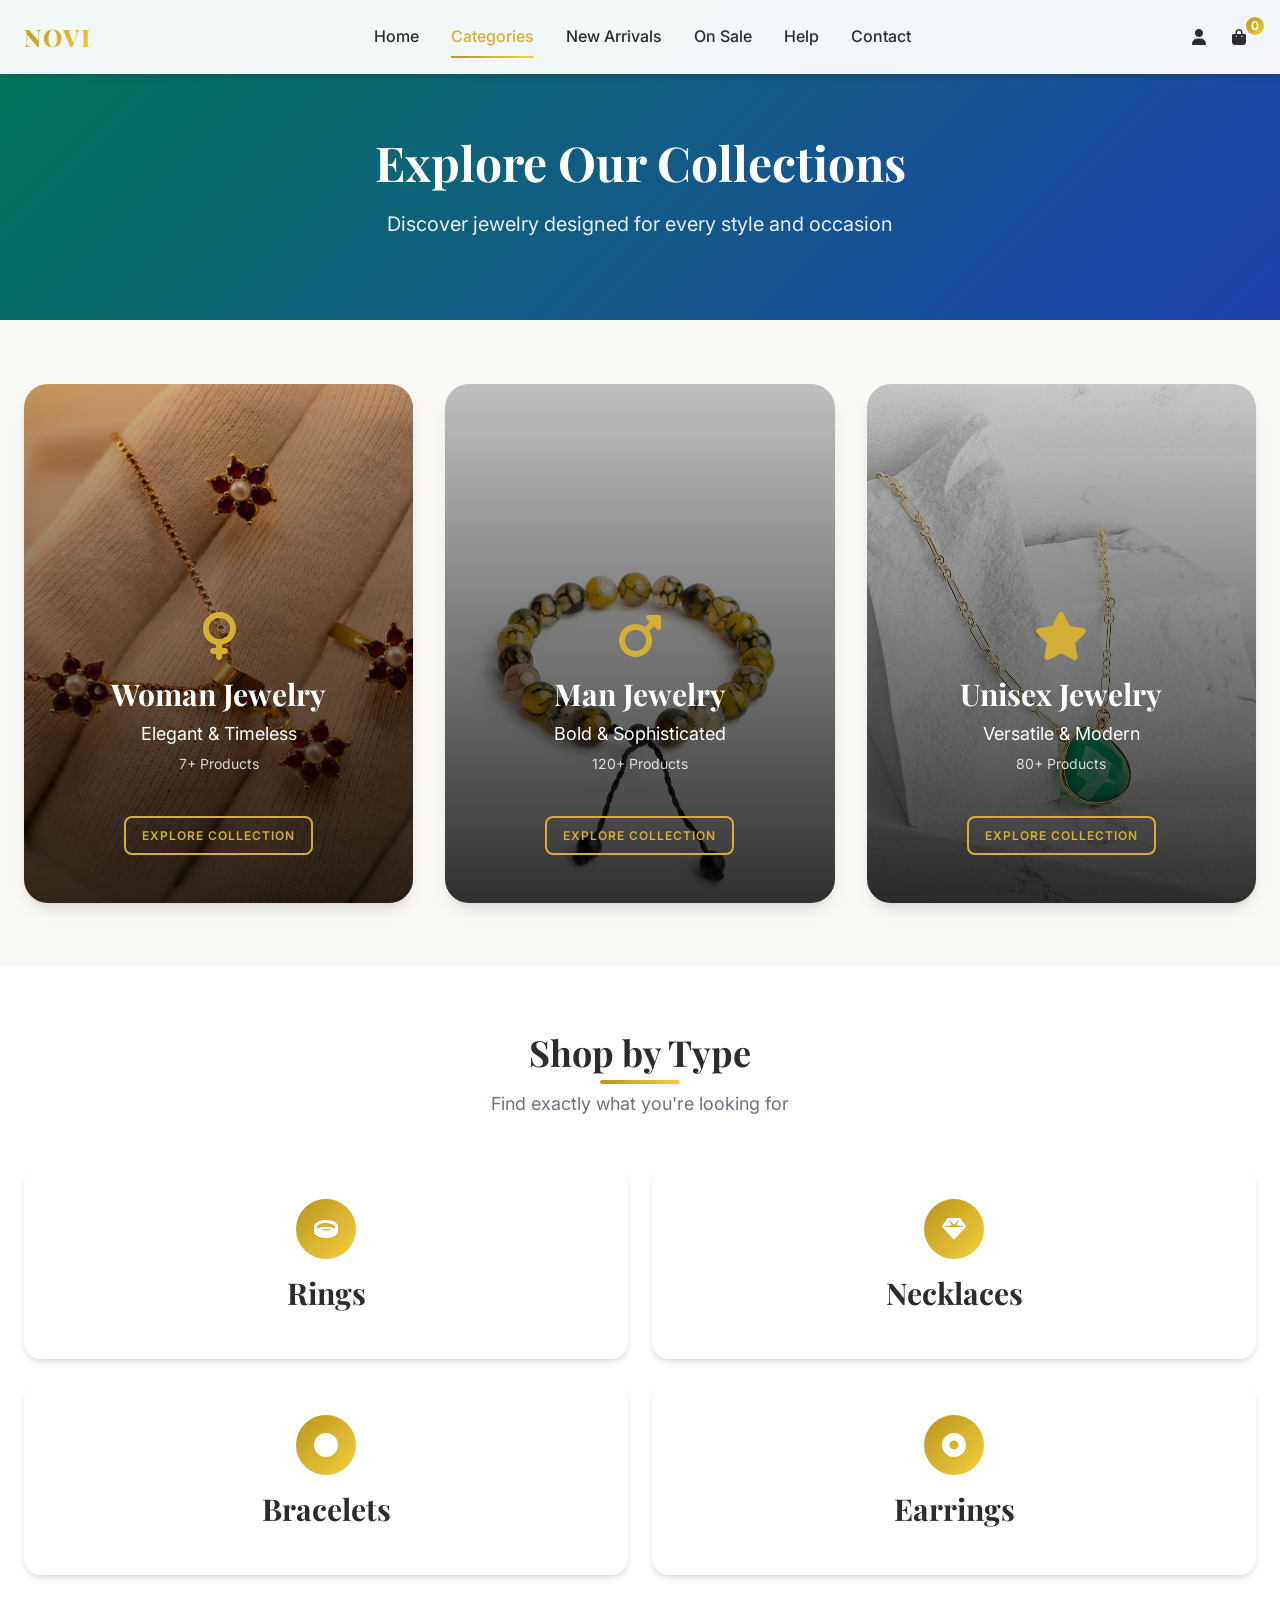
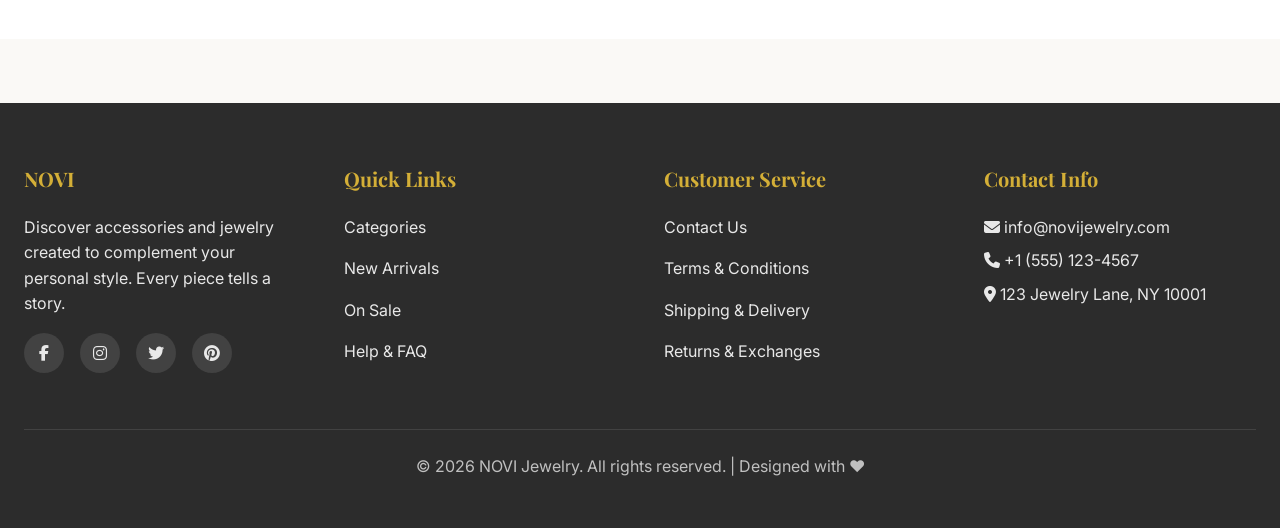
<file: categories.html>
<!DOCTYPE html>
<html lang="en">

<head>
    <meta charset="UTF-8">
    <meta name="viewport" content="width=device-width, initial-scale=1.0">
    <meta name="description"
        content="Explore NOVI's jewelry collections for men, women, and unisex. Find the perfect piece for your style.">
    <title>Categories - NOVI Jewelry</title>

    <link rel="stylesheet" href="styles.css">
    <link rel="stylesheet" href="components.css">
    <link rel="stylesheet" href="https://cdnjs.cloudflare.com/ajax/libs/font-awesome/6.4.0/css/all.min.css">
</head>

<body>

    <!-- Header/Navigation -->
    <header class="header">
        <div class="header-container">
            <a href="index.html" class="logo">NOVI</a>

            <nav class="nav-menu">
                <a href="index.html" class="nav-link">Home</a>
                <a href="categories.html" class="nav-link active">Categories</a>
                <a href="new-arrivals.html" class="nav-link">New Arrivals</a>
                <a href="on-sale.html" class="nav-link">On Sale</a>
                <a href="help.html" class="nav-link">Help</a>
                <a href="contact.html" class="nav-link">Contact</a>
            </nav>

            <div class="nav-icons">
                <a href="login.html" class="nav-icon" title="Account">
                    <i class="fas fa-user"></i>
                </a>
                <div class="nav-icon cart-badge" data-count="0" title="Cart">
                    <i class="fas fa-shopping-bag"></i>
                </div>
            </div>

            <div class="mobile-menu-toggle">
                <span></span>
                <span></span>
                <span></span>
            </div>
        </div>
    </header>

    <!-- Page Header -->
    <section class="page-header">
        <div class="page-header-content">
            <h1 class="page-title">Explore Our Collections</h1>
            <p class="page-subtitle">Discover jewelry designed for every style and occasion</p>
        </div>
    </section>

    <!-- Categories Grid -->
    <section class="section">
        <div class="container">
            <div class="grid grid-cols-1 md:grid-cols-3 gap-xl">

                <!-- Women's Category -->
                <a href="women.html" class="category-card reveal" style="text-decoration: none;">
                    <div class="category-image-wrapper">
                        <img src="images/women/nechlessset.png"
                            alt="Women's Jewelry Collection" class="category-image">
                        <div class="category-overlay">
                            <div class="category-content">
                                <i class="fas fa-venus category-icon"></i>
                                <h2 class="category-title">Woman Jewelry</h2>
                                <p class="category-description">Elegant & Timeless</p>
                                <p class="category-count">7+ Products</p>
                                <div class="btn btn-outline btn-sm" style="margin-top: var(--spacing-lg);">Explore
                                    Collection</div>
                            </div>
                        </div>
                    </div>
                </a>

                <!-- Men's Category -->
                <a href="men.html" class="category-card reveal" style="text-decoration: none;">
                    <div class="category-image-wrapper">
                        <img src="images/man/blackgoldenbracelete.png"
                            alt="Men's Jewelry Collection" class="category-image">
                        <div class="category-overlay">
                            <div class="category-content">
                                <i class="fas fa-mars category-icon"></i>
                                <h2 class="category-title">Man Jewelry</h2>
                                <p class="category-description">Bold & Sophisticated</p>
                                <p class="category-count">120+ Products</p>
                                <div class="btn btn-outline btn-sm" style="margin-top: var(--spacing-lg);">Explore
                                    Collection</div>
                            </div>
                        </div>
                    </div>
                </a>

                <!-- Unisex Category -->
                <a href="unisex.html" class="category-card reveal" style="text-decoration: none;">
                    <div class="category-image-wrapper">
                        <img src="images/unisex/greennecklace.png"
                            alt="Unisex Jewelry Collection" class="category-image">
                        <div class="category-overlay">
                            <div class="category-content">
                                <i class="fas fa-star category-icon"></i>
                                <h2 class="category-title">Unisex Jewelry</h2>
                                <p class="category-description">Versatile & Modern</p>
                                <p class="category-count">80+ Products</p>
                                <div class="btn btn-outline btn-sm" style="margin-top: var(--spacing-lg);">Explore
                                    Collection</div>
                            </div>
                        </div>
                    </div>
                </a>

            </div>
        </div>
    </section>

    <!-- Shop by Type -->
    <section class="section bg-white">
        <div class="container">
            <div class="section-header">
                <h2 class="section-title">Shop by Type</h2>
                <p class="section-subtitle">Find exactly what you're looking for</p>
            </div>

            <div class="grid grid-cols-2 md:grid-cols-4 gap-lg">
                <div class="type-card reveal">
                    <div class="type-icon-wrapper">
                        <i class="fas fa-ring"></i>
                    </div>
                    <h3>Rings</h3>
                </div>

                <div class="type-card reveal">
                    <div class="type-icon-wrapper">
                        <i class="fas fa-gem"></i>
                    </div>
                    <h3>Necklaces</h3>
                </div>

                <div class="type-card reveal">
                    <div class="type-icon-wrapper">
                        <i class="fas fa-circle"></i>
                    </div>
                    <h3>Bracelets</h3>
                </div>

                <div class="type-card reveal">
                    <div class="type-icon-wrapper">
                        <i class="fas fa-dot-circle"></i>
                    </div>
                    <h3>Earrings</h3>
                </div>
            </div>
        </div>
    </section>

    <!-- Footer -->
    <footer class="footer">
        <div class="container">
            <div class="footer-content">
                <div class="footer-section">
                    <h3>NOVI</h3>
                    <p>Discover accessories and jewelry created to complement your personal style. Every piece tells a
                        story.</p>
                    <div class="social-links">
                        <a href="#" class="social-icon"><i class="fab fa-facebook-f"></i></a>
                        <a href="#" class="social-icon"><i class="fab fa-instagram"></i></a>
                        <a href="#" class="social-icon"><i class="fab fa-twitter"></i></a>
                        <a href="#" class="social-icon"><i class="fab fa-pinterest"></i></a>
                    </div>
                </div>

                <div class="footer-section">
                    <h3>Quick Links</h3>
                    <div class="footer-links">
                        <a href="categories.html">Categories</a>
                        <a href="new-arrivals.html">New Arrivals</a>
                        <a href="on-sale.html">On Sale</a>
                        <a href="help.html">Help & FAQ</a>
                    </div>
                </div>

                <div class="footer-section">
                    <h3>Customer Service</h3>
                    <div class="footer-links">
                        <a href="contact.html">Contact Us</a>
                        <a href="terms.html">Terms & Conditions</a>
                        <a href="shipping.html">Shipping & Delivery</a>
                        <a href="returns.html">Returns & Exchanges</a>
                    </div>
                </div>

                <div class="footer-section">
                    <h3>Contact Info</h3>
                    <p><i class="fas fa-envelope"></i> info@novijewelry.com</p>
                    <p><i class="fas fa-phone"></i> +1 (555) 123-4567</p>
                    <p><i class="fas fa-map-marker-alt"></i> 123 Jewelry Lane, NY 10001</p>
                </div>
            </div>

            <div class="footer-bottom">
                <p>&copy; 2026 NOVI Jewelry. All rights reserved. | Designed with ❤️</p>
            </div>
        </div>
    </footer>

    <script src="main.js"></script>

</body>

</html>
</file>
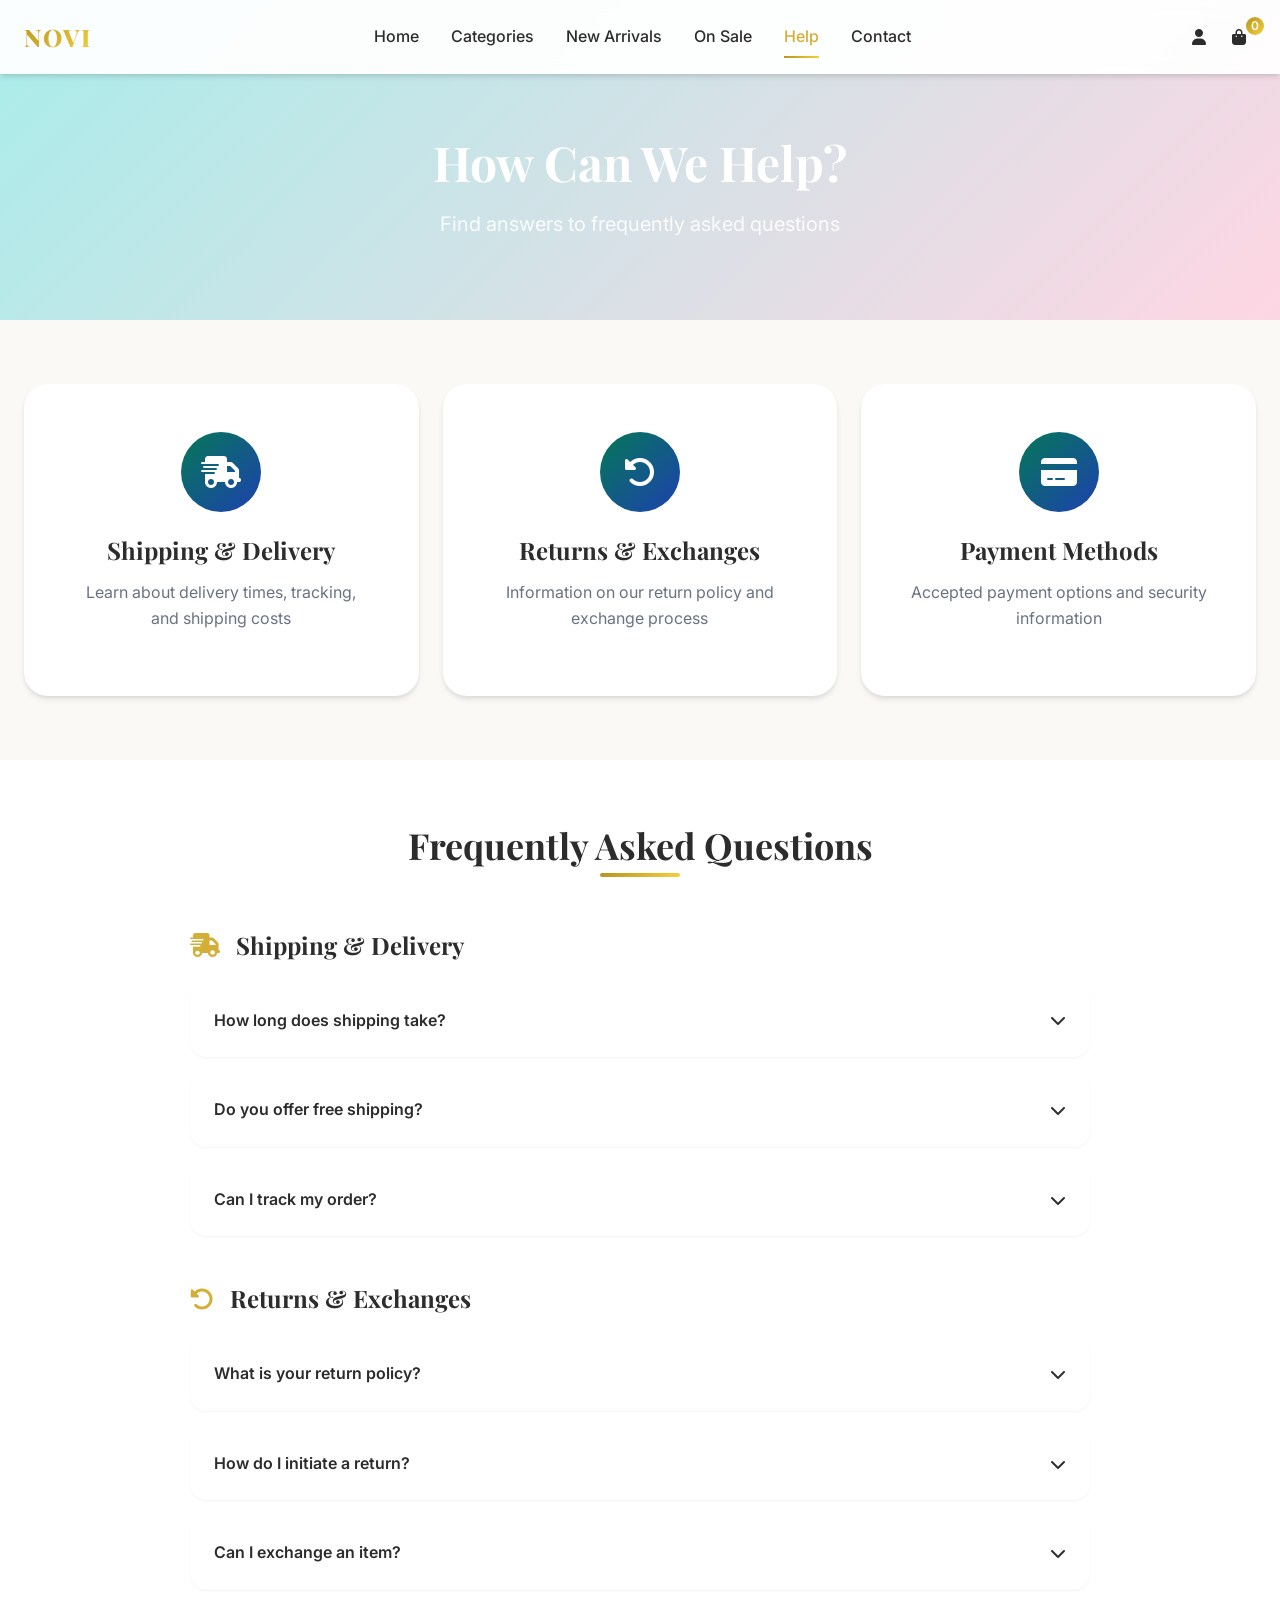
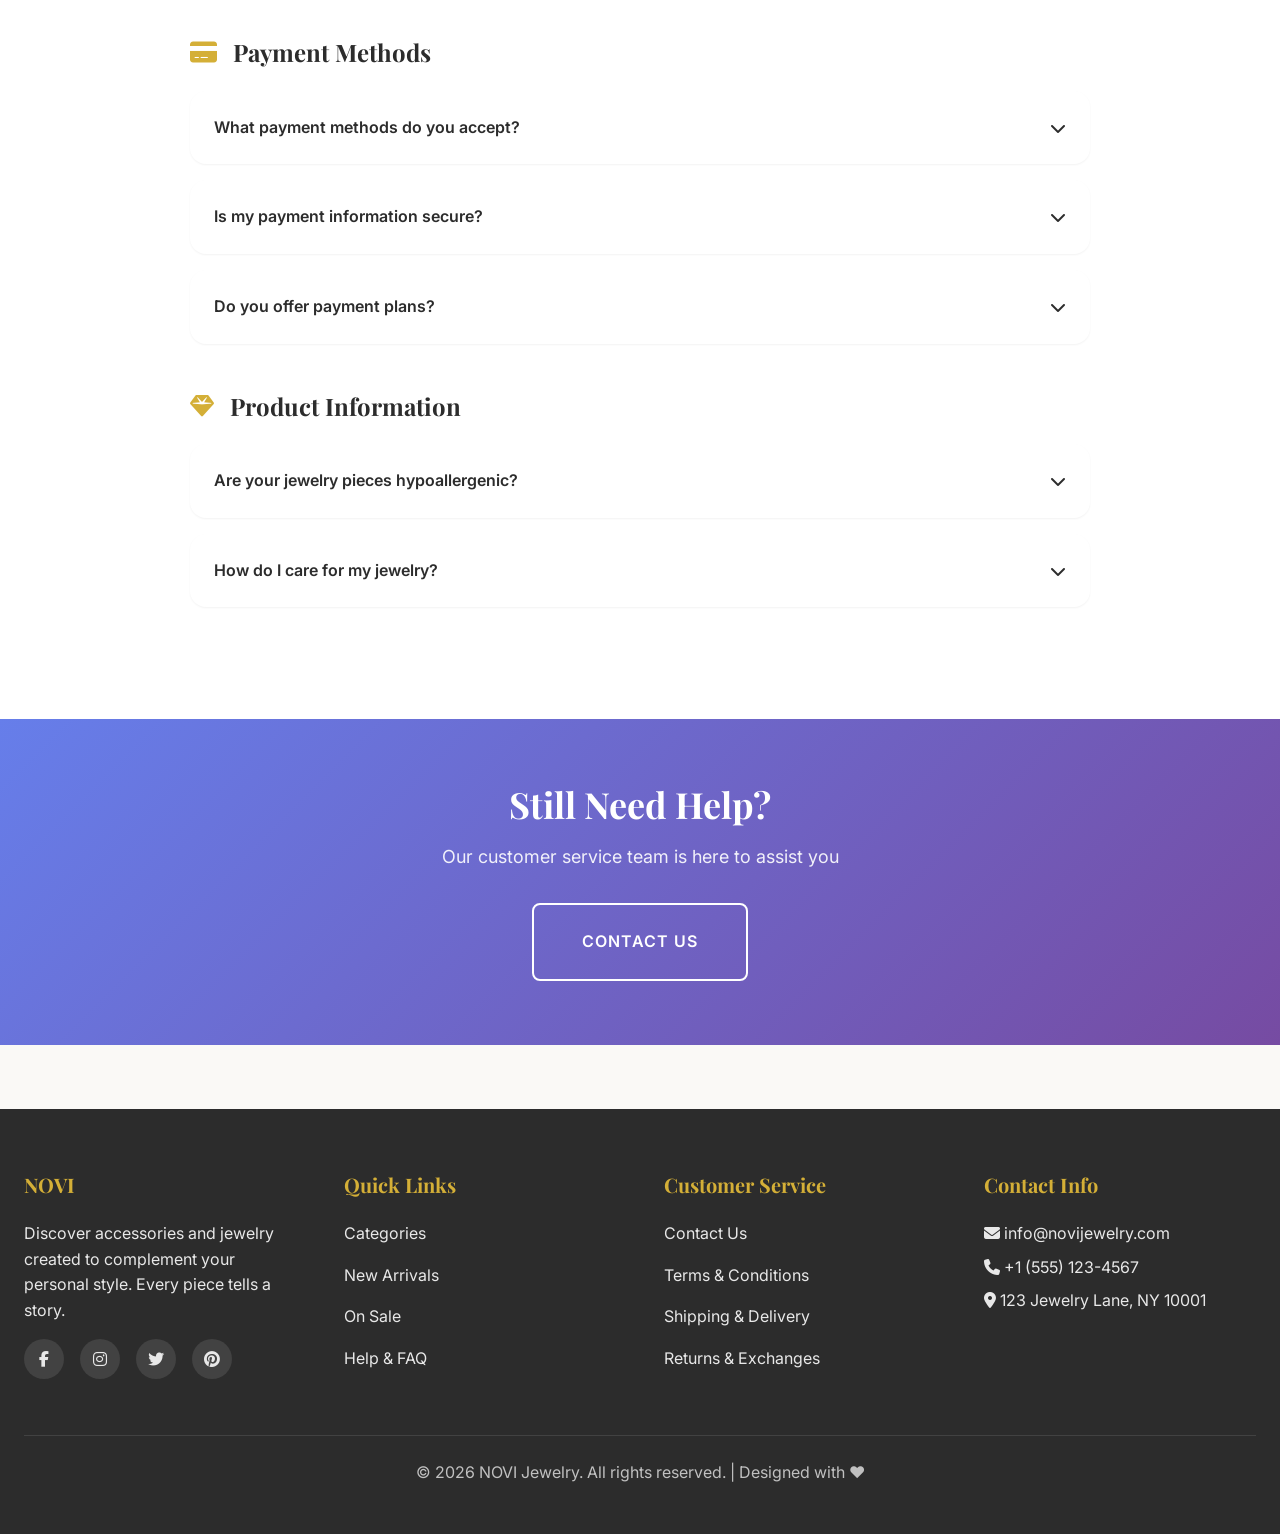
<file: help.html>
<!DOCTYPE html>
<html lang="en">

<head>
    <meta charset="UTF-8">
    <meta name="viewport" content="width=device-width, initial-scale=1.0">
    <meta name="description"
        content="Get help with your NOVI jewelry purchase. Find answers to FAQs about shipping, returns, payments, and more.">
    <title>Help & FAQ - NOVI Jewelry</title>

    <link rel="stylesheet" href="styles.css">
    <link rel="stylesheet" href="components.css">
    <link rel="stylesheet" href="https://cdnjs.cloudflare.com/ajax/libs/font-awesome/6.4.0/css/all.min.css">
</head>

<body>

    <!-- Header/Navigation -->
    <header class="header">
        <div class="header-container">
            <a href="index.html" class="logo">NOVI</a>

            <nav class="nav-menu">
                <a href="index.html" class="nav-link">Home</a>
                <a href="categories.html" class="nav-link">Categories</a>
                <a href="new-arrivals.html" class="nav-link">New Arrivals</a>
                <a href="on-sale.html" class="nav-link">On Sale</a>
                <a href="help.html" class="nav-link active">Help</a>
                <a href="contact.html" class="nav-link">Contact</a>
            </nav>

            <div class="nav-icons">
                <a href="login.html" class="nav-icon" title="Account">
                    <i class="fas fa-user"></i>
                </a>
                <div class="nav-icon cart-badge" data-count="0" title="Cart">
                    <i class="fas fa-shopping-bag"></i>
                </div>
            </div>

            <div class="mobile-menu-toggle">
                <span></span>
                <span></span>
                <span></span>
            </div>
        </div>
    </header>

    <!-- Page Header -->
    <section class="page-header" style="background: linear-gradient(135deg, #A8EDEA 0%, #FED6E3 100%);">
        <div class="page-header-content">
            <h1 class="page-title">How Can We Help?</h1>
            <p class="page-subtitle">Find answers to frequently asked questions</p>
        </div>
    </section>

    <!-- Help Categories -->
    <section class="section">
        <div class="container">
            <div class="grid grid-cols-1 md:grid-cols-3 gap-lg">
                <a href="#shipping" class="help-category-card reveal">
                    <div class="help-icon">
                        <i class="fas fa-shipping-fast"></i>
                    </div>
                    <h3>Shipping & Delivery</h3>
                    <p>Learn about delivery times, tracking, and shipping costs</p>
                </a>

                <a href="#returns" class="help-category-card reveal">
                    <div class="help-icon">
                        <i class="fas fa-undo-alt"></i>
                    </div>
                    <h3>Returns & Exchanges</h3>
                    <p>Information on our return policy and exchange process</p>
                </a>

                <a href="#payment" class="help-category-card reveal">
                    <div class="help-icon">
                        <i class="fas fa-credit-card"></i>
                    </div>
                    <h3>Payment Methods</h3>
                    <p>Accepted payment options and security information</p>
                </a>
            </div>
        </div>
    </section>

    <!-- FAQ Section -->
    <section class="section bg-white">
        <div class="container">
            <div class="section-header">
                <h2 class="section-title">Frequently Asked Questions</h2>
            </div>

            <div class="faq-container">

                <!-- Shipping FAQs -->
                <div id="shipping" class="faq-category">
                    <h3 class="faq-category-title"><i class="fas fa-shipping-fast"></i> Shipping & Delivery</h3>

                    <div class="faq-item">
                        <div class="faq-question" onclick="toggleFAQ(this)">
                            <span>How long does shipping take?</span>
                            <i class="fas fa-chevron-down"></i>
                        </div>
                        <div class="faq-answer">
                            <p>Standard shipping typically takes 5-7 business days. Express shipping (2-3 business days)
                                and overnight shipping options are also available at checkout. International shipping
                                times vary by destination but generally take 10-15 business days.</p>
                        </div>
                    </div>

                    <div class="faq-item">
                        <div class="faq-question" onclick="toggleFAQ(this)">
                            <span>Do you offer free shipping?</span>
                            <i class="fas fa-chevron-down"></i>
                        </div>
                        <div class="faq-answer">
                            <p>Yes! We offer free standard shipping on all orders over $100. For orders under $100, a
                                flat shipping fee of $8.99 applies.</p>
                        </div>
                    </div>

                    <div class="faq-item">
                        <div class="faq-question" onclick="toggleFAQ(this)">
                            <span>Can I track my order?</span>
                            <i class="fas fa-chevron-down"></i>
                        </div>
                        <div class="faq-answer">
                            <p>Absolutely! Once your order ships, you'll receive a tracking number via email. You can
                                use this number to track your package on our website or the carrier's website.</p>
                        </div>
                    </div>
                </div>

                <!-- Returns FAQs -->
                <div id="returns" class="faq-category">
                    <h3 class="faq-category-title"><i class="fas fa-undo-alt"></i> Returns & Exchanges</h3>

                    <div class="faq-item">
                        <div class="faq-question" onclick="toggleFAQ(this)">
                            <span>What is your return policy?</span>
                            <i class="fas fa-chevron-down"></i>
                        </div>
                        <div class="faq-answer">
                            <p>We offer a 30-day return policy for all unworn, undamaged items in their original
                                packaging. Custom or personalized items cannot be returned unless defective.</p>
                        </div>
                    </div>

                    <div class="faq-item">
                        <div class="faq-question" onclick="toggleFAQ(this)">
                            <span>How do I initiate a return?</span>
                            <i class="fas fa-chevron-down"></i>
                        </div>
                        <div class="faq-answer">
                            <p>Log into your account, go to "Order History," select the item you wish to return, and
                                click "Request Return." You'll receive a prepaid return label via email within 24 hours.
                            </p>
                        </div>
                    </div>

                    <div class="faq-item">
                        <div class="faq-question" onclick="toggleFAQ(this)">
                            <span>Can I exchange an item?</span>
                            <i class="fas fa-chevron-down"></i>
                        </div>
                        <div class="faq-answer">
                            <p>Yes! We offer free exchanges for different sizes or styles. Simply indicate your
                                preference when initiating your return, and we'll ship the replacement item immediately.
                            </p>
                        </div>
                    </div>
                </div>

                <!-- Payment FAQs -->
                <div id="payment" class="faq-category">
                    <h3 class="faq-category-title"><i class="fas fa-credit-card"></i> Payment Methods</h3>

                    <div class="faq-item">
                        <div class="faq-question" onclick="toggleFAQ(this)">
                            <span>What payment methods do you accept?</span>
                            <i class="fas fa-chevron-down"></i>
                        </div>
                        <div class="faq-answer">
                            <p>We accept all major credit cards (Visa, MasterCard, American Express, Discover), PayPal,
                                Apple Pay, Google Pay, and Shop Pay. We also offer Afterpay for installment payments.
                            </p>
                        </div>
                    </div>

                    <div class="faq-item">
                        <div class="faq-question" onclick="toggleFAQ(this)">
                            <span>Is my payment information secure?</span>
                            <i class="fas fa-chevron-down"></i>
                        </div>
                        <div class="faq-answer">
                            <p>Yes! We use industry-standard SSL encryption to protect your payment information. We
                                never store your complete credit card details on our servers.</p>
                        </div>
                    </div>

                    <div class="faq-item">
                        <div class="faq-question" onclick="toggleFAQ(this)">
                            <span>Do you offer payment plans?</span>
                            <i class="fas fa-chevron-down"></i>
                        </div>
                        <div class="faq-answer">
                            <p>Yes! Through Afterpay, you can split your purchase into 4 interest-free payments. This
                                option is available at checkout for orders between $35 and $1,000.</p>
                        </div>
                    </div>
                </div>

                <!-- Product FAQs -->
                <div class="faq-category">
                    <h3 class="faq-category-title"><i class="fas fa-gem"></i> Product Information</h3>

                    <div class="faq-item">
                        <div class="faq-question" onclick="toggleFAQ(this)">
                            <span>Are your jewelry pieces hypoallergenic?</span>
                            <i class="fas fa-chevron-down"></i>
                        </div>
                        <div class="faq-answer">
                            <p>Most of our jewelry is made from hypoallergenic materials including sterling silver, 14k
                                gold, and surgical steel. Product descriptions specify materials used for each item.</p>
                        </div>
                    </div>

                    <div class="faq-item">
                        <div class="faq-question" onclick="toggleFAQ(this)">
                            <span>How do I care for my jewelry?</span>
                            <i class="fas fa-chevron-down"></i>
                        </div>
                        <div class="faq-answer">
                            <p>Store jewelry in a cool, dry place away from direct sunlight. Clean with a soft cloth and
                                avoid exposure to chemicals, perfumes, and water. Detailed care instructions are
                                included with each purchase.</p>
                        </div>
                    </div>
                </div>

            </div>
        </div>
    </section>

    <!-- Still Need Help -->
    <section class="section" style="background: linear-gradient(135deg, #667EEA 0%, #764BA2 100%); color: white;">
        <div class="container text-center">
            <h2 style="color: white; margin-bottom: var(--spacing-md);">Still Need Help?</h2>
            <p style="font-size: var(--text-lg); margin-bottom: var(--spacing-xl); opacity: 0.9;">Our customer service
                team is here to assist you</p>
            <a href="contact.html" class="btn btn-outline btn-lg" style="border-color: white; color: white;">Contact
                Us</a>
        </div>
    </section>

    <!-- Footer -->
    <footer class="footer">
        <div class="container">
            <div class="footer-content">
                <div class="footer-section">
                    <h3>NOVI</h3>
                    <p>Discover accessories and jewelry created to complement your personal style. Every piece tells a
                        story.</p>
                    <div class="social-links">
                        <a href="#" class="social-icon"><i class="fab fa-facebook-f"></i></a>
                        <a href="#" class="social-icon"><i class="fab fa-instagram"></i></a>
                        <a href="#" class="social-icon"><i class="fab fa-twitter"></i></a>
                        <a href="#" class="social-icon"><i class="fab fa-pinterest"></i></a>
                    </div>
                </div>

                <div class="footer-section">
                    <h3>Quick Links</h3>
                    <div class="footer-links">
                        <a href="categories.html">Categories</a>
                        <a href="new-arrivals.html">New Arrivals</a>
                        <a href="on-sale.html">On Sale</a>
                        <a href="help.html">Help & FAQ</a>
                    </div>
                </div>

                <div class="footer-section">
                    <h3>Customer Service</h3>
                    <div class="footer-links">
                        <a href="contact.html">Contact Us</a>
                        <a href="terms.html">Terms & Conditions</a>
                        <a href="shipping.html">Shipping & Delivery</a>
                        <a href="returns.html">Returns & Exchanges</a>
                    </div>
                </div>

                <div class="footer-section">
                    <h3>Contact Info</h3>
                    <p><i class="fas fa-envelope"></i> info@novijewelry.com</p>
                    <p><i class="fas fa-phone"></i> +1 (555) 123-4567</p>
                    <p><i class="fas fa-map-marker-alt"></i> 123 Jewelry Lane, NY 10001</p>
                </div>
            </div>

            <div class="footer-bottom">
                <p>&copy; 2026 NOVI Jewelry. All rights reserved. | Designed with ❤️</p>
            </div>
        </div>
    </footer>

    <script src="main.js"></script>
    <script>
        function toggleFAQ(element) {
            const faqItem = element.parentElement;
            const isActive = faqItem.classList.contains('active');

            // Close all FAQ items
            document.querySelectorAll('.faq-item').forEach(item => {
                item.classList.remove('active');
            });

            // Open clicked item if it wasn't active
            if (!isActive) {
                faqItem.classList.add('active');
            }
        }
    </script>

</body>

</html>
</file>
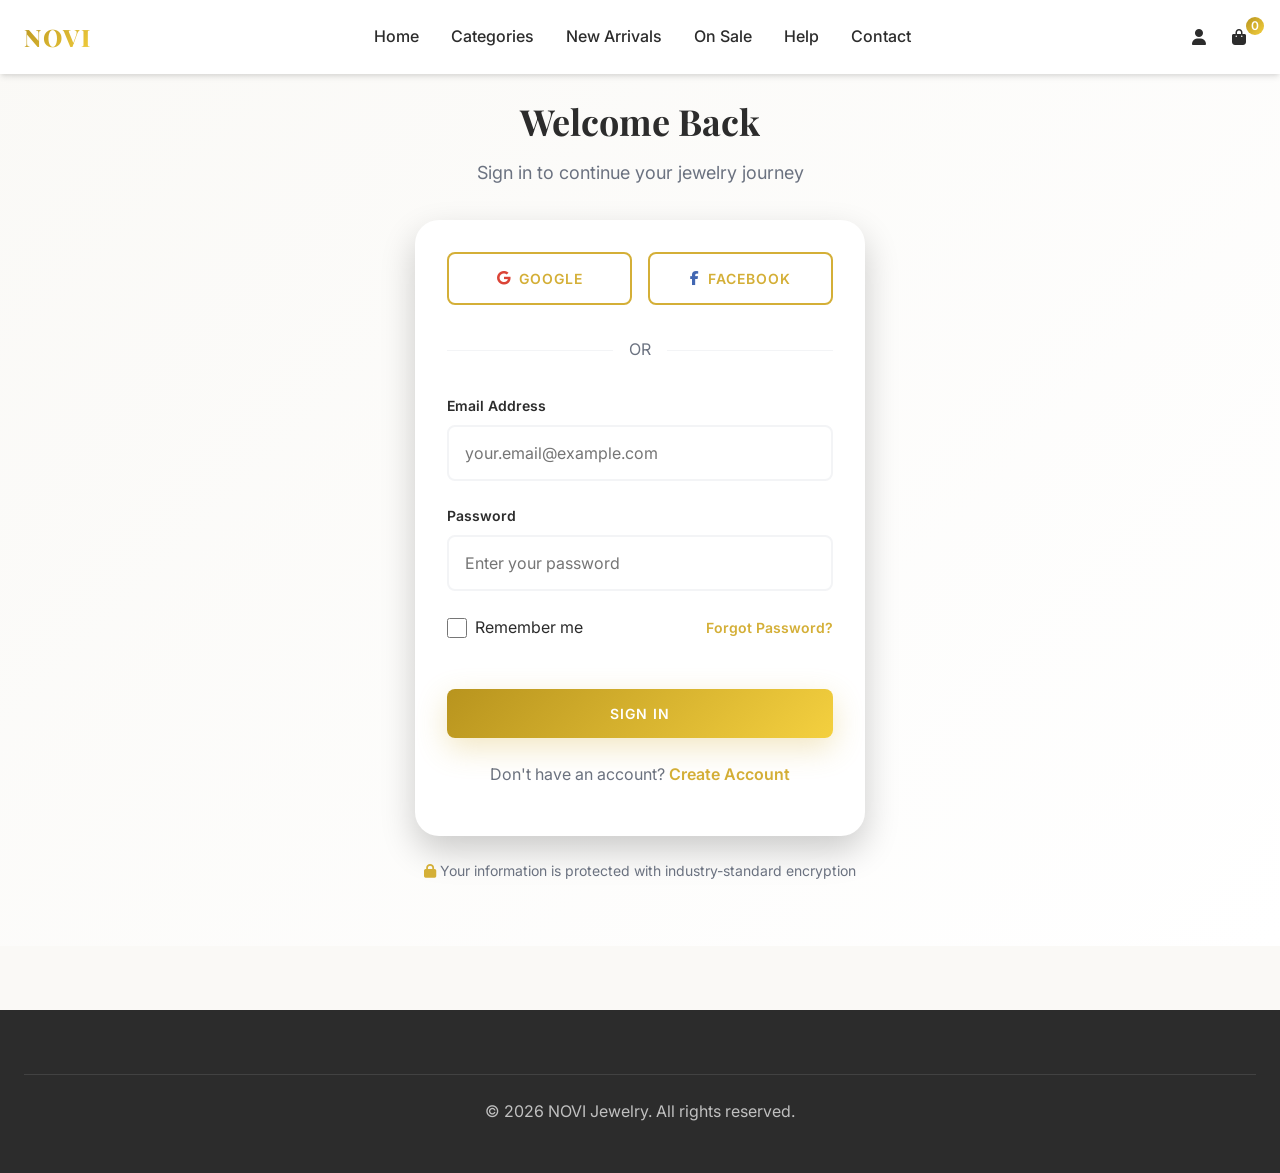
<file: login.html>
<!DOCTYPE html>
<html lang="en">

<head>
    <meta charset="UTF-8">
    <meta name="viewport" content="width=device-width, initial-scale=1.0">
    <meta name="description" content="Sign in to your NOVI account to access your jewelry collection.">
    <title>Login - NOVI Jewelry</title>

    <link rel="stylesheet" href="styles.css">
    <link rel="stylesheet" href="components.css">
    <link rel="stylesheet" href="https://cdnjs.cloudflare.com/ajax/libs/font-awesome/6.4.0/css/all.min.css">
</head>

<body>

    <!-- Header -->
    <header class="header">
        <div class="header-container">
            <a href="index.html" class="logo">NOVI</a>

            <nav class="nav-menu">
                <a href="index.html" class="nav-link">Home</a>
                <a href="categories.html" class="nav-link">Categories</a>
                <a href="new-arrivals.html" class="nav-link">New Arrivals</a>
                <a href="on-sale.html" class="nav-link">On Sale</a>
                <a href="help.html" class="nav-link">Help</a>
                <a href="contact.html" class="nav-link">Contact</a>
            </nav>

            <div class="nav-icons">
                <a href="login.html" class="nav-icon">
                    <i class="fas fa-user"></i>
                </a>
                <div class="nav-icon cart-badge" data-count="0">
                    <i class="fas fa-shopping-bag"></i>
                </div>
            </div>

            <div class="mobile-menu-toggle">
                <span></span>
                <span></span>
                <span></span>
            </div>
        </div>
    </header>

    <!-- Login Section -->
    <section class="section"
        style="min-height: 100vh; display: flex; align-items: center; padding-top: 100px; background: linear-gradient(135deg, #FAF9F6 0%, #FFFFFF 100%);">
        <div class="container">
            <div style="max-width: 450px; margin: 0 auto;">

                <div class="text-center mb-xl">
                    <h1 style="font-size: var(--text-4xl); margin-bottom: var(--spacing-md);">Welcome Back</h1>
                    <p style="color: var(--color-gray); font-size: var(--text-lg);">Sign in to continue your jewelry
                        journey</p>
                </div>

                <div class="bg-white p-xl" style="border-radius: var(--radius-xl); box-shadow: var(--shadow-elegant);">

                    <!-- Social Login (Visual Only) -->
                    <div
                        style="display: grid; grid-template-columns: 1fr 1fr; gap: var(--spacing-md); margin-bottom: var(--spacing-xl);">
                        <button class="btn btn-outline"
                            style="display: flex; align-items: center; justify-content: center; gap: var(--spacing-sm);">
                            <i class="fab fa-google" style="color: #DB4437;"></i>
                            Google
                        </button>
                        <button class="btn btn-outline"
                            style="display: flex; align-items: center; justify-content: center; gap: var(--spacing-sm);">
                            <i class="fab fa-facebook-f" style="color: #4267B2;"></i>
                            Facebook
                        </button>
                    </div>

                    <div style="text-align: center; margin-bottom: var(--spacing-xl); position: relative;">
                        <span
                            style="background: white; padding: 0 var(--spacing-md); position: relative; z-index: 2; color: var(--color-gray);">OR</span>
                        <div
                            style="position: absolute; top: 50%; left: 0; right: 0; height: 1px; background: var(--color-gray-light); z-index: 1;">
                        </div>
                    </div>

                    <!-- Login Form -->
                    <form id="login-form">
                        <div class="form-group">
                            <label class="form-label">Email Address</label>
                            <input type="email" name="email" class="form-input" placeholder="your.email@example.com"
                                required>
                        </div>

                        <div class="form-group">
                            <label class="form-label">Password</label>
                            <input type="password" name="password" class="form-input" placeholder="Enter your password"
                                required>
                        </div>

                        <div class="form-group"
                            style="display: flex; justify-content: space-between; align-items: center;">
                            <label class="form-checkbox">
                                <input type="checkbox">
                                <span>Remember me</span>
                            </label>
                            <a href="#"
                                style="color: var(--color-gold); font-size: var(--text-sm); font-weight: 600;">Forgot
                                Password?</a>
                        </div>

                        <button type="submit" class="btn btn-primary"
                            style="width: 100%; margin-top: var(--spacing-lg);">
                            Sign In
                        </button>
                    </form>

                    <div class="text-center mt-lg">
                        <p style="color: var(--color-gray);">
                            Don't have an account?
                            <a href="signup.html" style="color: var(--color-gold); font-weight: 600;">Create Account</a>
                        </p>
                    </div>

                </div>

                <!-- Security Notice -->
                <div class="text-center mt-lg" style="color: var(--color-gray); font-size: var(--text-sm);">
                    <i class="fas fa-lock" style="color: var(--color-gold);"></i>
                    Your information is protected with industry-standard encryption
                </div>

            </div>
        </div>
    </section>

    <!-- Footer -->
    <footer class="footer">
        <div class="container">
            <div class="footer-bottom">
                <p>&copy; 2026 NOVI Jewelry. All rights reserved.</p>
            </div>
        </div>
    </footer>

    <script src="products.js"></script>
    <script src="main.js"></script>

</body>

</html>
</file>
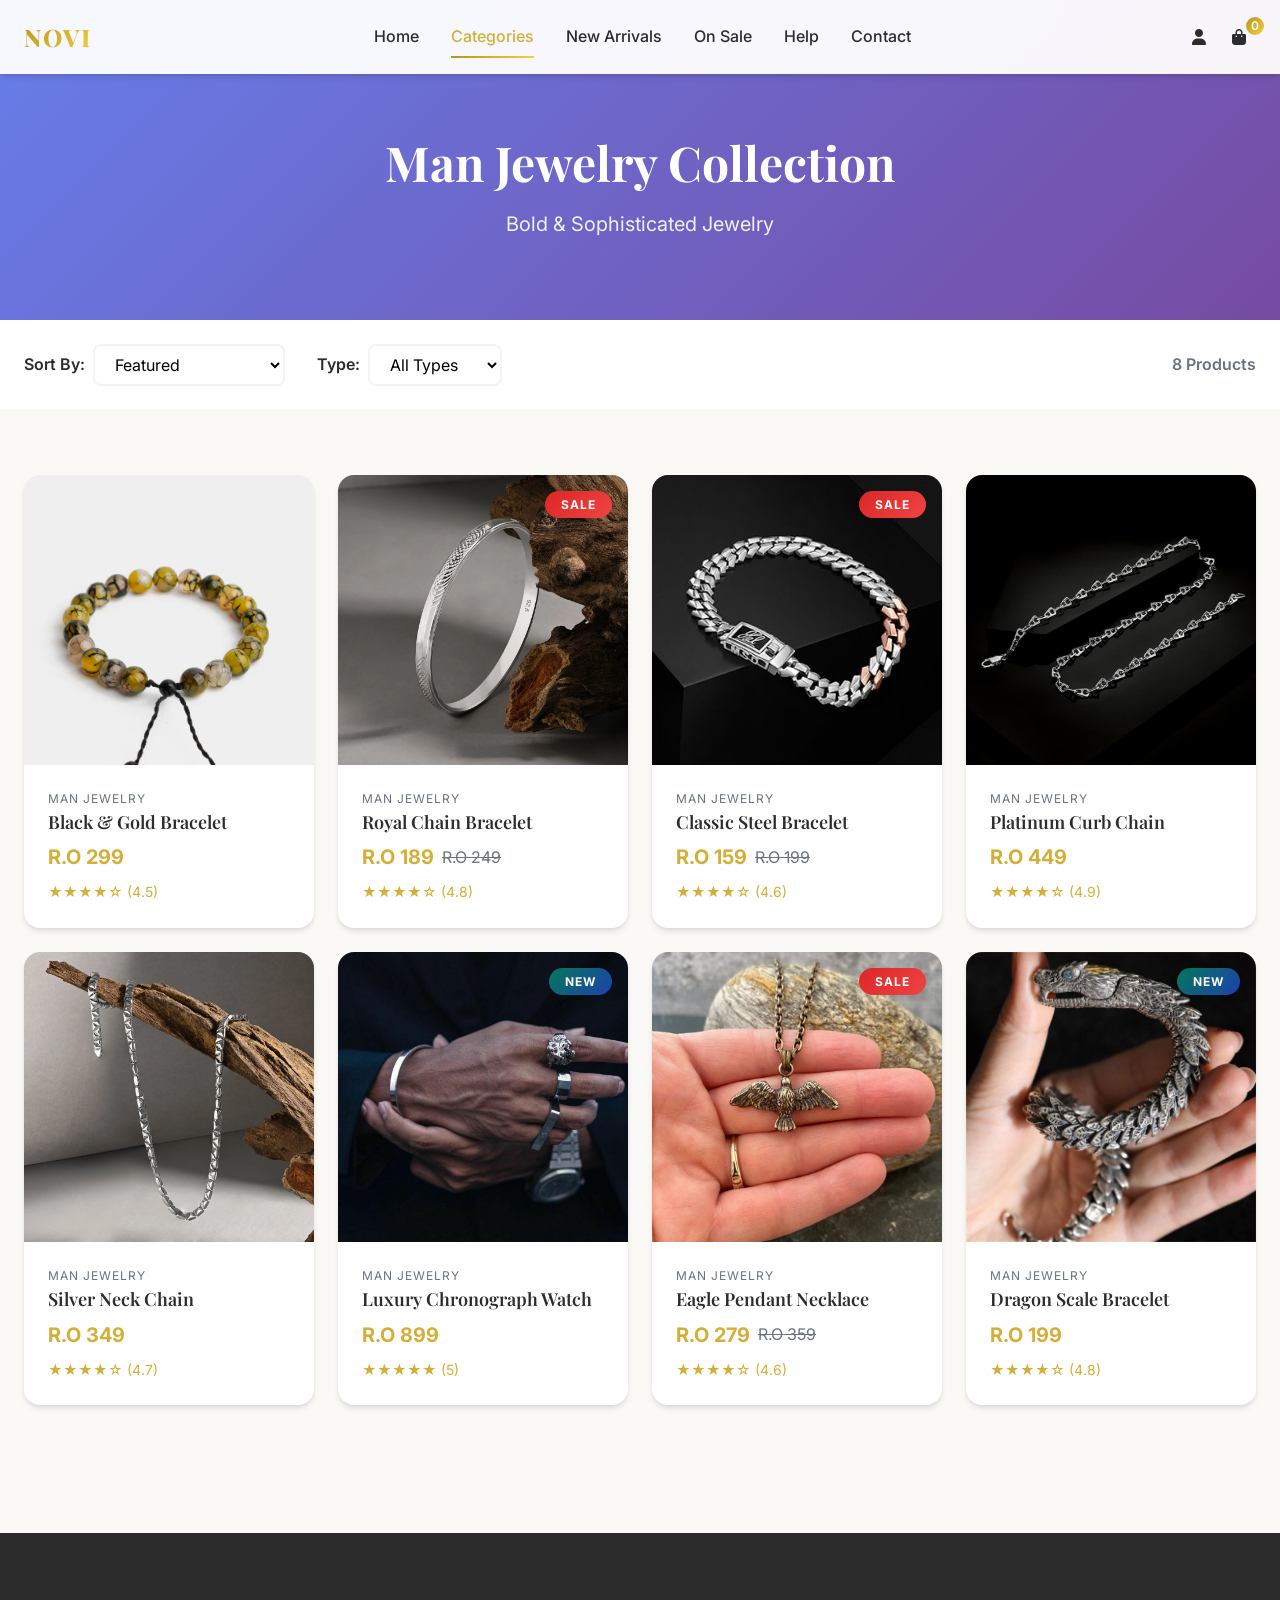
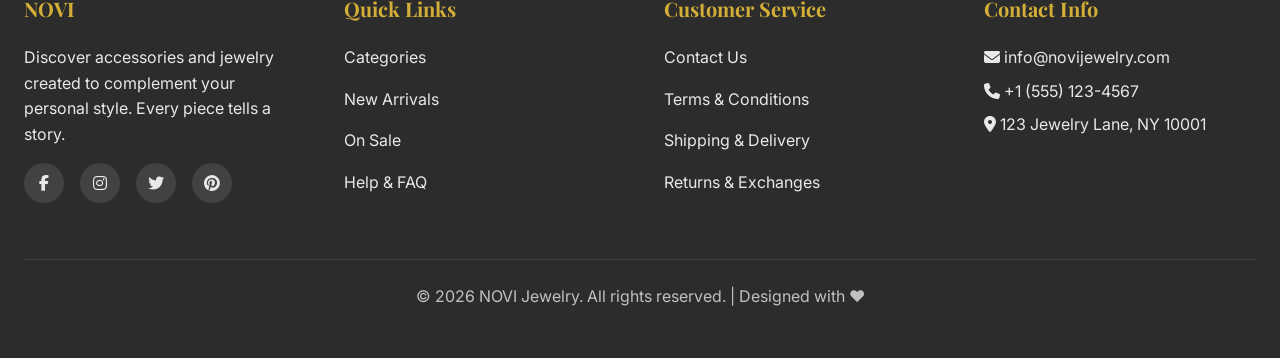
<file: men.html>
<!DOCTYPE html>
<html lang="en">

<head>
    <meta charset="UTF-8">
    <meta name="viewport" content="width=device-width, initial-scale=1.0">
    <meta name="description"
        content="Shop bold men's jewelry at NOVI. Discover sophisticated rings, bracelets, necklaces, and accessories.">
    <title>Man Jewelry - NOVI</title>

    <link rel="stylesheet" href="styles.css">
    <link rel="stylesheet" href="components.css">
    <link rel="stylesheet" href="https://cdnjs.cloudflare.com/ajax/libs/font-awesome/6.4.0/css/all.min.css">
</head>

<body>

    <!-- Header/Navigation -->
    <header class="header">
        <div class="header-container">
            <a href="index.html" class="logo">NOVI</a>

            <nav class="nav-menu">
                <a href="index.html" class="nav-link">Home</a>
                <a href="categories.html" class="nav-link active">Categories</a>
                <a href="new-arrivals.html" class="nav-link">New Arrivals</a>
                <a href="on-sale.html" class="nav-link">On Sale</a>
                <a href="help.html" class="nav-link">Help</a>
                <a href="contact.html" class="nav-link">Contact</a>
            </nav>

            <div class="nav-icons">
                <a href="login.html" class="nav-icon" title="Account">
                    <i class="fas fa-user"></i>
                </a>
                <div class="nav-icon cart-badge" data-count="0" title="Cart">
                    <i class="fas fa-shopping-bag"></i>
                </div>
            </div>

            <div class="mobile-menu-toggle">
                <span></span>
                <span></span>
                <span></span>
            </div>
        </div>
    </header>

    <!-- Page Header -->
    <section class="page-header" style="background: linear-gradient(135deg, #667EEA 0%, #764BA2 100%);">
        <div class="page-header-content">
            <h1 class="page-title">Man Jewelry Collection</h1>
            <p class="page-subtitle">Bold & Sophisticated Jewelry</p>
        </div>
    </section>

    <!-- Filter Bar -->
    <section class="filter-bar">
        <div class="container">
            <div class="filter-controls">
                <div class="filter-group">
                    <label>Sort By:</label>
                    <select class="filter-select" onchange="sortProducts(this.value, 'men')">
                        <option value="featured">Featured</option>
                        <option value="price-low">Price: Low to High</option>
                        <option value="price-high">Price: High to Low</option>
                        <option value="newest">Newest</option>
                    </select>
                </div>

                <div class="filter-group">
                    <label>Type:</label>
                    <select class="filter-select" onchange="filterByType(this.value, 'men')">
                        <option value="all">All Types</option>
                        <option value="necklace">Necklaces</option>
                        <option value="ring">Rings</option>
                        <option value="bracelet">Bracelets</option>
                        <option value="watch">Watches</option>
                    </select>
                </div>

                <div class="filter-results">
                    <span id="product-count">120 Products</span>
                </div>
            </div>
        </div>
    </section>

    <!-- Products Grid -->
    <section class="section">
        <div class="container">
            <div class="grid grid-cols-1 md:grid-cols-3 lg:grid-cols-4 gap-lg" id="men-products"></div>
        </div>
    </section>

    <!-- Footer -->
    <footer class="footer">
        <div class="container">
            <div class="footer-content">
                <div class="footer-section">
                    <h3>NOVI</h3>
                    <p>Discover accessories and jewelry created to complement your personal style. Every piece tells a
                        story.</p>
                    <div class="social-links">
                        <a href="#" class="social-icon"><i class="fab fa-facebook-f"></i></a>
                        <a href="#" class="social-icon"><i class="fab fa-instagram"></i></a>
                        <a href="#" class="social-icon"><i class="fab fa-twitter"></i></a>
                        <a href="#" class="social-icon"><i class="fab fa-pinterest"></i></a>
                    </div>
                </div>

                <div class="footer-section">
                    <h3>Quick Links</h3>
                    <div class="footer-links">
                        <a href="categories.html">Categories</a>
                        <a href="new-arrivals.html">New Arrivals</a>
                        <a href="on-sale.html">On Sale</a>
                        <a href="help.html">Help & FAQ</a>
                    </div>
                </div>

                <div class="footer-section">
                    <h3>Customer Service</h3>
                    <div class="footer-links">
                        <a href="contact.html">Contact Us</a>
                        <a href="terms.html">Terms & Conditions</a>
                        <a href="shipping.html">Shipping & Delivery</a>
                        <a href="returns.html">Returns & Exchanges</a>
                    </div>
                </div>

                <div class="footer-section">
                    <h3>Contact Info</h3>
                    <p><i class="fas fa-envelope"></i> info@novijewelry.com</p>
                    <p><i class="fas fa-phone"></i> +1 (555) 123-4567</p>
                    <p><i class="fas fa-map-marker-alt"></i> 123 Jewelry Lane, NY 10001</p>
                </div>
            </div>

            <div class="footer-bottom">
                <p>&copy; 2026 NOVI Jewelry. All rights reserved. | Designed with ❤️</p>
            </div>
        </div>
    </footer>

    <script src="products.js"></script>
    <script src="main.js"></script>
    <script>
        // Load men's products
        window.addEventListener('load', function () {
            const products = getProductsByCategory('men');
            renderProducts(products, 'men-products');
            document.getElementById('product-count').textContent = products.length + ' Products';
        });
    </script>

</body>

</html>
</file>
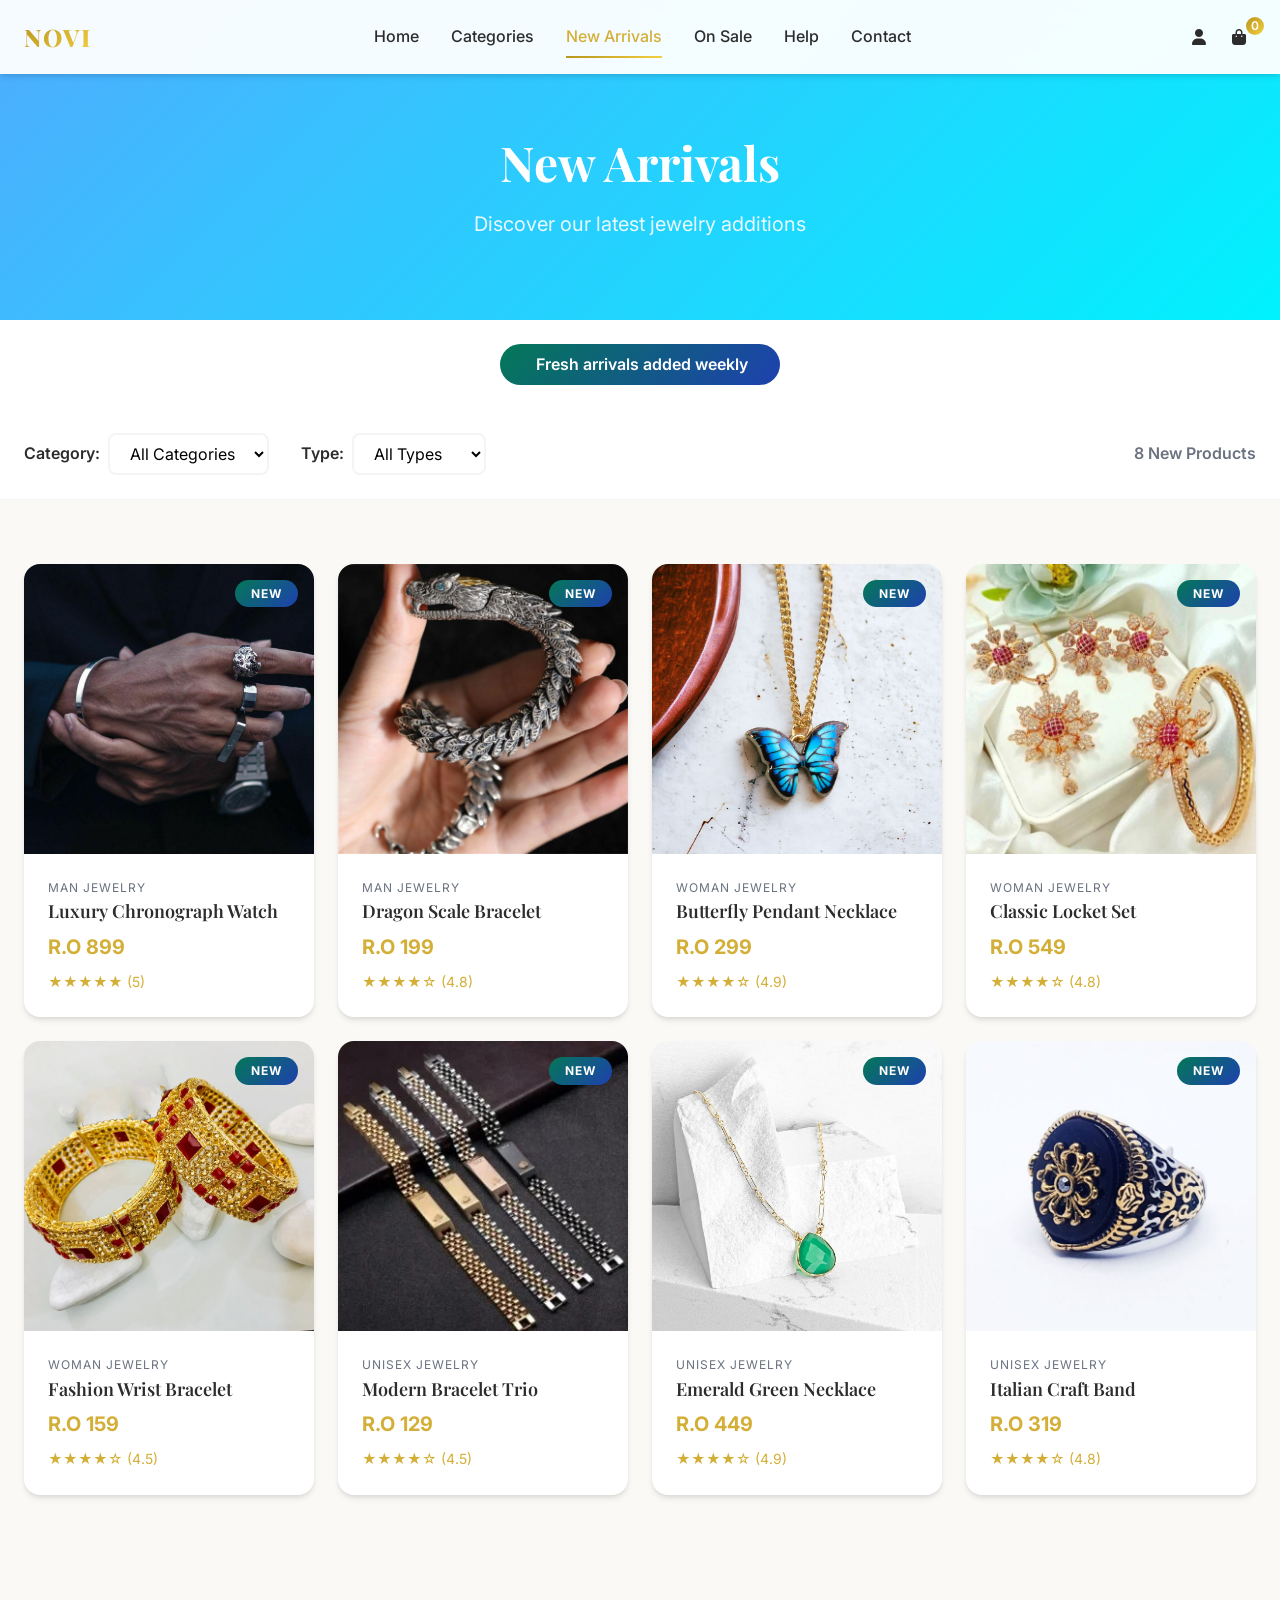
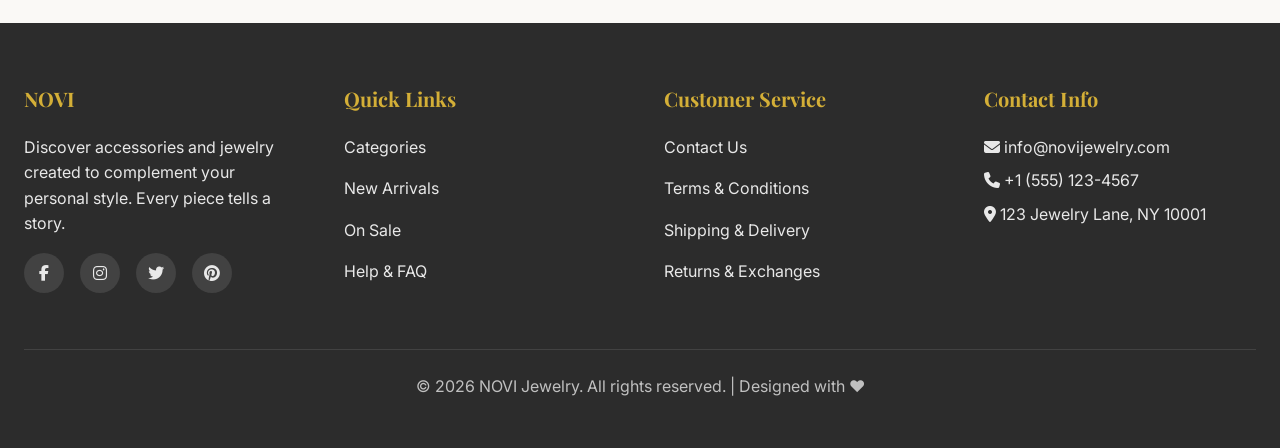
<file: new-arrivals.html>
<!DOCTYPE html>
<html lang="en">

<head>
    <meta charset="UTF-8">
    <meta name="viewport" content="width=device-width, initial-scale=1.0">
    <meta name="description"
        content="Discover the latest jewelry arrivals at NOVI. Shop new necklaces, rings, bracelets, and more.">
    <title>New Arrivals - NOVI Jewelry</title>

    <link rel="stylesheet" href="styles.css">
    <link rel="stylesheet" href="components.css">
    <link rel="stylesheet" href="https://cdnjs.cloudflare.com/ajax/libs/font-awesome/6.4.0/css/all.min.css">
</head>

<body>

    <!-- Header/Navigation -->
    <header class="header">
        <div class="header-container">
            <a href="index.html" class="logo">NOVI</a>

            <nav class="nav-menu">
                <a href="index.html" class="nav-link">Home</a>
                <a href="categories.html" class="nav-link">Categories</a>
                <a href="new-arrivals.html" class="nav-link active">New Arrivals</a>
                <a href="on-sale.html" class="nav-link">On Sale</a>
                <a href="help.html" class="nav-link">Help</a>
                <a href="contact.html" class="nav-link">Contact</a>
            </nav>

            <div class="nav-icons">
                <a href="login.html" class="nav-icon" title="Account">
                    <i class="fas fa-user"></i>
                </a>
                <div class="nav-icon cart-badge" data-count="0" title="Cart">
                    <i class="fas fa-shopping-bag"></i>
                </div>
            </div>

            <div class="mobile-menu-toggle">
                <span></span>
                <span></span>
                <span></span>
            </div>
        </div>
    </header>

    <!-- Page Header -->
    <section class="page-header" style="background: linear-gradient(135deg, #4FACFE 0%, #00F2FE 100%);">
        <div class="page-header-content">
            <h1 class="page-title">New Arrivals</h1>
            <p class="page-subtitle">Discover our latest jewelry additions</p>
        </div>
    </section>

    <!-- New Badge Banner -->
    <section class="section bg-white" style="padding: var(--spacing-lg) 0;">
        <div class="container">
            <div class="text-center">
                <div
                    style="display: inline-block; background: var(--gradient-primary); color: white; padding: var(--spacing-sm) var(--spacing-xl); border-radius: var(--radius-full); font-weight: 600;">
                    <i class="fas fa-sparkles"></i> Fresh arrivals added weekly
                </div>
            </div>
        </div>
    </section>

    <!-- Filter Bar -->
    <section class="filter-bar">
        <div class="container">
            <div class="filter-controls">
                <div class="filter-group">
                    <label>Category:</label>
                    <select class="filter-select" onchange="filterByCategory(this.value)">
                        <option value="all">All Categories</option>
                        <option value="women">Women</option>
                        <option value="men">Men</option>
                        <option value="unisex">Unisex</option>
                    </select>
                </div>

                <div class="filter-group">
                    <label>Type:</label>
                    <select class="filter-select" onchange="filterByType(this.value, 'new')">
                        <option value="all">All Types</option>
                        <option value="necklace">Necklaces</option>
                        <option value="ring">Rings</option>
                        <option value="bracelet">Bracelets</option>
                        <option value="earrings">Earrings</option>
                    </select>
                </div>

                <div class="filter-results">
                    <span id="product-count">45 New Products</span>
                </div>
            </div>
        </div>
    </section>

    <!-- Products Grid -->
    <section class="section">
        <div class="container">
            <div class="grid grid-cols-1 md:grid-cols-3 lg:grid-cols-4 gap-lg" id="new-arrivals-products"></div>
        </div>
    </section>

    <!-- Footer -->
    <footer class="footer">
        <div class="container">
            <div class="footer-content">
                <div class="footer-section">
                    <h3>NOVI</h3>
                    <p>Discover accessories and jewelry created to complement your personal style. Every piece tells a
                        story.</p>
                    <div class="social-links">
                        <a href="#" class="social-icon"><i class="fab fa-facebook-f"></i></a>
                        <a href="#" class="social-icon"><i class="fab fa-instagram"></i></a>
                        <a href="#" class="social-icon"><i class="fab fa-twitter"></i></a>
                        <a href="#" class="social-icon"><i class="fab fa-pinterest"></i></a>
                    </div>
                </div>

                <div class="footer-section">
                    <h3>Quick Links</h3>
                    <div class="footer-links">
                        <a href="categories.html">Categories</a>
                        <a href="new-arrivals.html">New Arrivals</a>
                        <a href="on-sale.html">On Sale</a>
                        <a href="help.html">Help & FAQ</a>
                    </div>
                </div>

                <div class="footer-section">
                    <h3>Customer Service</h3>
                    <div class="footer-links">
                        <a href="contact.html">Contact Us</a>
                        <a href="terms.html">Terms & Conditions</a>
                        <a href="shipping.html">Shipping & Delivery</a>
                        <a href="returns.html">Returns & Exchanges</a>
                    </div>
                </div>

                <div class="footer-section">
                    <h3>Contact Info</h3>
                    <p><i class="fas fa-envelope"></i> info@novijewelry.com</p>
                    <p><i class="fas fa-phone"></i> +1 (555) 123-4567</p>
                    <p><i class="fas fa-map-marker-alt"></i> 123 Jewelry Lane, NY 10001</p>
                </div>
            </div>

            <div class="footer-bottom">
                <p>&copy; 2026 NOVI Jewelry. All rights reserved. | Designed with ❤️</p>
            </div>
        </div>
    </footer>

    <script src="products.js"></script>
    <script src="main.js"></script>
    <script>
        // Load new arrivals
        window.addEventListener('load', function () {
            const products = getNewArrivals();
            renderProducts(products, 'new-arrivals-products');
            document.getElementById('product-count').textContent = products.length + ' New Products';
        });
    </script>

</body>

</html>
</file>
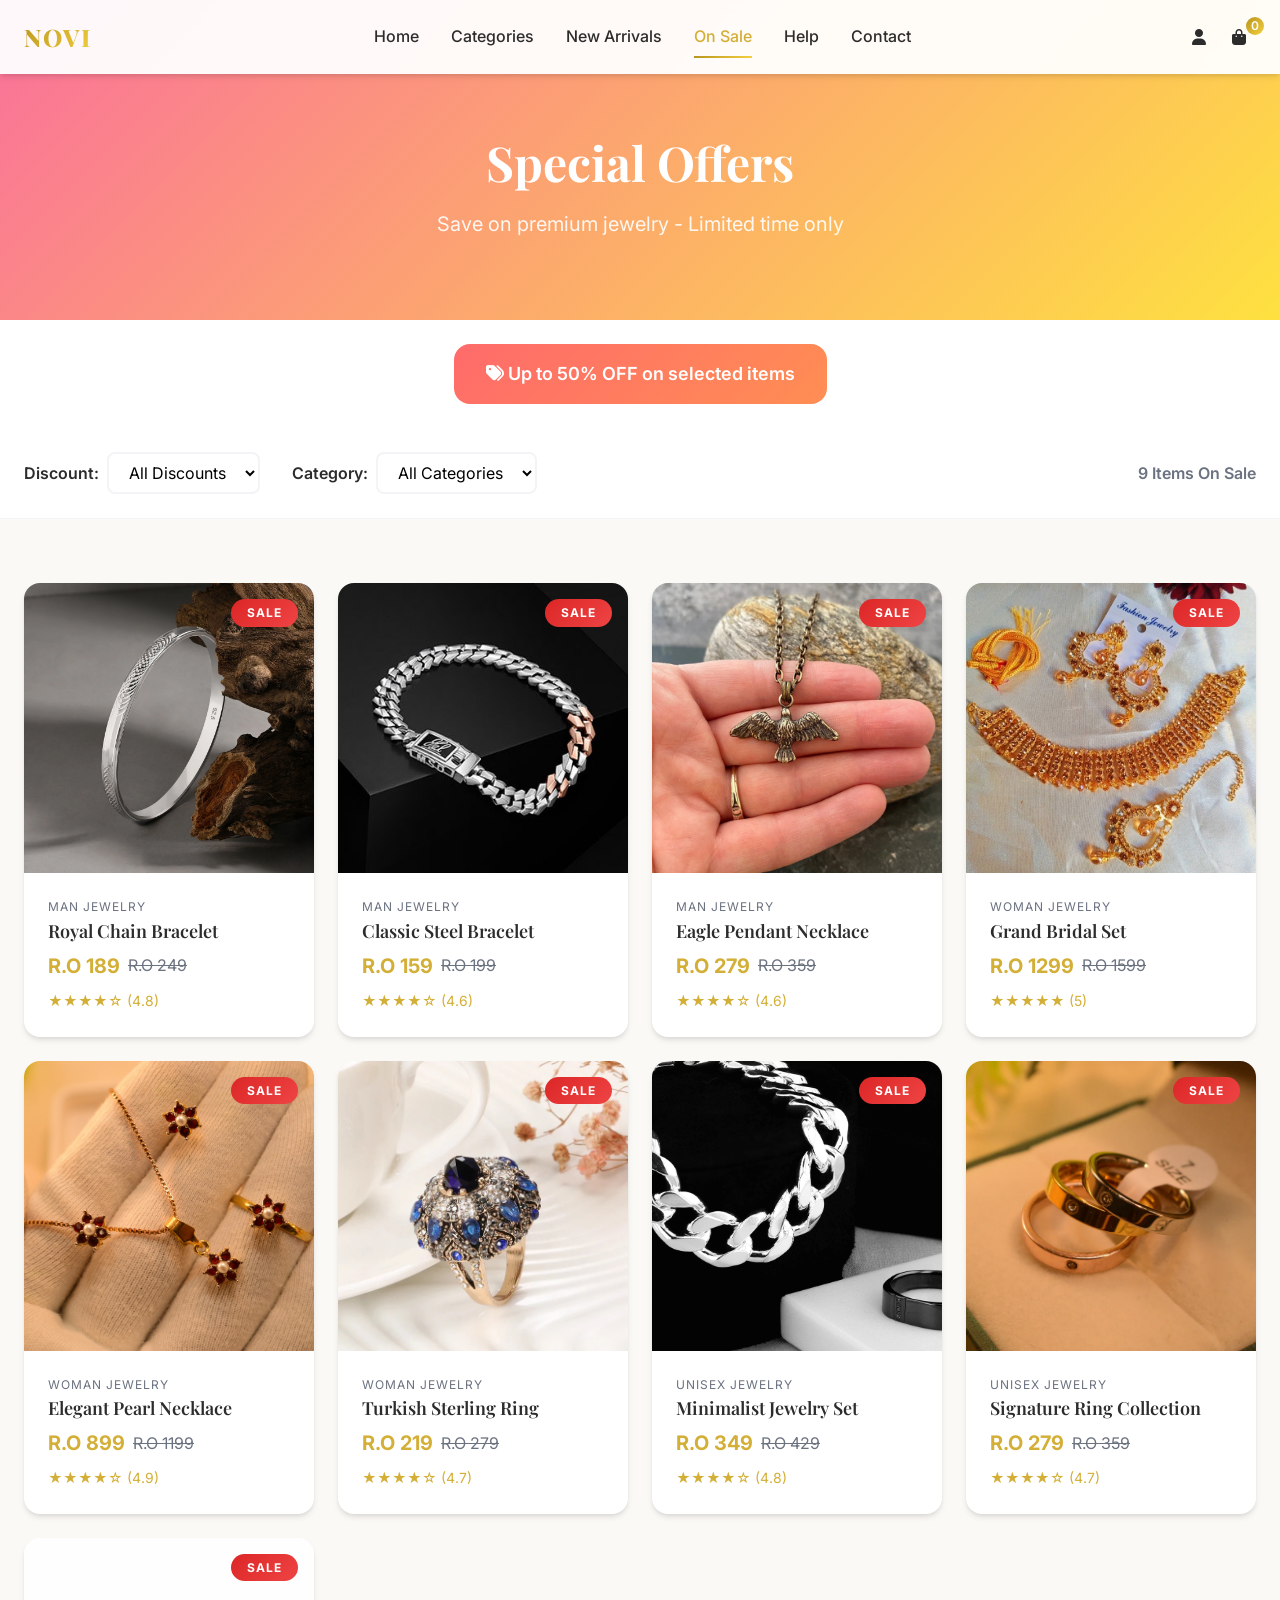
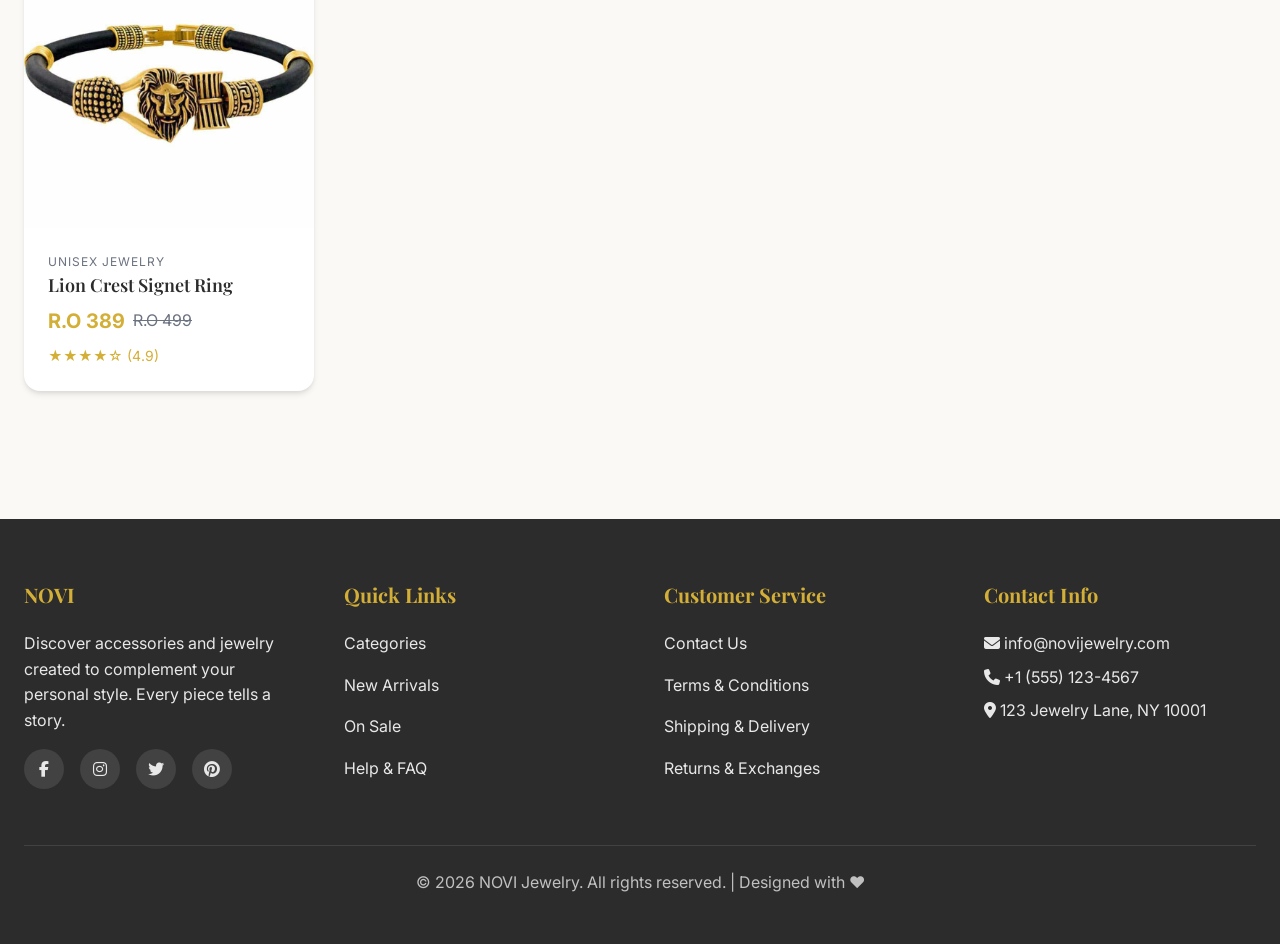
<file: on-sale.html>
<!DOCTYPE html>
<html lang="en">

<head>
    <meta charset="UTF-8">
    <meta name="viewport" content="width=device-width, initial-scale=1.0">
    <meta name="description"
        content="Shop discounted jewelry at NOVI. Find amazing deals on necklaces, rings, bracelets, and more.">
    <title>On Sale - NOVI Jewelry</title>

    <link rel="stylesheet" href="styles.css">
    <link rel="stylesheet" href="components.css">
    <link rel="stylesheet" href="https://cdnjs.cloudflare.com/ajax/libs/font-awesome/6.4.0/css/all.min.css">
</head>

<body>

    <!-- Header/Navigation -->
    <header class="header">
        <div class="header-container">
            <a href="index.html" class="logo">NOVI</a>

            <nav class="nav-menu">
                <a href="index.html" class="nav-link">Home</a>
                <a href="categories.html" class="nav-link">Categories</a>
                <a href="new-arrivals.html" class="nav-link">New Arrivals</a>
                <a href="on-sale.html" class="nav-link active">On Sale</a>
                <a href="help.html" class="nav-link">Help</a>
                <a href="contact.html" class="nav-link">Contact</a>
            </nav>

            <div class="nav-icons">
                <a href="login.html" class="nav-icon" title="Account">
                    <i class="fas fa-user"></i>
                </a>
                <div class="nav-icon cart-badge" data-count="0" title="Cart">
                    <i class="fas fa-shopping-bag"></i>
                </div>
            </div>

            <div class="mobile-menu-toggle">
                <span></span>
                <span></span>
                <span></span>
            </div>
        </div>
    </header>

    <!-- Page Header -->
    <section class="page-header" style="background: linear-gradient(135deg, #FA709A 0%, #FEE140 100%);">
        <div class="page-header-content">
            <h1 class="page-title">Special Offers</h1>
            <p class="page-subtitle">Save on premium jewelry - Limited time only</p>
        </div>
    </section>

    <!-- Sale Banner -->
    <section class="section bg-white" style="padding: var(--spacing-lg) 0;">
        <div class="container">
            <div class="text-center">
                <div
                    style="display: inline-block; background: linear-gradient(135deg, #FF6B6B 0%, #FF8E53 100%); color: white; padding: var(--spacing-md) var(--spacing-xl); border-radius: var(--radius-lg); font-weight: 600; font-size: var(--text-lg);">
                    <i class="fas fa-tags"></i> Up to 50% OFF on selected items
                </div>
            </div>
        </div>
    </section>

    <!-- Filter Bar -->
    <section class="filter-bar">
        <div class="container">
            <div class="filter-controls">
                <div class="filter-group">
                    <label>Discount:</label>
                    <select class="filter-select" onchange="filterByDiscount(this.value)">
                        <option value="all">All Discounts</option>
                        <option value="50">50% OFF</option>
                        <option value="40">40% OFF</option>
                        <option value="30">30% OFF</option>
                        <option value="20">20% OFF</option>
                    </select>
                </div>

                <div class="filter-group">
                    <label>Category:</label>
                    <select class="filter-select" onchange="filterByCategory(this.value)">
                        <option value="all">All Categories</option>
                        <option value="women">Women</option>
                        <option value="men">Men</option>
                        <option value="unisex">Unisex</option>
                    </select>
                </div>

                <div class="filter-results">
                    <span id="product-count">62 Items On Sale</span>
                </div>
            </div>
        </div>
    </section>

    <!-- Products Grid -->
    <section class="section">
        <div class="container">
            <div class="grid grid-cols-1 md:grid-cols-3 lg:grid-cols-4 gap-lg" id="sale-products"></div>
        </div>
    </section>

    <!-- Footer -->
    <footer class="footer">
        <div class="container">
            <div class="footer-content">
                <div class="footer-section">
                    <h3>NOVI</h3>
                    <p>Discover accessories and jewelry created to complement your personal style. Every piece tells a
                        story.</p>
                    <div class="social-links">
                        <a href="#" class="social-icon"><i class="fab fa-facebook-f"></i></a>
                        <a href="#" class="social-icon"><i class="fab fa-instagram"></i></a>
                        <a href="#" class="social-icon"><i class="fab fa-twitter"></i></a>
                        <a href="#" class="social-icon"><i class="fab fa-pinterest"></i></a>
                    </div>
                </div>

                <div class="footer-section">
                    <h3>Quick Links</h3>
                    <div class="footer-links">
                        <a href="categories.html">Categories</a>
                        <a href="new-arrivals.html">New Arrivals</a>
                        <a href="on-sale.html">On Sale</a>
                        <a href="help.html">Help & FAQ</a>
                    </div>
                </div>

                <div class="footer-section">
                    <h3>Customer Service</h3>
                    <div class="footer-links">
                        <a href="contact.html">Contact Us</a>
                        <a href="terms.html">Terms & Conditions</a>
                        <a href="shipping.html">Shipping & Delivery</a>
                        <a href="returns.html">Returns & Exchanges</a>
                    </div>
                </div>

                <div class="footer-section">
                    <h3>Contact Info</h3>
                    <p><i class="fas fa-envelope"></i> info@novijewelry.com</p>
                    <p><i class="fas fa-phone"></i> +1 (555) 123-4567</p>
                    <p><i class="fas fa-map-marker-alt"></i> 123 Jewelry Lane, NY 10001</p>
                </div>
            </div>

            <div class="footer-bottom">
                <p>&copy; 2026 NOVI Jewelry. All rights reserved. | Designed with ❤️</p>
            </div>
        </div>
    </footer>

    <script src="products.js"></script>
    <script src="main.js"></script>
    <script>
        // Load sale products
        window.addEventListener('load', function () {
            const products = getSaleProducts();
            renderProducts(products, 'sale-products');
            document.getElementById('product-count').textContent = products.length + ' Items On Sale';
        });
    </script>

</body>

</html>
</file>
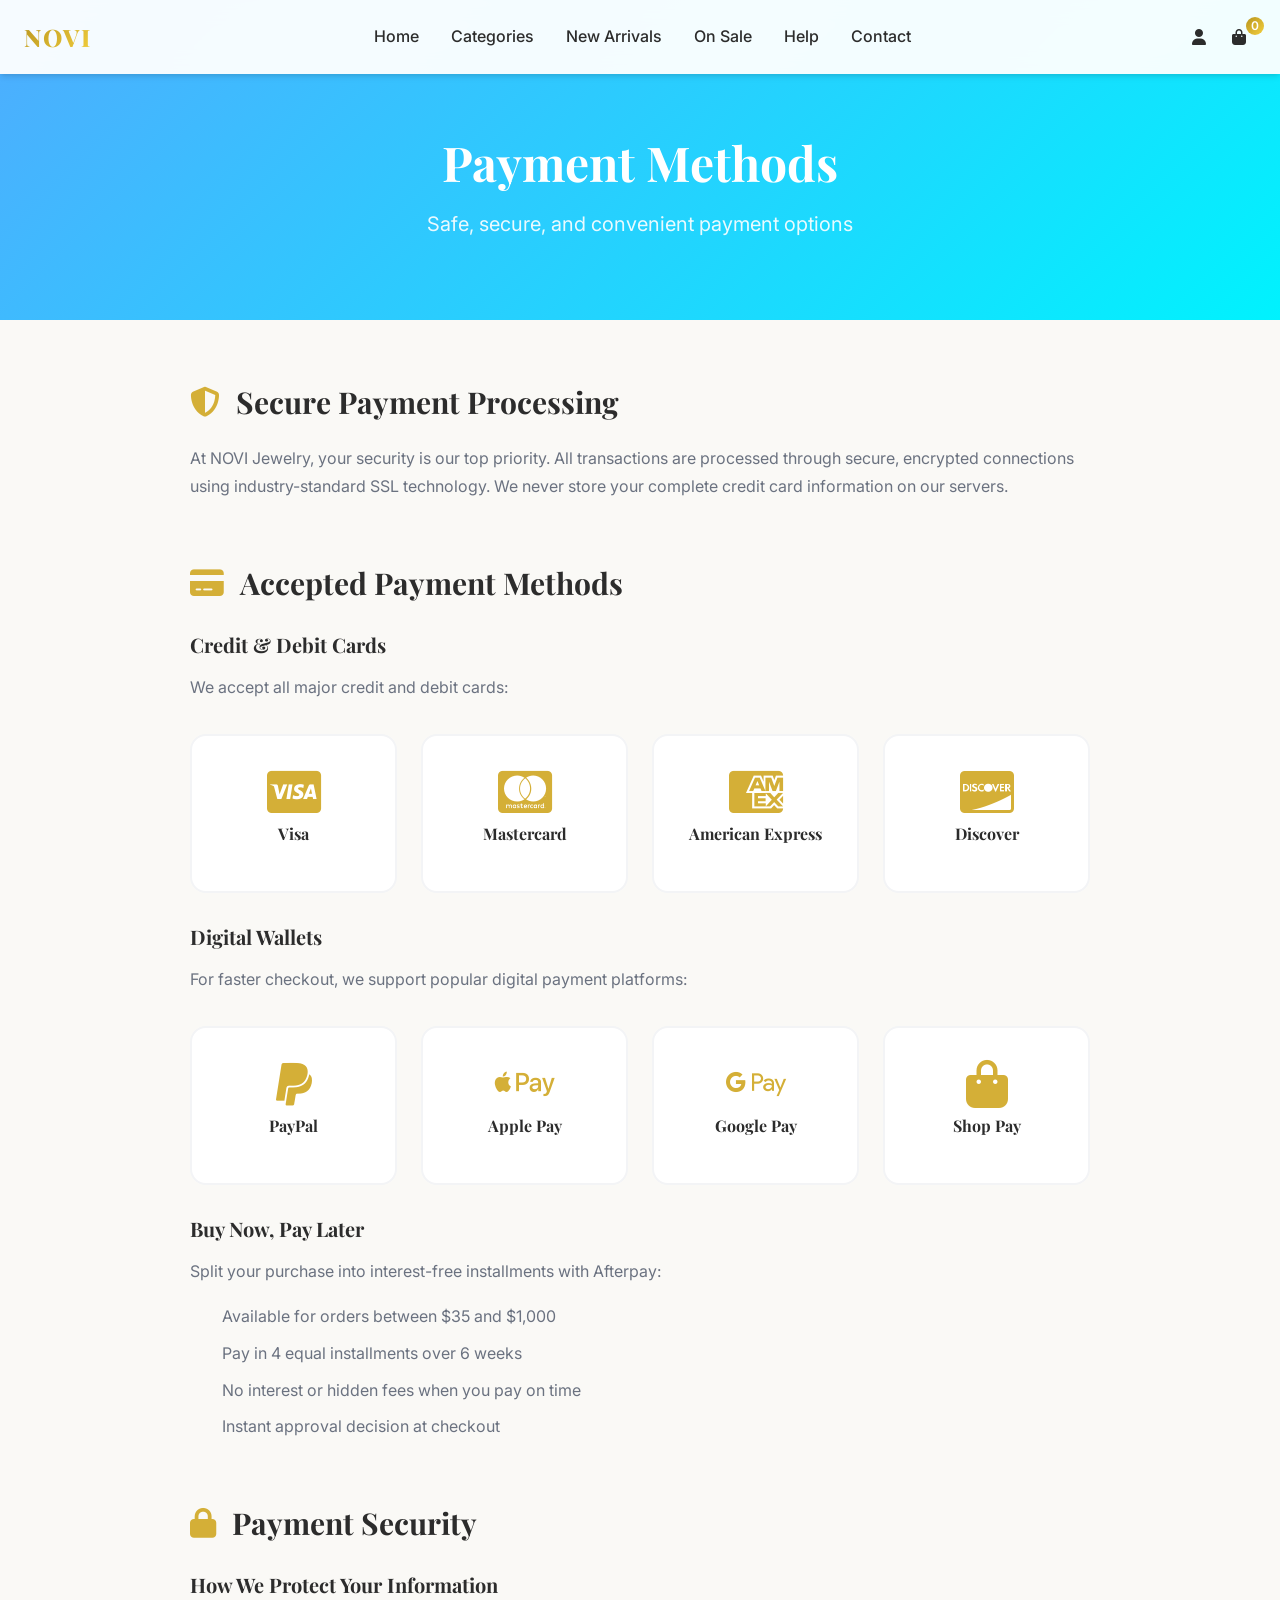
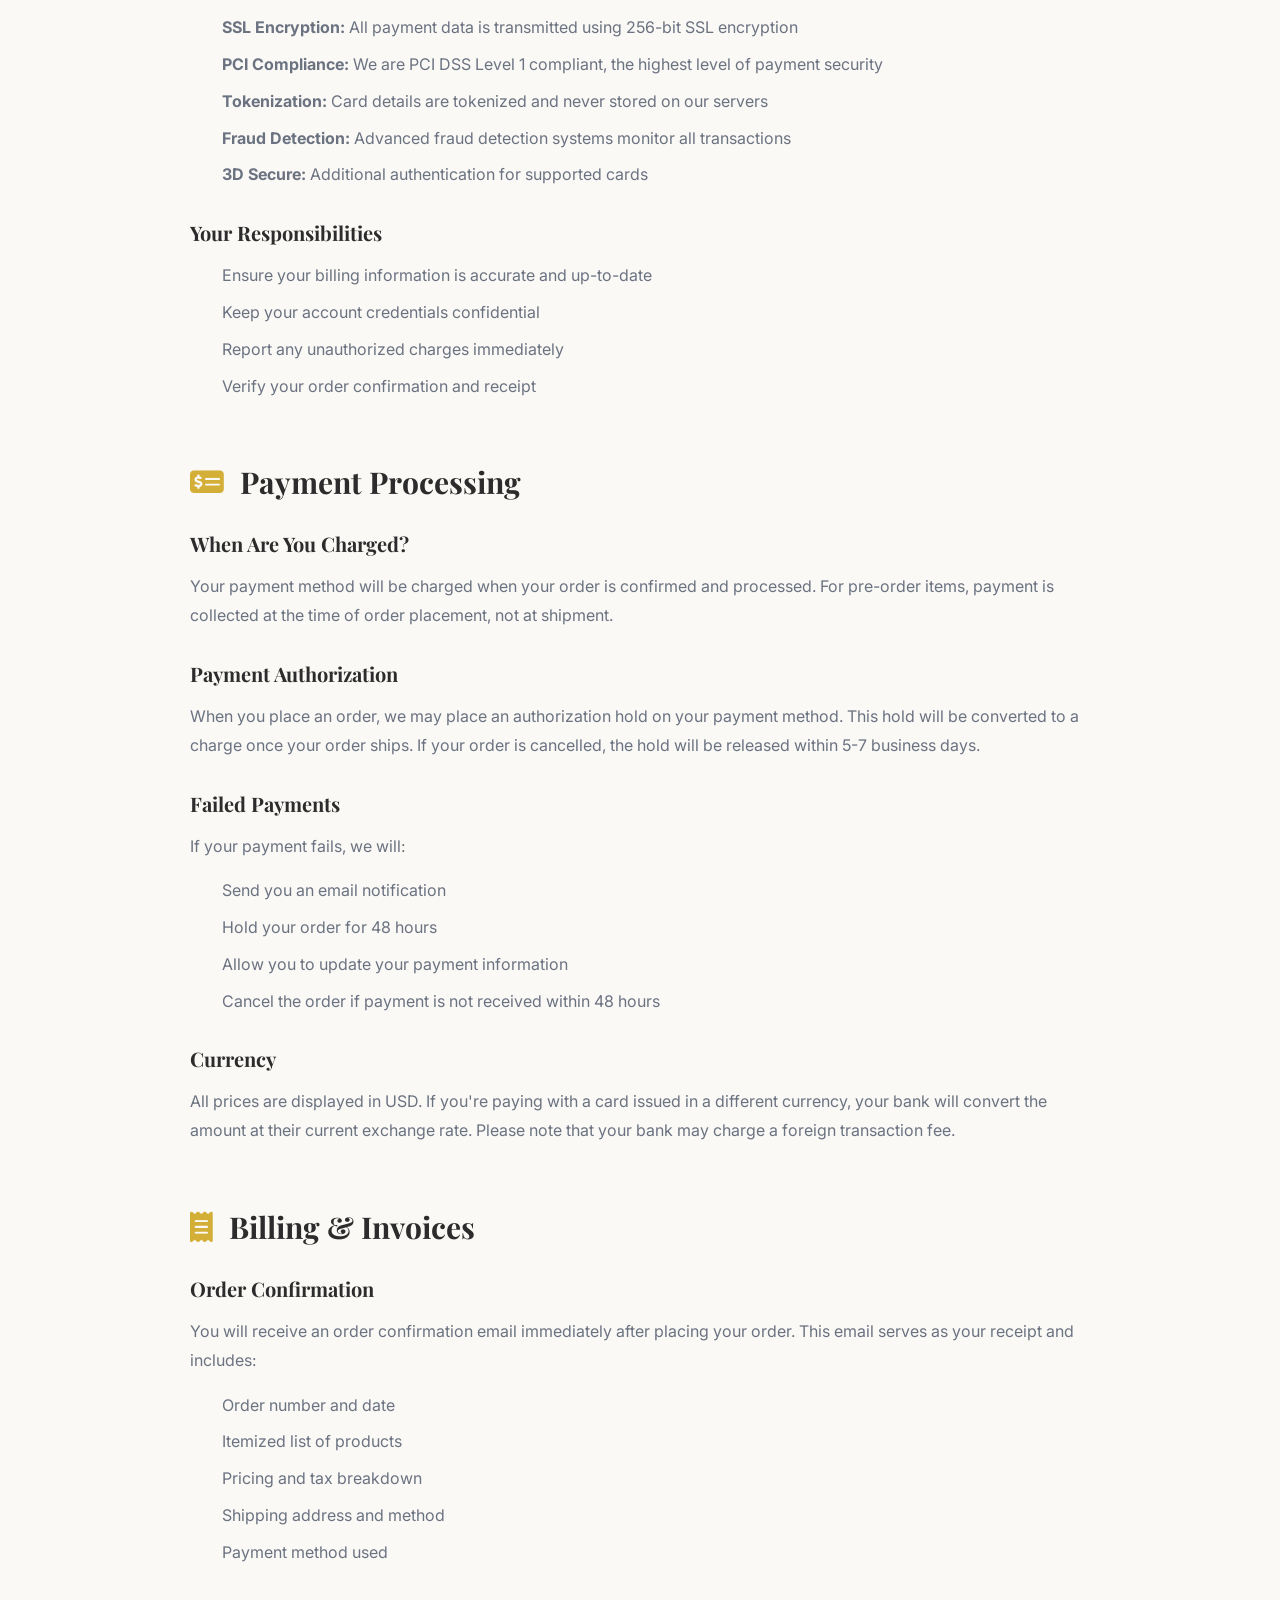
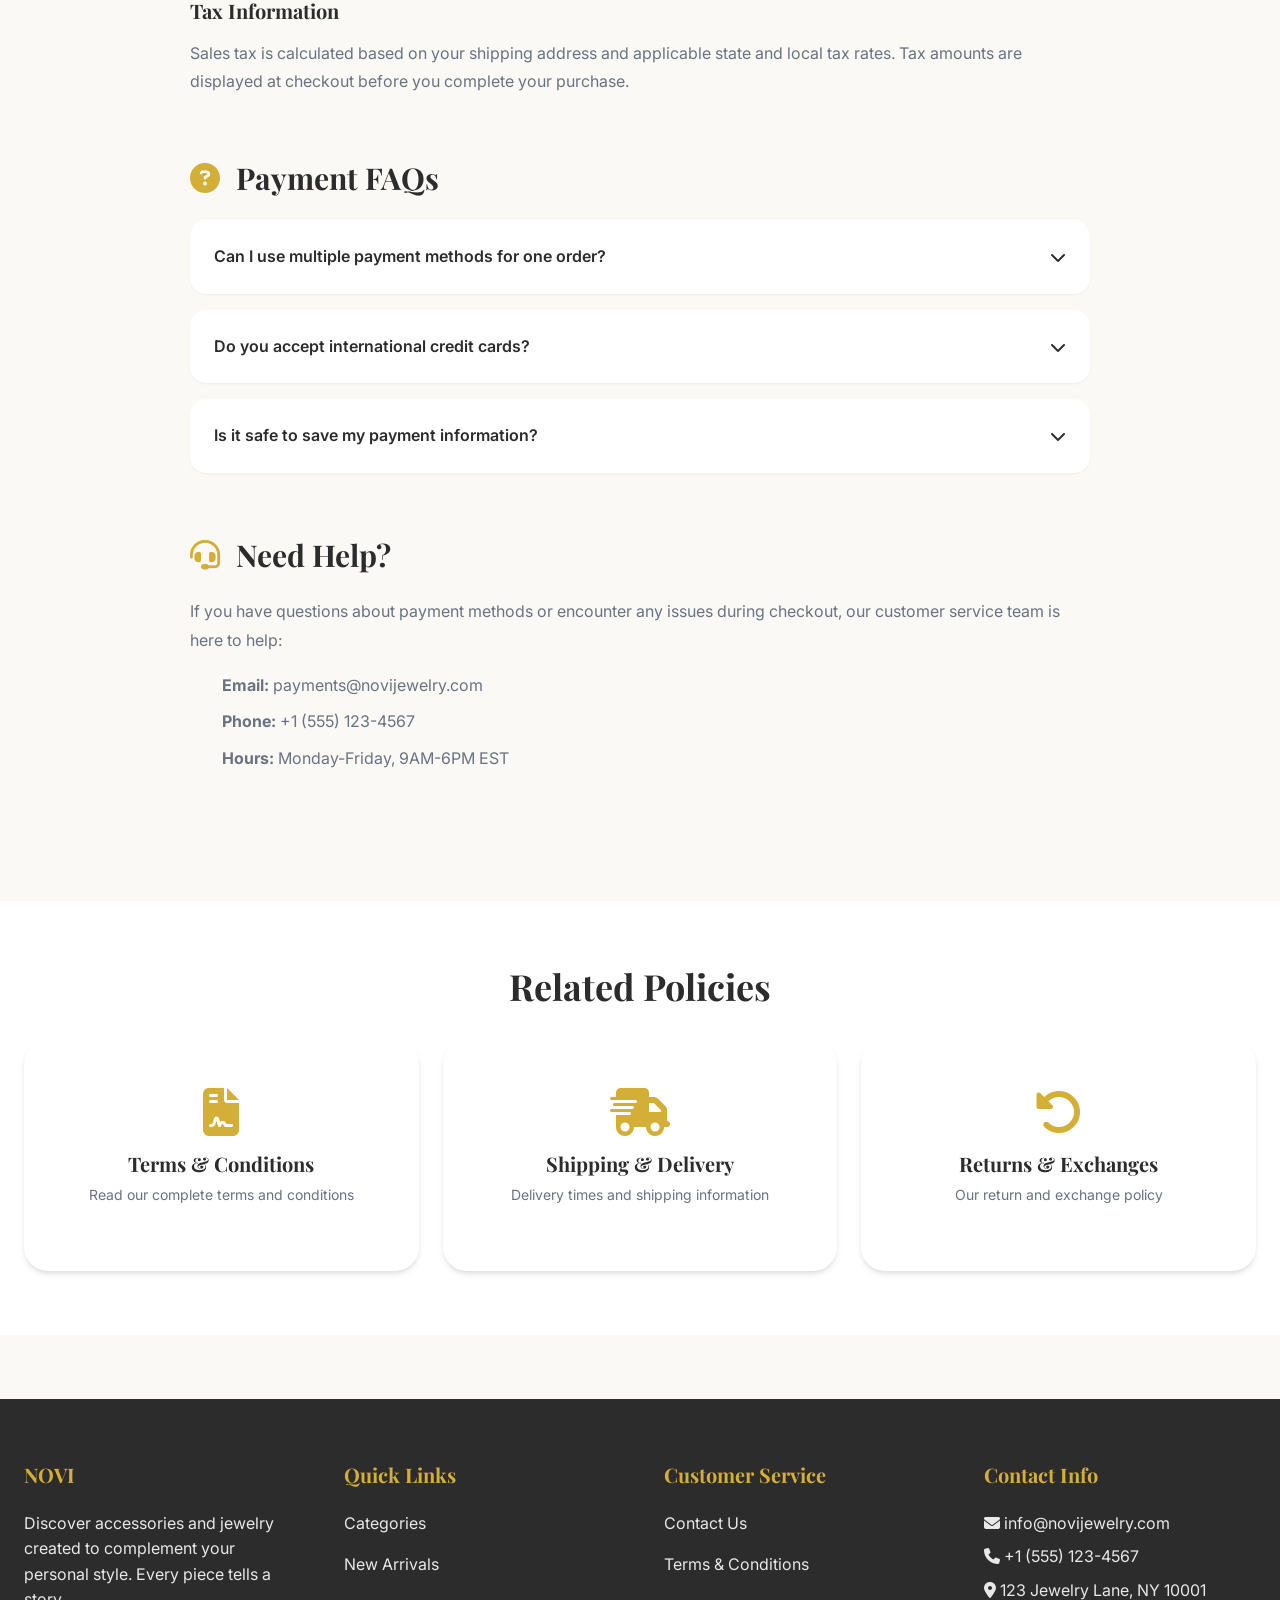
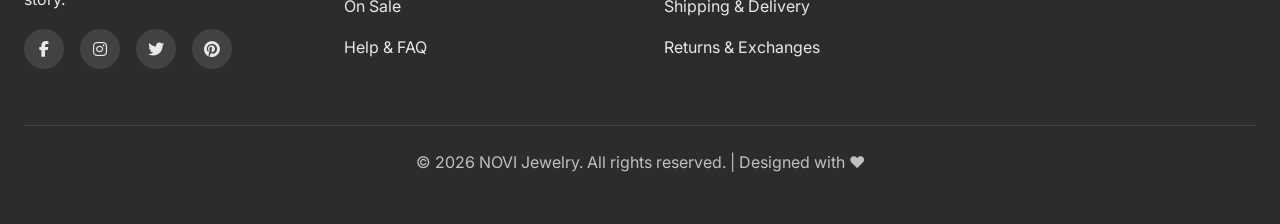
<file: payment-methods.html>
<!DOCTYPE html>
<html lang="en">

<head>
    <meta charset="UTF-8">
    <meta name="viewport" content="width=device-width, initial-scale=1.0">
    <meta name="description"
        content="NOVI Jewelry payment methods. We accept credit cards, PayPal, Apple Pay, and more secure payment options.">
    <title>Payment Methods - NOVI Jewelry</title>

    <link rel="stylesheet" href="styles.css">
    <link rel="stylesheet" href="components.css">
    <link rel="stylesheet" href="https://cdnjs.cloudflare.com/ajax/libs/font-awesome/6.4.0/css/all.min.css">
</head>

<body>

    <!-- Header/Navigation -->
    <header class="header">
        <div class="header-container">
            <a href="index.html" class="logo">NOVI</a>

            <nav class="nav-menu">
                <a href="index.html" class="nav-link">Home</a>
                <a href="categories.html" class="nav-link">Categories</a>
                <a href="new-arrivals.html" class="nav-link">New Arrivals</a>
                <a href="on-sale.html" class="nav-link">On Sale</a>
                <a href="help.html" class="nav-link">Help</a>
                <a href="contact.html" class="nav-link">Contact</a>
            </nav>

            <div class="nav-icons">
                <a href="login.html" class="nav-icon" title="Account">
                    <i class="fas fa-user"></i>
                </a>
                <div class="nav-icon cart-badge" data-count="0" title="Cart">
                    <i class="fas fa-shopping-bag"></i>
                </div>
            </div>

            <div class="mobile-menu-toggle">
                <span></span>
                <span></span>
                <span></span>
            </div>
        </div>
    </header>

    <!-- Page Header -->
    <section class="page-header" style="background: linear-gradient(135deg, #4FACFE 0%, #00F2FE 100%);">
        <div class="page-header-content">
            <h1 class="page-title">Payment Methods</h1>
            <p class="page-subtitle">Safe, secure, and convenient payment options</p>
        </div>
    </section>

    <!-- Payment Methods -->
    <section class="section">
        <div class="container">
            <div class="terms-content">

                <div class="terms-section">
                    <h2><i class="fas fa-shield-alt"></i> Secure Payment Processing</h2>
                    <p>At NOVI Jewelry, your security is our top priority. All transactions are processed through
                        secure, encrypted connections using industry-standard SSL technology. We never store your
                        complete credit card information on our servers.</p>
                </div>

                <div class="terms-section">
                    <h2><i class="fas fa-credit-card"></i> Accepted Payment Methods</h2>

                    <h3>Credit & Debit Cards</h3>
                    <p>We accept all major credit and debit cards:</p>
                    <div class="payment-methods-grid">
                        <div class="payment-method-card">
                            <i class="fab fa-cc-visa"></i>
                            <h4>Visa</h4>
                        </div>
                        <div class="payment-method-card">
                            <i class="fab fa-cc-mastercard"></i>
                            <h4>Mastercard</h4>
                        </div>
                        <div class="payment-method-card">
                            <i class="fab fa-cc-amex"></i>
                            <h4>American Express</h4>
                        </div>
                        <div class="payment-method-card">
                            <i class="fab fa-cc-discover"></i>
                            <h4>Discover</h4>
                        </div>
                    </div>

                    <h3>Digital Wallets</h3>
                    <p>For faster checkout, we support popular digital payment platforms:</p>
                    <div class="payment-methods-grid">
                        <div class="payment-method-card">
                            <i class="fab fa-paypal"></i>
                            <h4>PayPal</h4>
                        </div>
                        <div class="payment-method-card">
                            <i class="fab fa-apple-pay"></i>
                            <h4>Apple Pay</h4>
                        </div>
                        <div class="payment-method-card">
                            <i class="fab fa-google-pay"></i>
                            <h4>Google Pay</h4>
                        </div>
                        <div class="payment-method-card">
                            <i class="fas fa-shopping-bag"></i>
                            <h4>Shop Pay</h4>
                        </div>
                    </div>

                    <h3>Buy Now, Pay Later</h3>
                    <p>Split your purchase into interest-free installments with Afterpay:</p>
                    <ul>
                        <li>Available for orders between $35 and $1,000</li>
                        <li>Pay in 4 equal installments over 6 weeks</li>
                        <li>No interest or hidden fees when you pay on time</li>
                        <li>Instant approval decision at checkout</li>
                    </ul>
                </div>

                <div class="terms-section">
                    <h2><i class="fas fa-lock"></i> Payment Security</h2>

                    <h3>How We Protect Your Information</h3>
                    <ul>
                        <li><strong>SSL Encryption:</strong> All payment data is transmitted using 256-bit SSL
                            encryption</li>
                        <li><strong>PCI Compliance:</strong> We are PCI DSS Level 1 compliant, the highest level of
                            payment security</li>
                        <li><strong>Tokenization:</strong> Card details are tokenized and never stored on our servers
                        </li>
                        <li><strong>Fraud Detection:</strong> Advanced fraud detection systems monitor all transactions
                        </li>
                        <li><strong>3D Secure:</strong> Additional authentication for supported cards</li>
                    </ul>

                    <h3>Your Responsibilities</h3>
                    <ul>
                        <li>Ensure your billing information is accurate and up-to-date</li>
                        <li>Keep your account credentials confidential</li>
                        <li>Report any unauthorized charges immediately</li>
                        <li>Verify your order confirmation and receipt</li>
                    </ul>
                </div>

                <div class="terms-section">
                    <h2><i class="fas fa-money-check-alt"></i> Payment Processing</h2>

                    <h3>When Are You Charged?</h3>
                    <p>Your payment method will be charged when your order is confirmed and processed. For pre-order
                        items, payment is collected at the time of order placement, not at shipment.</p>

                    <h3>Payment Authorization</h3>
                    <p>When you place an order, we may place an authorization hold on your payment method. This hold
                        will be converted to a charge once your order ships. If your order is cancelled, the hold will
                        be released within 5-7 business days.</p>

                    <h3>Failed Payments</h3>
                    <p>If your payment fails, we will:</p>
                    <ul>
                        <li>Send you an email notification</li>
                        <li>Hold your order for 48 hours</li>
                        <li>Allow you to update your payment information</li>
                        <li>Cancel the order if payment is not received within 48 hours</li>
                    </ul>

                    <h3>Currency</h3>
                    <p>All prices are displayed in USD. If you're paying with a card issued in a different currency,
                        your bank will convert the amount at their current exchange rate. Please note that your bank may
                        charge a foreign transaction fee.</p>
                </div>

                <div class="terms-section">
                    <h2><i class="fas fa-receipt"></i> Billing & Invoices</h2>

                    <h3>Order Confirmation</h3>
                    <p>You will receive an order confirmation email immediately after placing your order. This email
                        serves as your receipt and includes:</p>
                    <ul>
                        <li>Order number and date</li>
                        <li>Itemized list of products</li>
                        <li>Pricing and tax breakdown</li>
                        <li>Shipping address and method</li>
                        <li>Payment method used</li>
                    </ul>

                    <h3>Tax Information</h3>
                    <p>Sales tax is calculated based on your shipping address and applicable state and local tax rates.
                        Tax amounts are displayed at checkout before you complete your purchase.</p>
                </div>

                <div class="terms-section">
                    <h2><i class="fas fa-question-circle"></i> Payment FAQs</h2>

                    <div class="faq-item">
                        <div class="faq-question" onclick="toggleFAQ(this)">
                            <span>Can I use multiple payment methods for one order?</span>
                            <i class="fas fa-chevron-down"></i>
                        </div>
                        <div class="faq-answer">
                            <p>Currently, we only accept one payment method per order. If you'd like to split payment,
                                consider using a digital wallet or buy now, pay later option.</p>
                        </div>
                    </div>

                    <div class="faq-item">
                        <div class="faq-question" onclick="toggleFAQ(this)">
                            <span>Do you accept international credit cards?</span>
                            <i class="fas fa-chevron-down"></i>
                        </div>
                        <div class="faq-answer">
                            <p>Yes, we accept credit cards from most countries. However, the billing address must match
                                the address on file with your card issuer.</p>
                        </div>
                    </div>

                    <div class="faq-item">
                        <div class="faq-question" onclick="toggleFAQ(this)">
                            <span>Is it safe to save my payment information?</span>
                            <i class="fas fa-chevron-down"></i>
                        </div>
                        <div class="faq-answer">
                            <p>Yes, it's completely safe. We use tokenization to securely store your payment
                                information, which means we never have access to your actual card details.</p>
                        </div>
                    </div>
                </div>

                <div class="terms-section">
                    <h2><i class="fas fa-headset"></i> Need Help?</h2>
                    <p>If you have questions about payment methods or encounter any issues during checkout, our customer
                        service team is here to help:</p>
                    <ul>
                        <li><strong>Email:</strong> payments@novijewelry.com</li>
                        <li><strong>Phone:</strong> +1 (555) 123-4567</li>
                        <li><strong>Hours:</strong> Monday-Friday, 9AM-6PM EST</li>
                    </ul>
                </div>

            </div>
        </div>
    </section>

    <!-- Related Pages -->
    <section class="section bg-white">
        <div class="container">
            <h2 class="text-center" style="margin-bottom: var(--spacing-xl);">Related Policies</h2>
            <div class="grid grid-cols-1 md:grid-cols-3 gap-lg">
                <a href="terms.html" class="policy-card">
                    <i class="fas fa-file-contract"></i>
                    <h3>Terms & Conditions</h3>
                    <p>Read our complete terms and conditions</p>
                </a>

                <a href="shipping.html" class="policy-card">
                    <i class="fas fa-shipping-fast"></i>
                    <h3>Shipping & Delivery</h3>
                    <p>Delivery times and shipping information</p>
                </a>

                <a href="returns.html" class="policy-card">
                    <i class="fas fa-undo-alt"></i>
                    <h3>Returns & Exchanges</h3>
                    <p>Our return and exchange policy</p>
                </a>
            </div>
        </div>
    </section>

    <!-- Footer -->
    <footer class="footer">
        <div class="container">
            <div class="footer-content">
                <div class="footer-section">
                    <h3>NOVI</h3>
                    <p>Discover accessories and jewelry created to complement your personal style. Every piece tells a
                        story.</p>
                    <div class="social-links">
                        <a href="#" class="social-icon"><i class="fab fa-facebook-f"></i></a>
                        <a href="#" class="social-icon"><i class="fab fa-instagram"></i></a>
                        <a href="#" class="social-icon"><i class="fab fa-twitter"></i></a>
                        <a href="#" class="social-icon"><i class="fab fa-pinterest"></i></a>
                    </div>
                </div>

                <div class="footer-section">
                    <h3>Quick Links</h3>
                    <div class="footer-links">
                        <a href="categories.html">Categories</a>
                        <a href="new-arrivals.html">New Arrivals</a>
                        <a href="on-sale.html">On Sale</a>
                        <a href="help.html">Help & FAQ</a>
                    </div>
                </div>

                <div class="footer-section">
                    <h3>Customer Service</h3>
                    <div class="footer-links">
                        <a href="contact.html">Contact Us</a>
                        <a href="terms.html">Terms & Conditions</a>
                        <a href="shipping.html">Shipping & Delivery</a>
                        <a href="returns.html">Returns & Exchanges</a>
                    </div>
                </div>

                <div class="footer-section">
                    <h3>Contact Info</h3>
                    <p><i class="fas fa-envelope"></i> info@novijewelry.com</p>
                    <p><i class="fas fa-phone"></i> +1 (555) 123-4567</p>
                    <p><i class="fas fa-map-marker-alt"></i> 123 Jewelry Lane, NY 10001</p>
                </div>
            </div>

            <div class="footer-bottom">
                <p>&copy; 2026 NOVI Jewelry. All rights reserved. | Designed with ❤️</p>
            </div>
        </div>
    </footer>

    <script src="main.js"></script>
    <script>
        function toggleFAQ(element) {
            const faqItem = element.parentElement;
            const isActive = faqItem.classList.contains('active');

            document.querySelectorAll('.faq-item').forEach(item => {
                item.classList.remove('active');
            });

            if (!isActive) {
                faqItem.classList.add('active');
            }
        }
    </script>

</body>

</html>
</file>
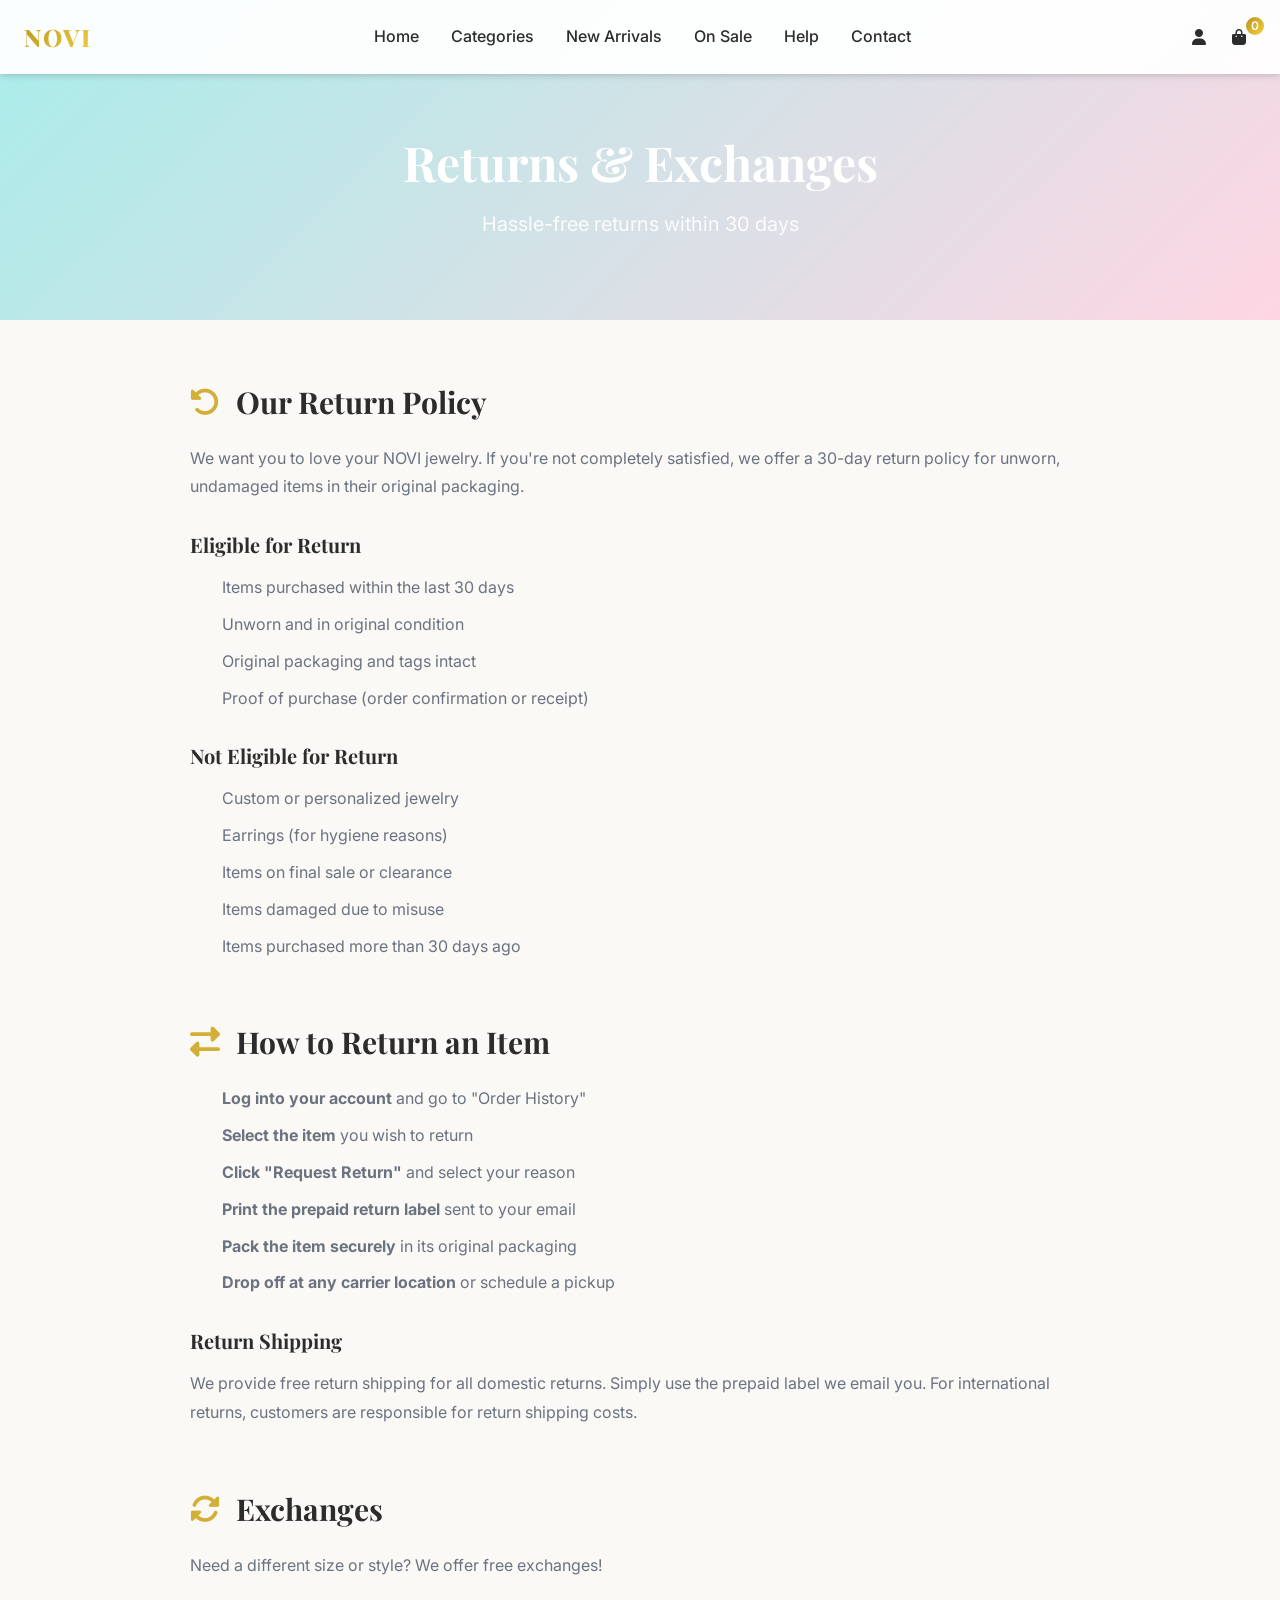
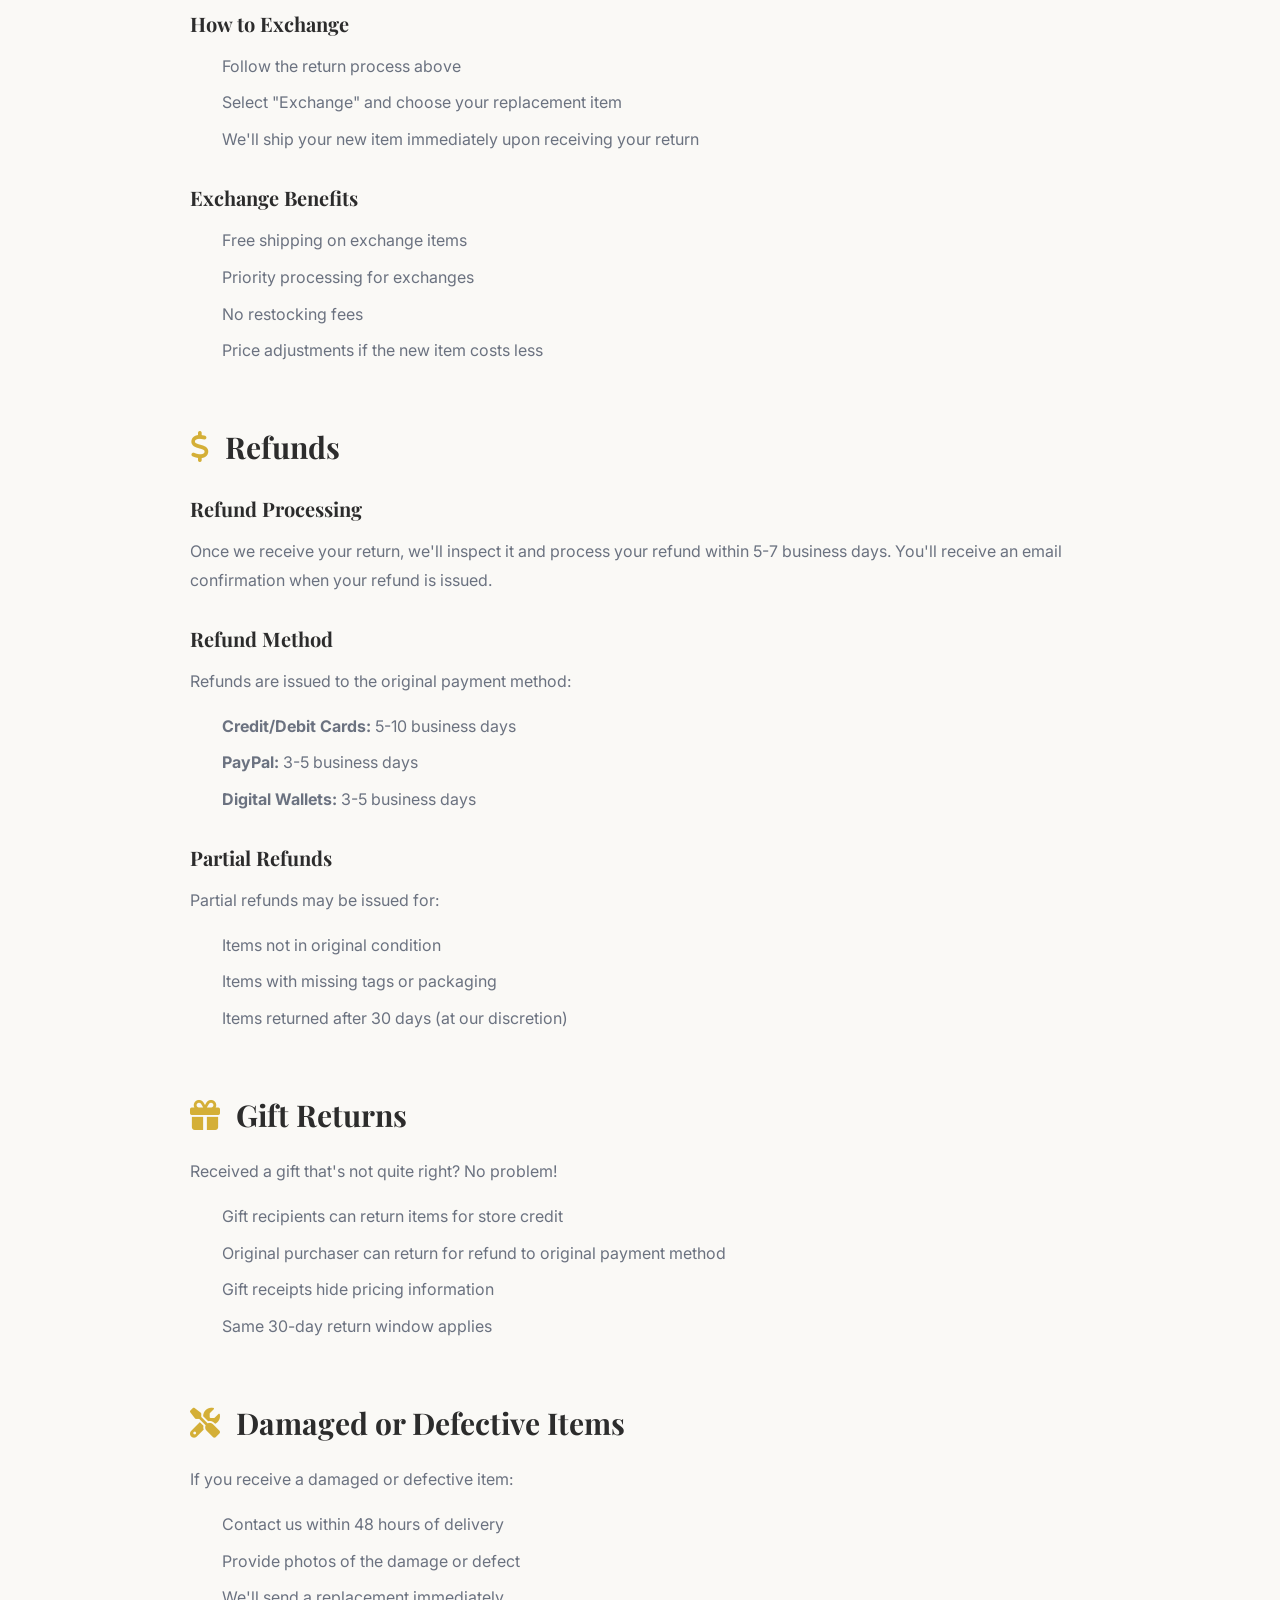
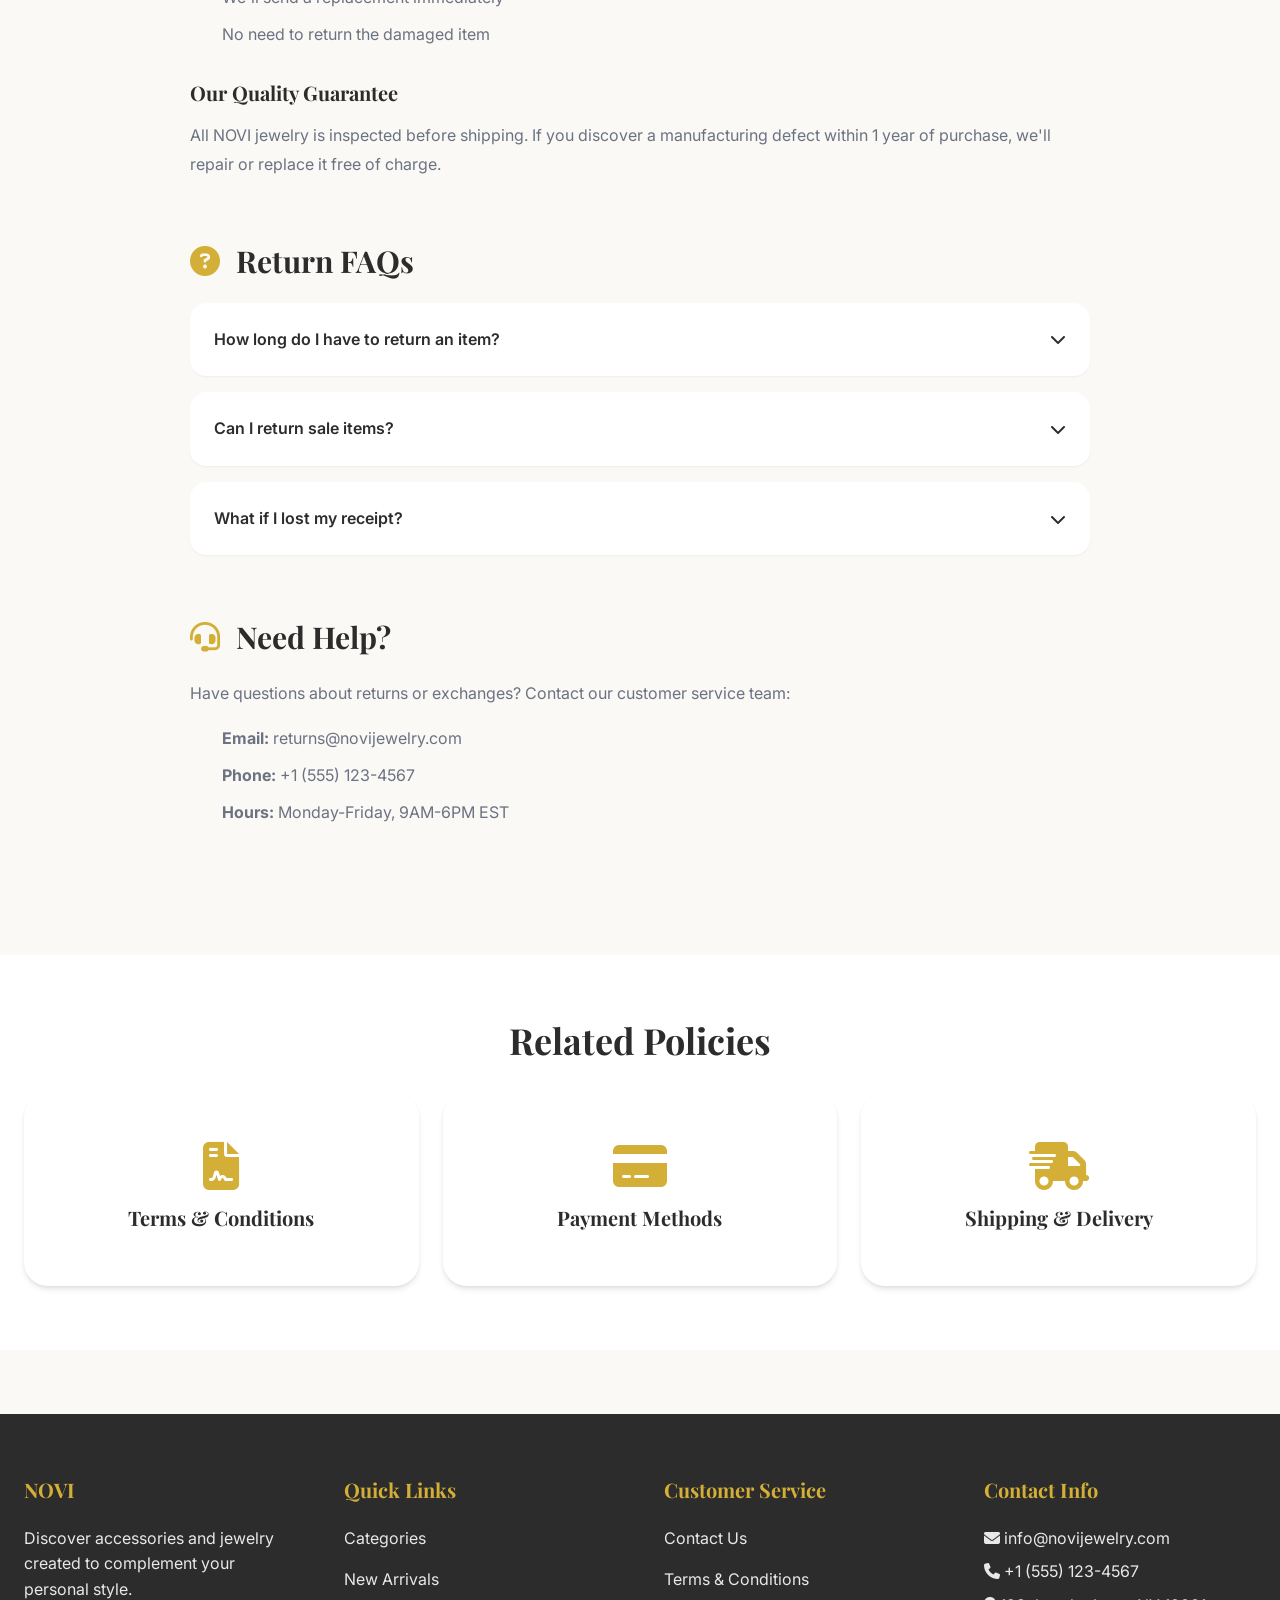
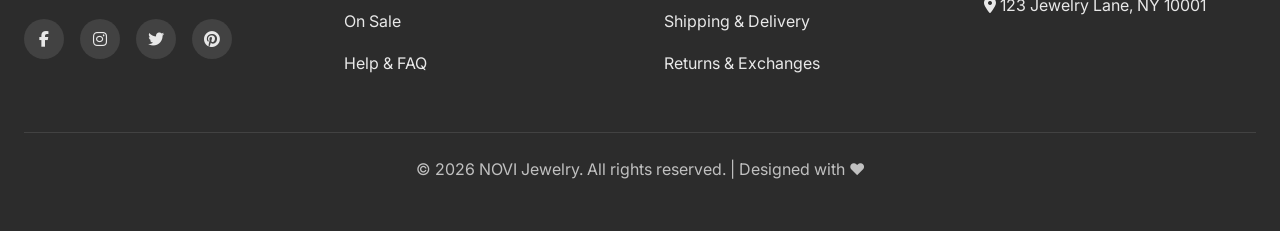
<file: returns.html>
<!DOCTYPE html>
<html lang="en">

<head>
    <meta charset="UTF-8">
    <meta name="viewport" content="width=device-width, initial-scale=1.0">
    <meta name="description"
        content="NOVI Jewelry returns and exchanges policy. Learn about our 30-day return policy and easy exchange process.">
    <title>Returns & Exchanges - NOVI Jewelry</title>

    <link rel="stylesheet" href="styles.css">
    <link rel="stylesheet" href="components.css">
    <link rel="stylesheet" href="https://cdnjs.cloudflare.com/ajax/libs/font-awesome/6.4.0/css/all.min.css">
</head>

<body>

    <header class="header">
        <div class="header-container">
            <a href="index.html" class="logo">NOVI</a>
            <nav class="nav-menu">
                <a href="index.html" class="nav-link">Home</a>
                <a href="categories.html" class="nav-link">Categories</a>
                <a href="new-arrivals.html" class="nav-link">New Arrivals</a>
                <a href="on-sale.html" class="nav-link">On Sale</a>
                <a href="help.html" class="nav-link">Help</a>
                <a href="contact.html" class="nav-link">Contact</a>
            </nav>
            <div class="nav-icons">
                <a href="login.html" class="nav-icon"><i class="fas fa-user"></i></a>
                <div class="nav-icon cart-badge" data-count="0"><i class="fas fa-shopping-bag"></i></div>
            </div>
            <div class="mobile-menu-toggle"><span></span><span></span><span></span></div>
        </div>
    </header>

    <section class="page-header" style="background: linear-gradient(135deg, #A8EDEA 0%, #FED6E3 100%);">
        <div class="page-header-content">
            <h1 class="page-title">Returns & Exchanges</h1>
            <p class="page-subtitle">Hassle-free returns within 30 days</p>
        </div>
    </section>

    <section class="section">
        <div class="container">
            <div class="terms-content">

                <div class="terms-section">
                    <h2><i class="fas fa-undo-alt"></i> Our Return Policy</h2>
                    <p>We want you to love your NOVI jewelry. If you're not completely satisfied, we offer a 30-day
                        return policy for unworn, undamaged items in their original packaging.</p>

                    <h3>Eligible for Return</h3>
                    <ul>
                        <li>Items purchased within the last 30 days</li>
                        <li>Unworn and in original condition</li>
                        <li>Original packaging and tags intact</li>
                        <li>Proof of purchase (order confirmation or receipt)</li>
                    </ul>

                    <h3>Not Eligible for Return</h3>
                    <ul>
                        <li>Custom or personalized jewelry</li>
                        <li>Earrings (for hygiene reasons)</li>
                        <li>Items on final sale or clearance</li>
                        <li>Items damaged due to misuse</li>
                        <li>Items purchased more than 30 days ago</li>
                    </ul>
                </div>

                <div class="terms-section">
                    <h2><i class="fas fa-exchange-alt"></i> How to Return an Item</h2>
                    <ol>
                        <li><strong>Log into your account</strong> and go to "Order History"</li>
                        <li><strong>Select the item</strong> you wish to return</li>
                        <li><strong>Click "Request Return"</strong> and select your reason</li>
                        <li><strong>Print the prepaid return label</strong> sent to your email</li>
                        <li><strong>Pack the item securely</strong> in its original packaging</li>
                        <li><strong>Drop off at any carrier location</strong> or schedule a pickup</li>
                    </ol>

                    <h3>Return Shipping</h3>
                    <p>We provide free return shipping for all domestic returns. Simply use the prepaid label we email
                        you. For international returns, customers are responsible for return shipping costs.</p>
                </div>

                <div class="terms-section">
                    <h2><i class="fas fa-sync-alt"></i> Exchanges</h2>
                    <p>Need a different size or style? We offer free exchanges!</p>

                    <h3>How to Exchange</h3>
                    <ol>
                        <li>Follow the return process above</li>
                        <li>Select "Exchange" and choose your replacement item</li>
                        <li>We'll ship your new item immediately upon receiving your return</li>
                    </ol>

                    <h3>Exchange Benefits</h3>
                    <ul>
                        <li>Free shipping on exchange items</li>
                        <li>Priority processing for exchanges</li>
                        <li>No restocking fees</li>
                        <li>Price adjustments if the new item costs less</li>
                    </ul>
                </div>

                <div class="terms-section">
                    <h2><i class="fas fa-dollar-sign"></i> Refunds</h2>

                    <h3>Refund Processing</h3>
                    <p>Once we receive your return, we'll inspect it and process your refund within 5-7 business days.
                        You'll receive an email confirmation when your refund is issued.</p>

                    <h3>Refund Method</h3>
                    <p>Refunds are issued to the original payment method:</p>
                    <ul>
                        <li><strong>Credit/Debit Cards:</strong> 5-10 business days</li>
                        <li><strong>PayPal:</strong> 3-5 business days</li>
                        <li><strong>Digital Wallets:</strong> 3-5 business days</li>
                    </ul>

                    <h3>Partial Refunds</h3>
                    <p>Partial refunds may be issued for:</p>
                    <ul>
                        <li>Items not in original condition</li>
                        <li>Items with missing tags or packaging</li>
                        <li>Items returned after 30 days (at our discretion)</li>
                    </ul>
                </div>

                <div class="terms-section">
                    <h2><i class="fas fa-gift"></i> Gift Returns</h2>
                    <p>Received a gift that's not quite right? No problem!</p>
                    <ul>
                        <li>Gift recipients can return items for store credit</li>
                        <li>Original purchaser can return for refund to original payment method</li>
                        <li>Gift receipts hide pricing information</li>
                        <li>Same 30-day return window applies</li>
                    </ul>
                </div>

                <div class="terms-section">
                    <h2><i class="fas fa-tools"></i> Damaged or Defective Items</h2>
                    <p>If you receive a damaged or defective item:</p>
                    <ol>
                        <li>Contact us within 48 hours of delivery</li>
                        <li>Provide photos of the damage or defect</li>
                        <li>We'll send a replacement immediately</li>
                        <li>No need to return the damaged item</li>
                    </ol>

                    <h3>Our Quality Guarantee</h3>
                    <p>All NOVI jewelry is inspected before shipping. If you discover a manufacturing defect within 1
                        year of purchase, we'll repair or replace it free of charge.</p>
                </div>

                <div class="terms-section">
                    <h2><i class="fas fa-question-circle"></i> Return FAQs</h2>

                    <div class="faq-item">
                        <div class="faq-question" onclick="toggleFAQ(this)">
                            <span>How long do I have to return an item?</span>
                            <i class="fas fa-chevron-down"></i>
                        </div>
                        <div class="faq-answer">
                            <p>You have 30 days from the delivery date to initiate a return.</p>
                        </div>
                    </div>

                    <div class="faq-item">
                        <div class="faq-question" onclick="toggleFAQ(this)">
                            <span>Can I return sale items?</span>
                            <i class="fas fa-chevron-down"></i>
                        </div>
                        <div class="faq-answer">
                            <p>Yes, sale items can be returned unless marked as "Final Sale" or "Clearance."</p>
                        </div>
                    </div>

                    <div class="faq-item">
                        <div class="faq-question" onclick="toggleFAQ(this)">
                            <span>What if I lost my receipt?</span>
                            <i class="fas fa-chevron-down"></i>
                        </div>
                        <div class="faq-answer">
                            <p>No problem! We can look up your order using your email address or order number.</p>
                        </div>
                    </div>
                </div>

                <div class="terms-section">
                    <h2><i class="fas fa-headset"></i> Need Help?</h2>
                    <p>Have questions about returns or exchanges? Contact our customer service team:</p>
                    <ul>
                        <li><strong>Email:</strong> returns@novijewelry.com</li>
                        <li><strong>Phone:</strong> +1 (555) 123-4567</li>
                        <li><strong>Hours:</strong> Monday-Friday, 9AM-6PM EST</li>
                    </ul>
                </div>

            </div>
        </div>
    </section>

    <section class="section bg-white">
        <div class="container">
            <h2 class="text-center" style="margin-bottom: var(--spacing-xl);">Related Policies</h2>
            <div class="grid grid-cols-1 md:grid-cols-3 gap-lg">
                <a href="terms.html" class="policy-card"><i class="fas fa-file-contract"></i>
                    <h3>Terms & Conditions</h3>
                </a>
                <a href="payment-methods.html" class="policy-card"><i class="fas fa-credit-card"></i>
                    <h3>Payment Methods</h3>
                </a>
                <a href="shipping.html" class="policy-card"><i class="fas fa-shipping-fast"></i>
                    <h3>Shipping & Delivery</h3>
                </a>
            </div>
        </div>
    </section>

    <footer class="footer">
        <div class="container">
            <div class="footer-content">
                <div class="footer-section">
                    <h3>NOVI</h3>
                    <p>Discover accessories and jewelry created to complement your personal style.</p>
                    <div class="social-links">
                        <a href="#" class="social-icon"><i class="fab fa-facebook-f"></i></a>
                        <a href="#" class="social-icon"><i class="fab fa-instagram"></i></a>
                        <a href="#" class="social-icon"><i class="fab fa-twitter"></i></a>
                        <a href="#" class="social-icon"><i class="fab fa-pinterest"></i></a>
                    </div>
                </div>
                <div class="footer-section">
                    <h3>Quick Links</h3>
                    <div class="footer-links">
                        <a href="categories.html">Categories</a>
                        <a href="new-arrivals.html">New Arrivals</a>
                        <a href="on-sale.html">On Sale</a>
                        <a href="help.html">Help & FAQ</a>
                    </div>
                </div>
                <div class="footer-section">
                    <h3>Customer Service</h3>
                    <div class="footer-links">
                        <a href="contact.html">Contact Us</a>
                        <a href="terms.html">Terms & Conditions</a>
                        <a href="shipping.html">Shipping & Delivery</a>
                        <a href="returns.html">Returns & Exchanges</a>
                    </div>
                </div>
                <div class="footer-section">
                    <h3>Contact Info</h3>
                    <p><i class="fas fa-envelope"></i> info@novijewelry.com</p>
                    <p><i class="fas fa-phone"></i> +1 (555) 123-4567</p>
                    <p><i class="fas fa-map-marker-alt"></i> 123 Jewelry Lane, NY 10001</p>
                </div>
            </div>
            <div class="footer-bottom">
                <p>&copy; 2026 NOVI Jewelry. All rights reserved. | Designed with ❤️</p>
            </div>
        </div>
    </footer>

    <script src="main.js"></script>
    <script>
        function toggleFAQ(element) {
            const faqItem = element.parentElement;
            const isActive = faqItem.classList.contains('active');
            document.querySelectorAll('.faq-item').forEach(item => item.classList.remove('active'));
            if (!isActive) faqItem.classList.add('active');
        }
    </script>
</body>

</html>
</file>
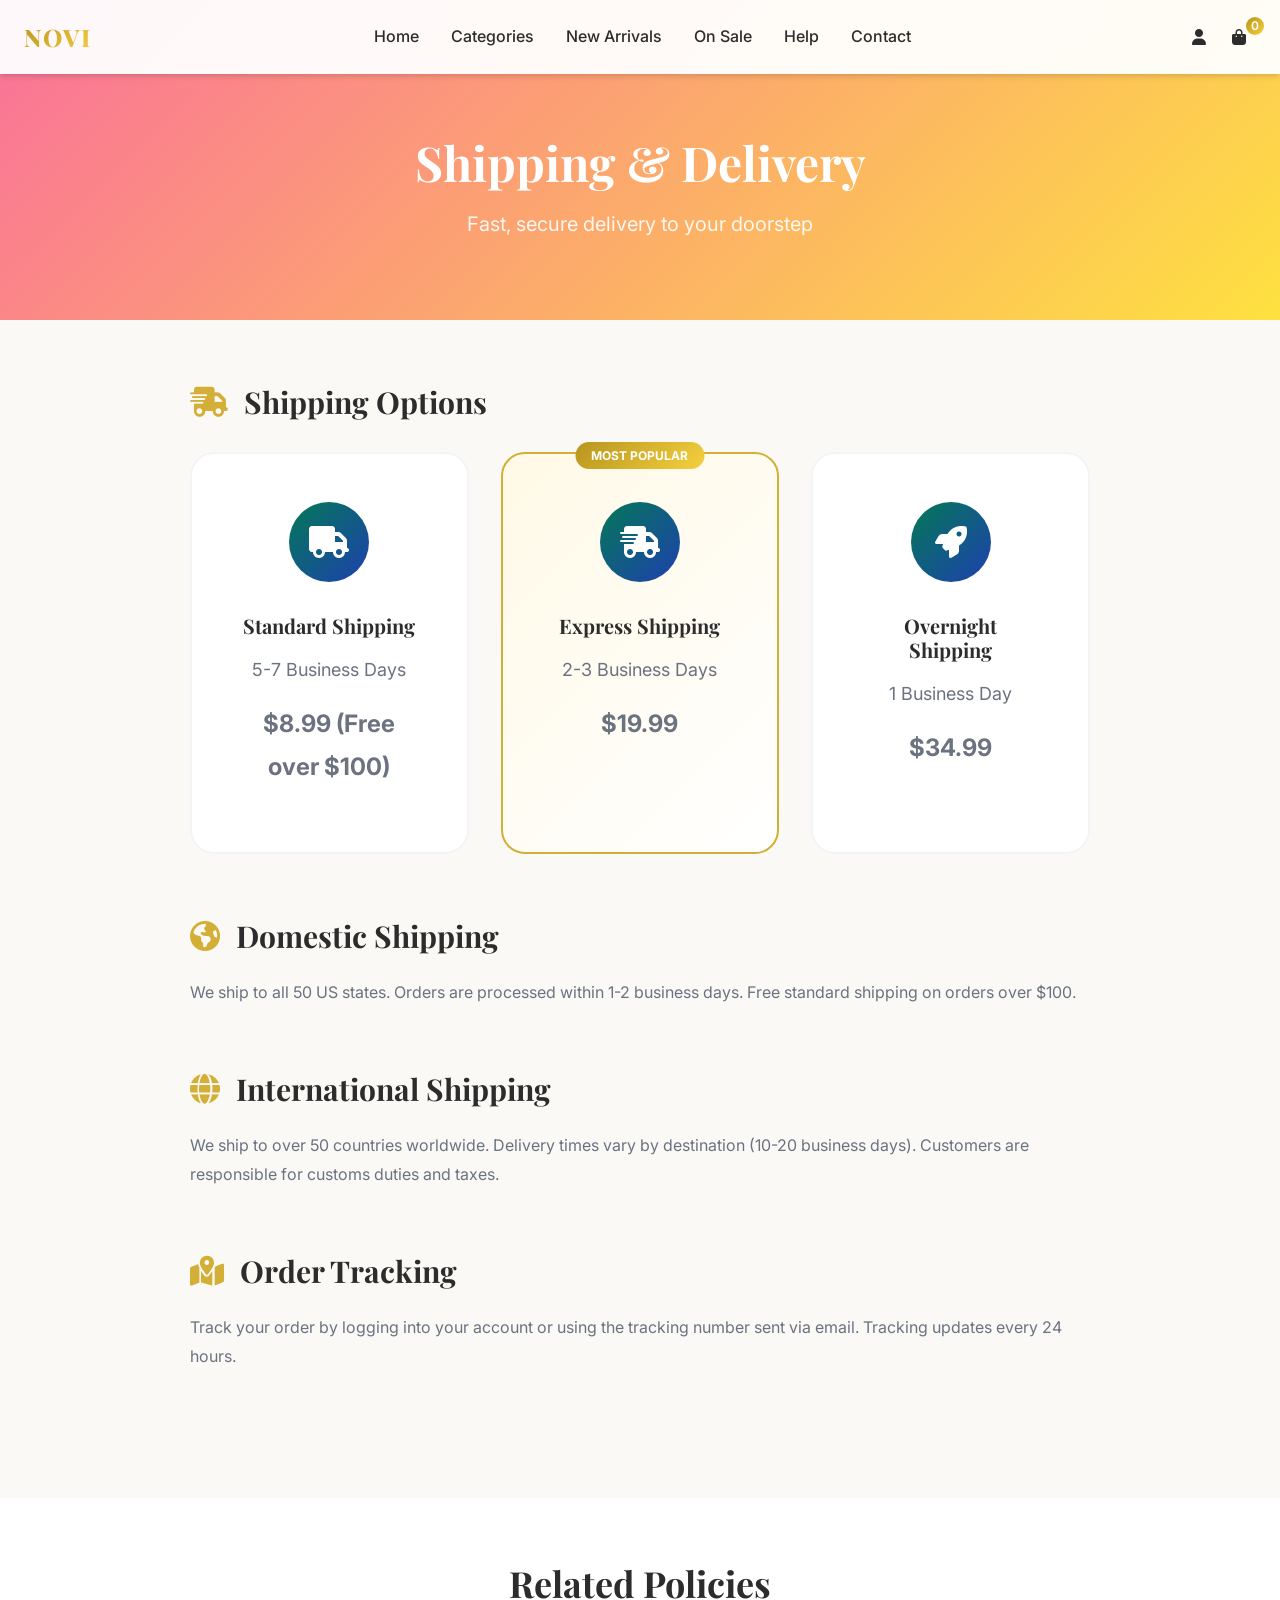
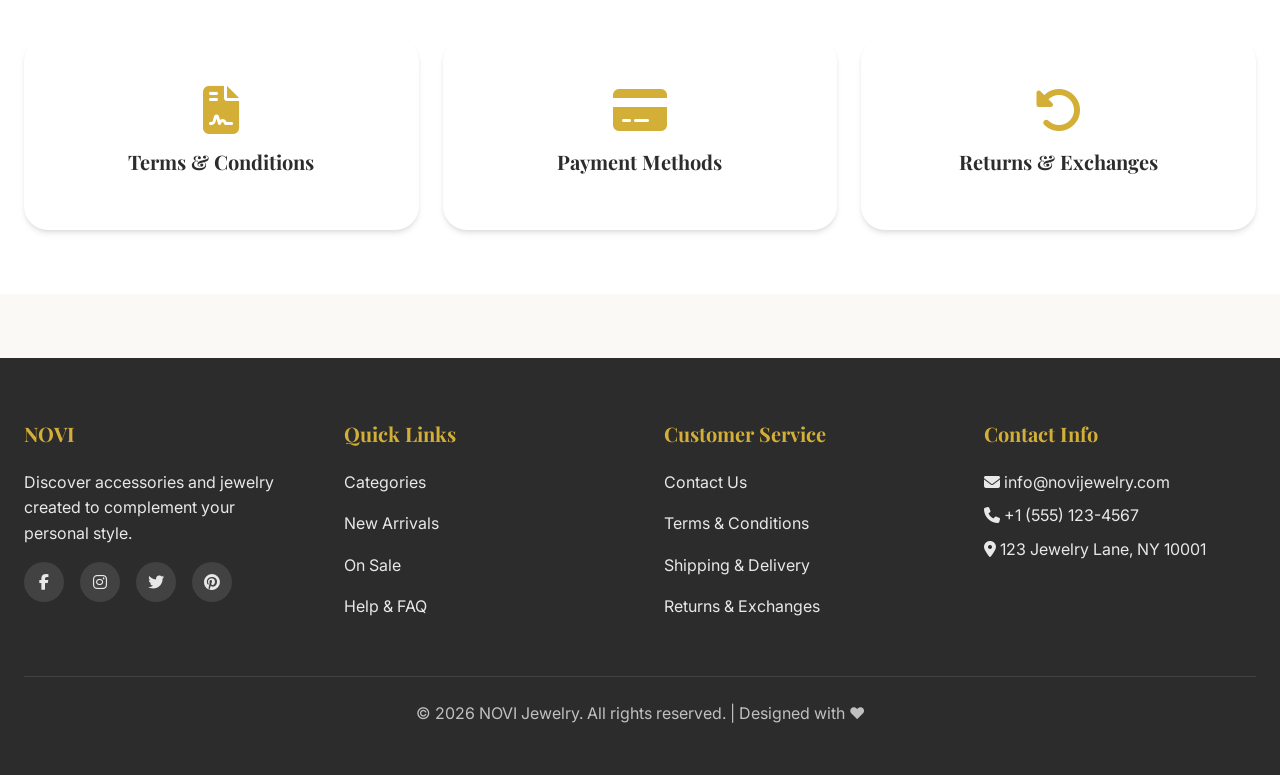
<file: shipping.html>
<!DOCTYPE html>
<html lang="en">

<head>
    <meta charset="UTF-8">
    <meta name="viewport" content="width=device-width, initial-scale=1.0">
    <meta name="description"
        content="NOVI Jewelry shipping and delivery information. Learn about delivery times, tracking, and shipping costs.">
    <title>Shipping & Delivery - NOVI Jewelry</title>

    <link rel="stylesheet" href="styles.css">
    <link rel="stylesheet" href="components.css">
    <link rel="stylesheet" href="https://cdnjs.cloudflare.com/ajax/libs/font-awesome/6.4.0/css/all.min.css">
</head>

<body>

    <header class="header">
        <div class="header-container">
            <a href="index.html" class="logo">NOVI</a>
            <nav class="nav-menu">
                <a href="index.html" class="nav-link">Home</a>
                <a href="categories.html" class="nav-link">Categories</a>
                <a href="new-arrivals.html" class="nav-link">New Arrivals</a>
                <a href="on-sale.html" class="nav-link">On Sale</a>
                <a href="help.html" class="nav-link">Help</a>
                <a href="contact.html" class="nav-link">Contact</a>
            </nav>
            <div class="nav-icons">
                <a href="login.html" class="nav-icon"><i class="fas fa-user"></i></a>
                <div class="nav-icon cart-badge" data-count="0"><i class="fas fa-shopping-bag"></i></div>
            </div>
            <div class="mobile-menu-toggle"><span></span><span></span><span></span></div>
        </div>
    </header>

    <section class="page-header" style="background: linear-gradient(135deg, #FA709A 0%, #FEE140 100%);">
        <div class="page-header-content">
            <h1 class="page-title">Shipping & Delivery</h1>
            <p class="page-subtitle">Fast, secure delivery to your doorstep</p>
        </div>
    </section>

    <section class="section">
        <div class="container">
            <div class="terms-content">

                <div class="terms-section">
                    <h2><i class="fas fa-shipping-fast"></i> Shipping Options</h2>
                    <div class="shipping-options-grid">
                        <div class="shipping-option-card">
                            <div class="shipping-icon"><i class="fas fa-truck"></i></div>
                            <h3>Standard Shipping</h3>
                            <p class="shipping-time">5-7 Business Days</p>
                            <p class="shipping-cost">$8.99 (Free over $100)</p>
                        </div>
                        <div class="shipping-option-card featured">
                            <div class="badge">Most Popular</div>
                            <div class="shipping-icon"><i class="fas fa-shipping-fast"></i></div>
                            <h3>Express Shipping</h3>
                            <p class="shipping-time">2-3 Business Days</p>
                            <p class="shipping-cost">$19.99</p>
                        </div>
                        <div class="shipping-option-card">
                            <div class="shipping-icon"><i class="fas fa-rocket"></i></div>
                            <h3>Overnight Shipping</h3>
                            <p class="shipping-time">1 Business Day</p>
                            <p class="shipping-cost">$34.99</p>
                        </div>
                    </div>
                </div>

                <div class="terms-section">
                    <h2><i class="fas fa-globe-americas"></i> Domestic Shipping</h2>
                    <p>We ship to all 50 US states. Orders are processed within 1-2 business days. Free standard
                        shipping on orders over $100.</p>
                </div>

                <div class="terms-section">
                    <h2><i class="fas fa-globe"></i> International Shipping</h2>
                    <p>We ship to over 50 countries worldwide. Delivery times vary by destination (10-20 business days).
                        Customers are responsible for customs duties and taxes.</p>
                </div>

                <div class="terms-section">
                    <h2><i class="fas fa-map-marked-alt"></i> Order Tracking</h2>
                    <p>Track your order by logging into your account or using the tracking number sent via email.
                        Tracking updates every 24 hours.</p>
                </div>

            </div>
        </div>
    </section>

    <section class="section bg-white">
        <div class="container">
            <h2 class="text-center" style="margin-bottom: var(--spacing-xl);">Related Policies</h2>
            <div class="grid grid-cols-1 md:grid-cols-3 gap-lg">
                <a href="terms.html" class="policy-card"><i class="fas fa-file-contract"></i>
                    <h3>Terms & Conditions</h3>
                </a>
                <a href="payment-methods.html" class="policy-card"><i class="fas fa-credit-card"></i>
                    <h3>Payment Methods</h3>
                </a>
                <a href="returns.html" class="policy-card"><i class="fas fa-undo-alt"></i>
                    <h3>Returns & Exchanges</h3>
                </a>
            </div>
        </div>
    </section>

    <footer class="footer">
        <div class="container">
            <div class="footer-content">
                <div class="footer-section">
                    <h3>NOVI</h3>
                    <p>Discover accessories and jewelry created to complement your personal style.</p>
                    <div class="social-links">
                        <a href="#" class="social-icon"><i class="fab fa-facebook-f"></i></a>
                        <a href="#" class="social-icon"><i class="fab fa-instagram"></i></a>
                        <a href="#" class="social-icon"><i class="fab fa-twitter"></i></a>
                        <a href="#" class="social-icon"><i class="fab fa-pinterest"></i></a>
                    </div>
                </div>
                <div class="footer-section">
                    <h3>Quick Links</h3>
                    <div class="footer-links">
                        <a href="categories.html">Categories</a>
                        <a href="new-arrivals.html">New Arrivals</a>
                        <a href="on-sale.html">On Sale</a>
                        <a href="help.html">Help & FAQ</a>
                    </div>
                </div>
                <div class="footer-section">
                    <h3>Customer Service</h3>
                    <div class="footer-links">
                        <a href="contact.html">Contact Us</a>
                        <a href="terms.html">Terms & Conditions</a>
                        <a href="shipping.html">Shipping & Delivery</a>
                        <a href="returns.html">Returns & Exchanges</a>
                    </div>
                </div>
                <div class="footer-section">
                    <h3>Contact Info</h3>
                    <p><i class="fas fa-envelope"></i> info@novijewelry.com</p>
                    <p><i class="fas fa-phone"></i> +1 (555) 123-4567</p>
                    <p><i class="fas fa-map-marker-alt"></i> 123 Jewelry Lane, NY 10001</p>
                </div>
            </div>
            <div class="footer-bottom">
                <p>&copy; 2026 NOVI Jewelry. All rights reserved. | Designed with ❤️</p>
            </div>
        </div>
    </footer>

    <script src="main.js"></script>
</body>

</html>
</file>
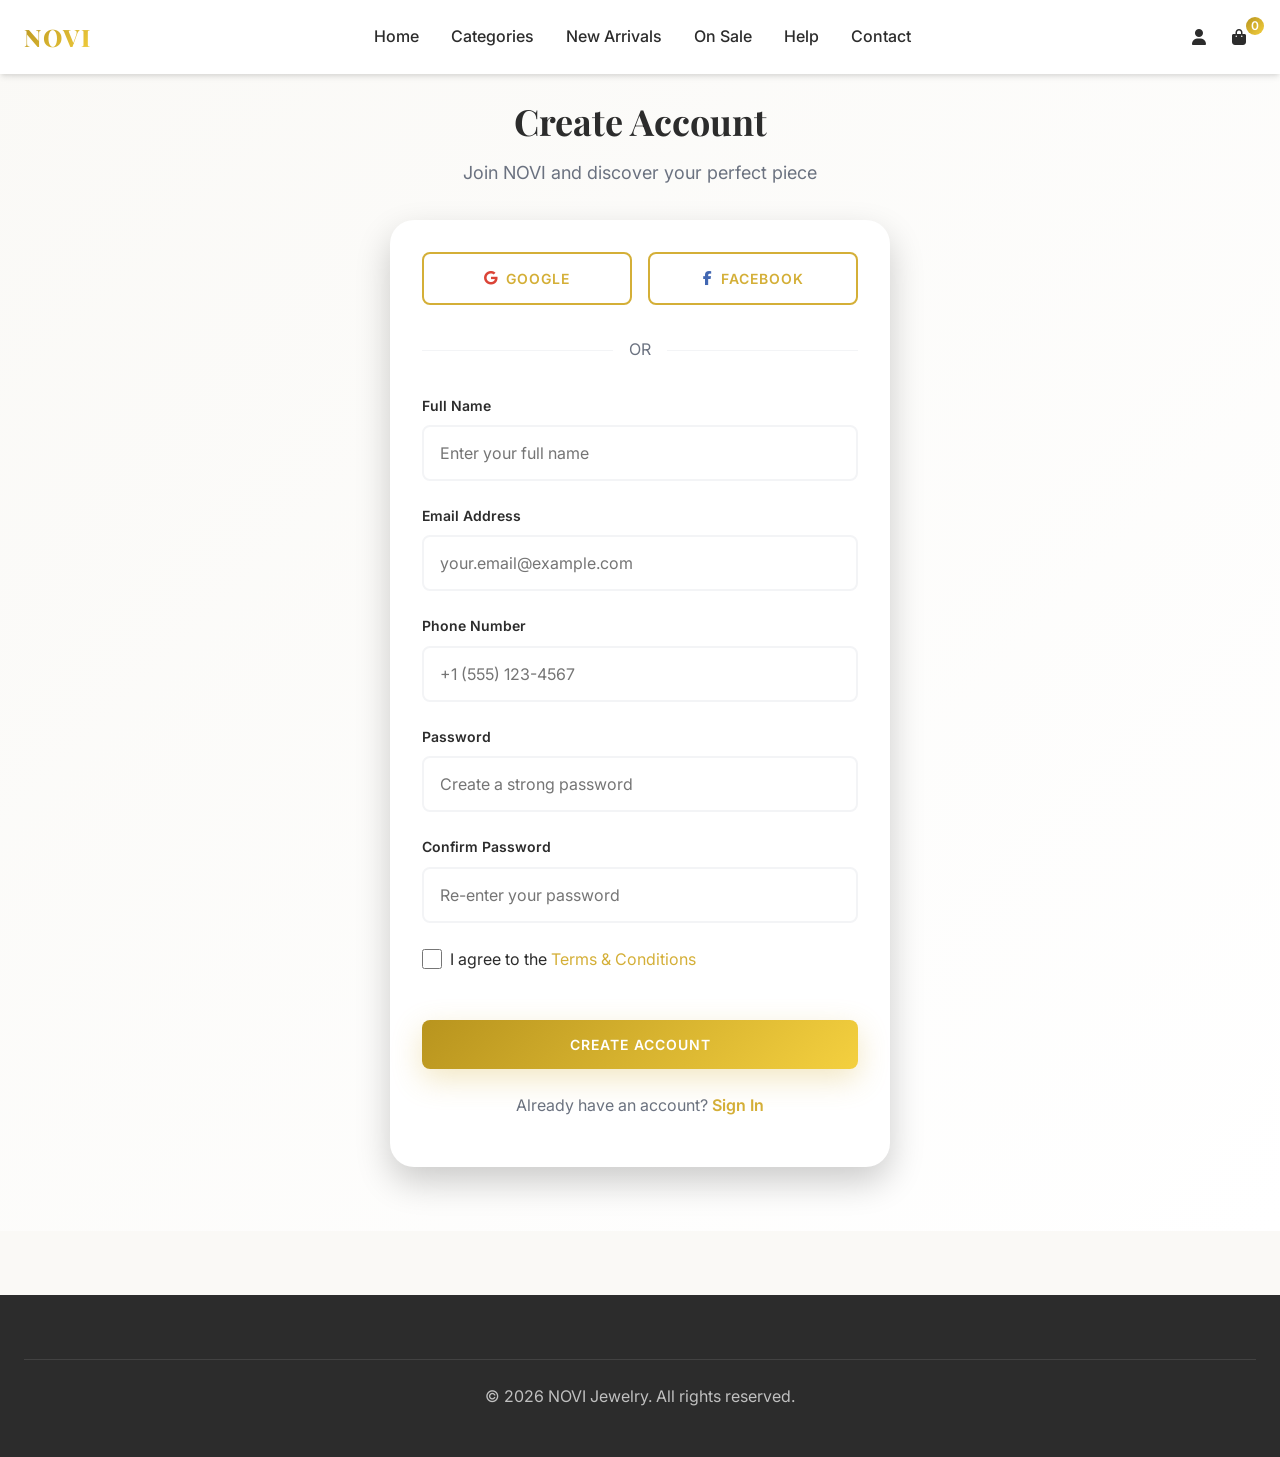
<file: signup.html>
<!DOCTYPE html>
<html lang="en">

<head>
    <meta charset="UTF-8">
    <meta name="viewport" content="width=device-width, initial-scale=1.0">
    <meta name="description" content="Create your NOVI account to start shopping elegant jewelry and accessories.">
    <title>Sign Up - NOVI Jewelry</title>

    <link rel="stylesheet" href="styles.css">
    <link rel="stylesheet" href="components.css">
    <link rel="stylesheet" href="https://cdnjs.cloudflare.com/ajax/libs/font-awesome/6.4.0/css/all.min.css">
</head>

<body>

    <!-- Header -->
    <header class="header">
        <div class="header-container">
            <a href="index.html" class="logo">NOVI</a>

            <nav class="nav-menu">
                <a href="index.html" class="nav-link">Home</a>
                <a href="categories.html" class="nav-link">Categories</a>
                <a href="new-arrivals.html" class="nav-link">New Arrivals</a>
                <a href="on-sale.html" class="nav-link">On Sale</a>
                <a href="help.html" class="nav-link">Help</a>
                <a href="contact.html" class="nav-link">Contact</a>
            </nav>

            <div class="nav-icons">
                <a href="login.html" class="nav-icon">
                    <i class="fas fa-user"></i>
                </a>
                <div class="nav-icon cart-badge" data-count="0">
                    <i class="fas fa-shopping-bag"></i>
                </div>
            </div>

            <div class="mobile-menu-toggle">
                <span></span>
                <span></span>
                <span></span>
            </div>
        </div>
    </header>

    <!-- Sign Up Section -->
    <section class="section"
        style="min-height: 100vh; display: flex; align-items: center; padding-top: 100px; background: linear-gradient(135deg, #FAF9F6 0%, #FFFFFF 100%);">
        <div class="container">
            <div style="max-width: 500px; margin: 0 auto;">

                <div class="text-center mb-xl">
                    <h1 style="font-size: var(--text-4xl); margin-bottom: var(--spacing-md);">Create Account</h1>
                    <p style="color: var(--color-gray); font-size: var(--text-lg);">Join NOVI and discover your perfect
                        piece</p>
                </div>

                <div class="bg-white p-xl" style="border-radius: var(--radius-xl); box-shadow: var(--shadow-elegant);">

                    <!-- Social Sign Up (Visual Only) -->
                    <div
                        style="display: grid; grid-template-columns: 1fr 1fr; gap: var(--spacing-md); margin-bottom: var(--spacing-xl);">
                        <button class="btn btn-outline"
                            style="display: flex; align-items: center; justify-content: center; gap: var(--spacing-sm);">
                            <i class="fab fa-google" style="color: #DB4437;"></i>
                            Google
                        </button>
                        <button class="btn btn-outline"
                            style="display: flex; align-items: center; justify-content: center; gap: var(--spacing-sm);">
                            <i class="fab fa-facebook-f" style="color: #4267B2;"></i>
                            Facebook
                        </button>
                    </div>

                    <div style="text-align: center; margin-bottom: var(--spacing-xl); position: relative;">
                        <span
                            style="background: white; padding: 0 var(--spacing-md); position: relative; z-index: 2; color: var(--color-gray);">OR</span>
                        <div
                            style="position: absolute; top: 50%; left: 0; right: 0; height: 1px; background: var(--color-gray-light); z-index: 1;">
                        </div>
                    </div>

                    <!-- Sign Up Form -->
                    <form id="signup-form">
                        <div class="form-group">
                            <label class="form-label">Full Name</label>
                            <input type="text" name="name" class="form-input" placeholder="Enter your full name"
                                required>
                        </div>

                        <div class="form-group">
                            <label class="form-label">Email Address</label>
                            <input type="email" name="email" class="form-input" placeholder="your.email@example.com"
                                required>
                        </div>

                        <div class="form-group">
                            <label class="form-label">Phone Number</label>
                            <input type="tel" name="phone" class="form-input" placeholder="+1 (555) 123-4567" required>
                        </div>

                        <div class="form-group">
                            <label class="form-label">Password</label>
                            <input type="password" name="password" class="form-input"
                                placeholder="Create a strong password" required>
                        </div>

                        <div class="form-group">
                            <label class="form-label">Confirm Password</label>
                            <input type="password" name="confirm-password" class="form-input"
                                placeholder="Re-enter your password" required>
                        </div>

                        <div class="form-group">
                            <label class="form-checkbox">
                                <input type="checkbox" required>
                                <span>I agree to the <a href="terms.html" style="color: var(--color-gold);">Terms &
                                        Conditions</a></span>
                            </label>
                        </div>

                        <button type="submit" class="btn btn-primary"
                            style="width: 100%; margin-top: var(--spacing-lg);">
                            Create Account
                        </button>
                    </form>

                    <div class="text-center mt-lg">
                        <p style="color: var(--color-gray);">
                            Already have an account?
                            <a href="login.html" style="color: var(--color-gold); font-weight: 600;">Sign In</a>
                        </p>
                    </div>

                </div>
            </div>
        </div>
    </section>

    <!-- Footer -->
    <footer class="footer">
        <div class="container">
            <div class="footer-bottom">
                <p>&copy; 2026 NOVI Jewelry. All rights reserved.</p>
            </div>
        </div>
    </footer>

    <script src="products.js"></script>
    <script src="main.js"></script>

</body>

</html>
</file>
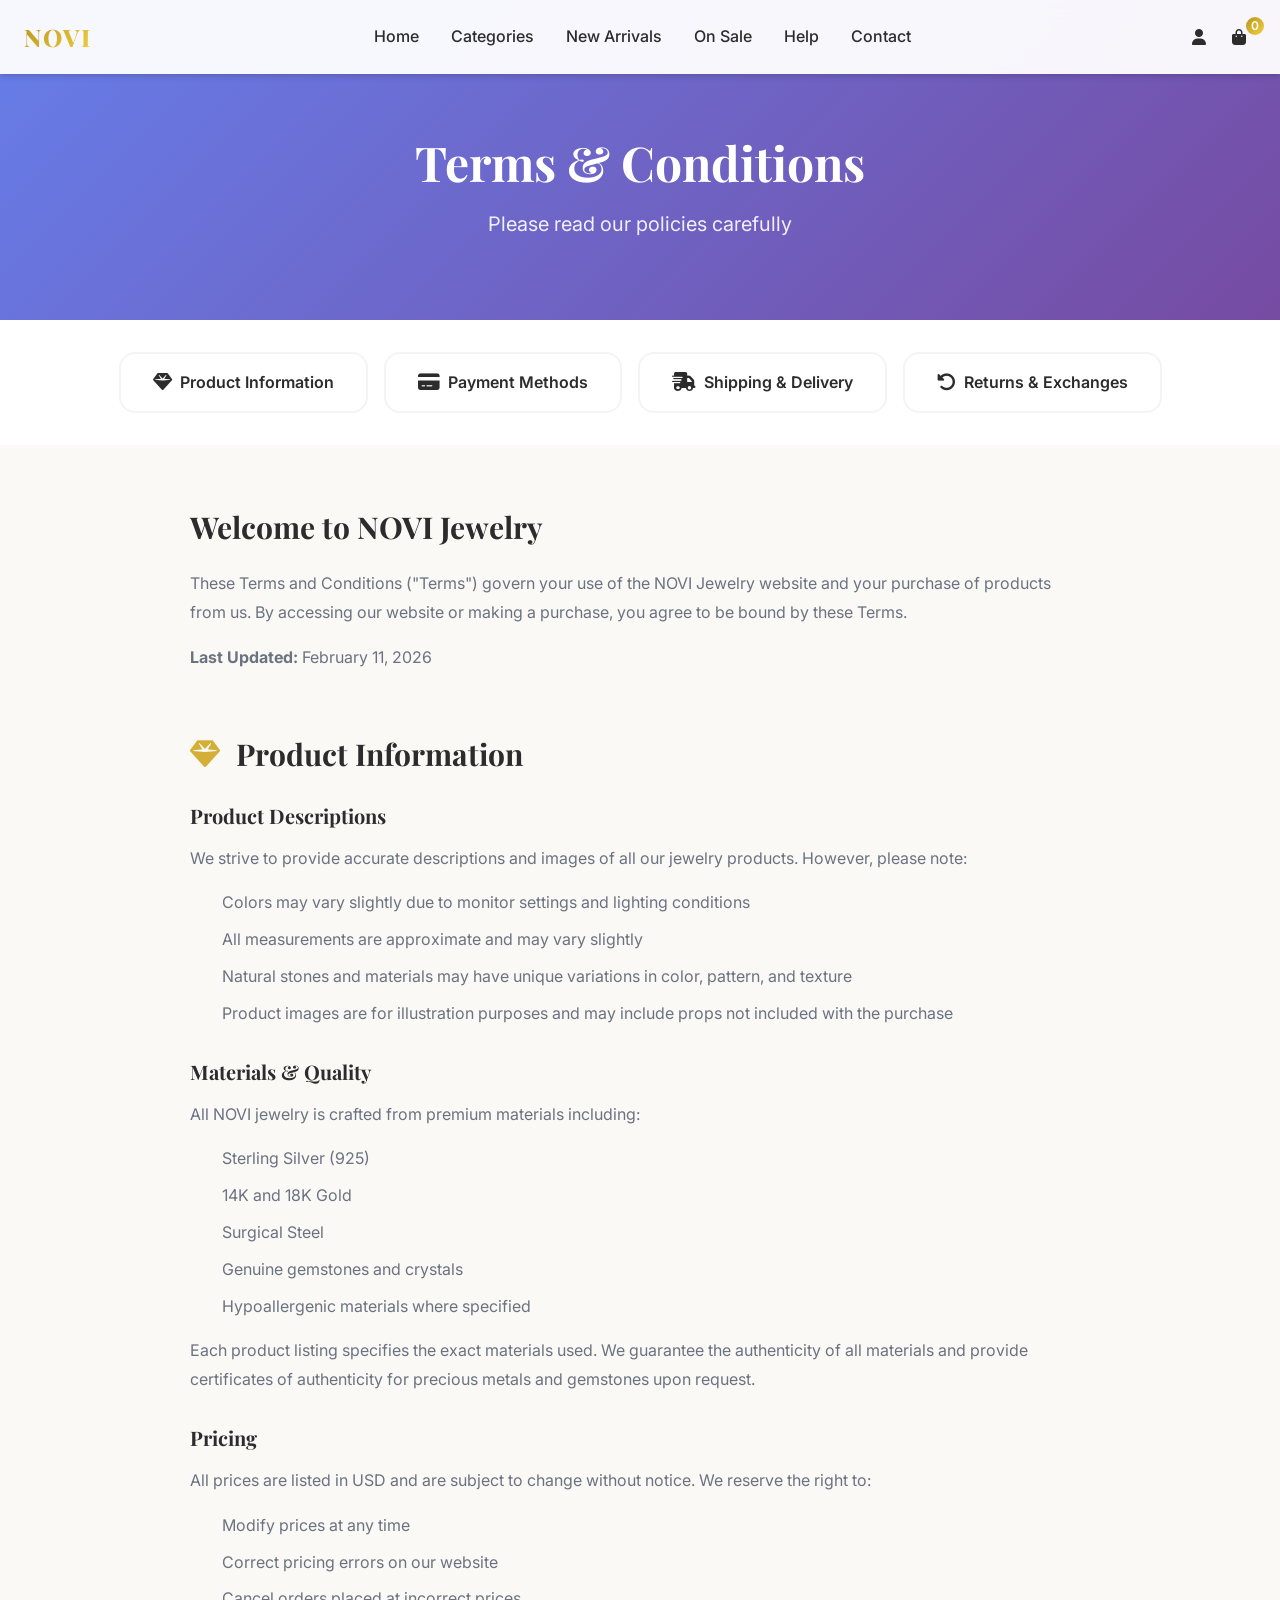
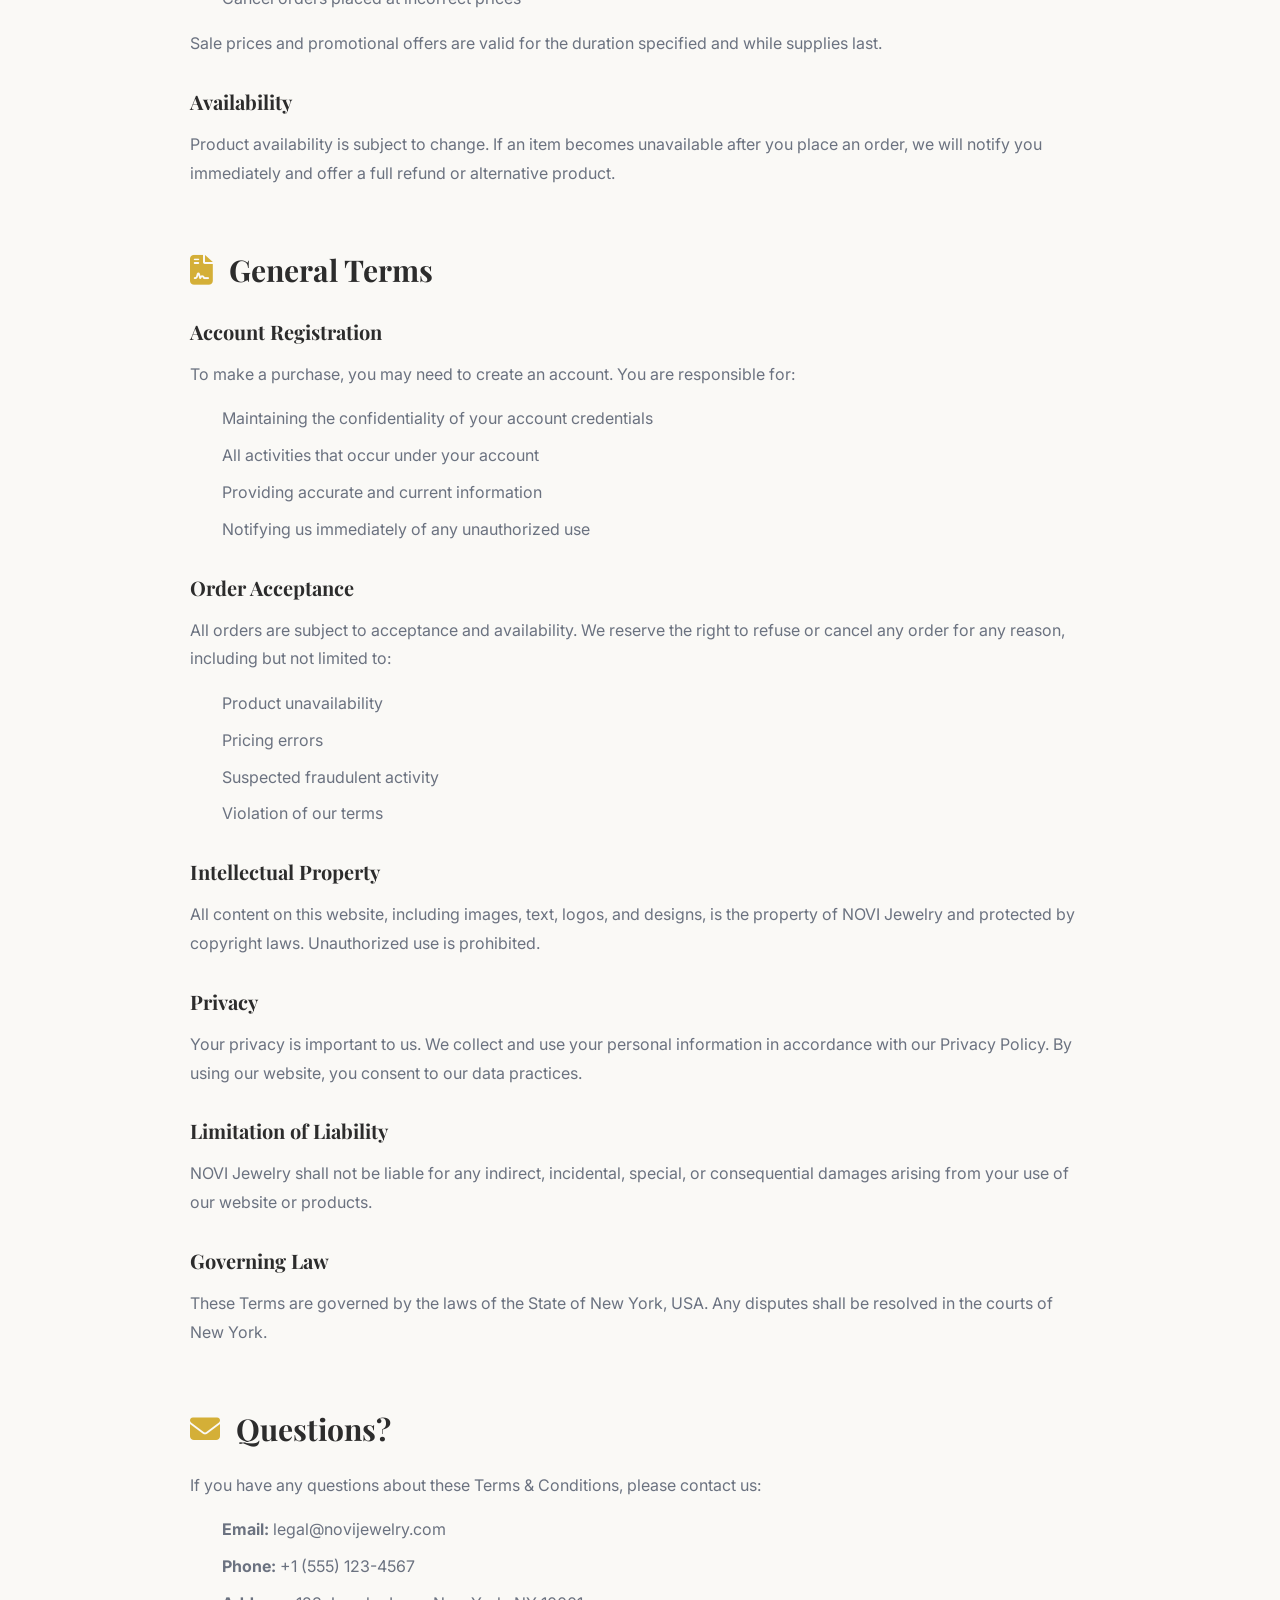
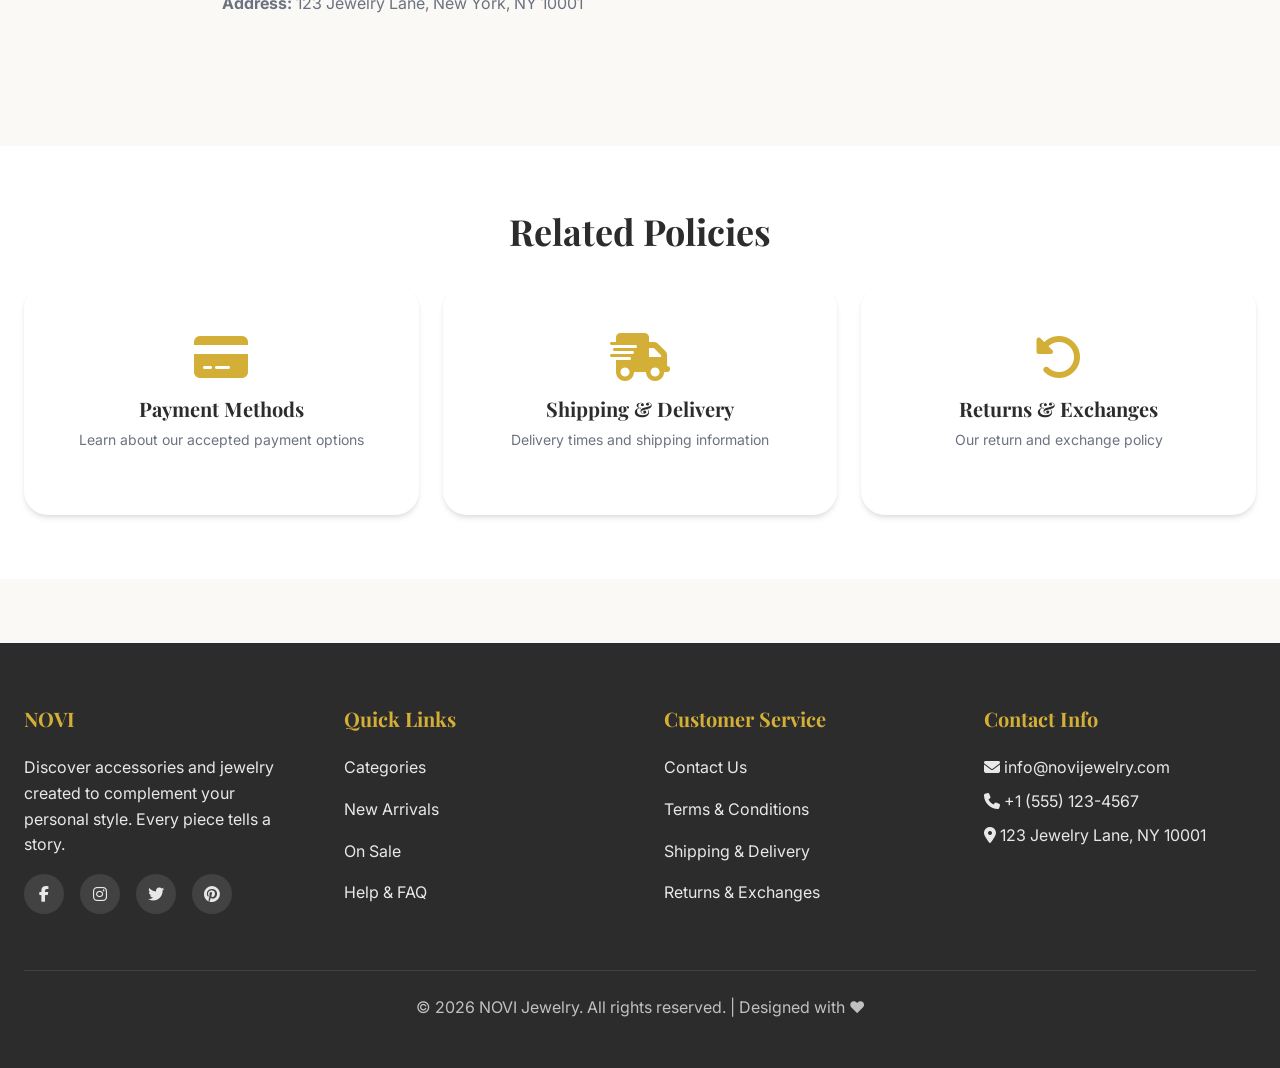
<file: terms.html>
<!DOCTYPE html>
<html lang="en">

<head>
    <meta charset="UTF-8">
    <meta name="viewport" content="width=device-width, initial-scale=1.0">
    <meta name="description"
        content="NOVI Jewelry Terms & Conditions. Read our policies on product information, payment, shipping, and returns.">
    <title>Terms & Conditions - NOVI Jewelry</title>

    <link rel="stylesheet" href="styles.css">
    <link rel="stylesheet" href="components.css">
    <link rel="stylesheet" href="https://cdnjs.cloudflare.com/ajax/libs/font-awesome/6.4.0/css/all.min.css">
</head>

<body>

    <!-- Header/Navigation -->
    <header class="header">
        <div class="header-container">
            <a href="index.html" class="logo">NOVI</a>

            <nav class="nav-menu">
                <a href="index.html" class="nav-link">Home</a>
                <a href="categories.html" class="nav-link">Categories</a>
                <a href="new-arrivals.html" class="nav-link">New Arrivals</a>
                <a href="on-sale.html" class="nav-link">On Sale</a>
                <a href="help.html" class="nav-link">Help</a>
                <a href="contact.html" class="nav-link">Contact</a>
            </nav>

            <div class="nav-icons">
                <a href="login.html" class="nav-icon" title="Account">
                    <i class="fas fa-user"></i>
                </a>
                <div class="nav-icon cart-badge" data-count="0" title="Cart">
                    <i class="fas fa-shopping-bag"></i>
                </div>
            </div>

            <div class="mobile-menu-toggle">
                <span></span>
                <span></span>
                <span></span>
            </div>
        </div>
    </header>

    <!-- Page Header -->
    <section class="page-header" style="background: linear-gradient(135deg, #667EEA 0%, #764BA2 100%);">
        <div class="page-header-content">
            <h1 class="page-title">Terms & Conditions</h1>
            <p class="page-subtitle">Please read our policies carefully</p>
        </div>
    </section>

    <!-- Quick Links -->
    <section class="section bg-white" style="padding: var(--spacing-xl) 0;">
        <div class="container">
            <div class="terms-nav">
                <a href="#product-info" class="terms-nav-link"><i class="fas fa-gem"></i> Product Information</a>
                <a href="payment-methods.html" class="terms-nav-link"><i class="fas fa-credit-card"></i> Payment
                    Methods</a>
                <a href="shipping.html" class="terms-nav-link"><i class="fas fa-shipping-fast"></i> Shipping &
                    Delivery</a>
                <a href="returns.html" class="terms-nav-link"><i class="fas fa-undo-alt"></i> Returns & Exchanges</a>
            </div>
        </div>
    </section>

    <!-- Terms Content -->
    <section class="section">
        <div class="container">
            <div class="terms-content">

                <!-- Introduction -->
                <div class="terms-section">
                    <h2>Welcome to NOVI Jewelry</h2>
                    <p>These Terms and Conditions ("Terms") govern your use of the NOVI Jewelry website and your
                        purchase of products from us. By accessing our website or making a purchase, you agree to be
                        bound by these Terms.</p>
                    <p><strong>Last Updated:</strong> February 11, 2026</p>
                </div>

                <!-- Product Information -->
                <div id="product-info" class="terms-section">
                    <h2><i class="fas fa-gem"></i> Product Information</h2>

                    <h3>Product Descriptions</h3>
                    <p>We strive to provide accurate descriptions and images of all our jewelry products. However,
                        please note:</p>
                    <ul>
                        <li>Colors may vary slightly due to monitor settings and lighting conditions</li>
                        <li>All measurements are approximate and may vary slightly</li>
                        <li>Natural stones and materials may have unique variations in color, pattern, and texture</li>
                        <li>Product images are for illustration purposes and may include props not included with the
                            purchase</li>
                    </ul>

                    <h3>Materials & Quality</h3>
                    <p>All NOVI jewelry is crafted from premium materials including:</p>
                    <ul>
                        <li>Sterling Silver (925)</li>
                        <li>14K and 18K Gold</li>
                        <li>Surgical Steel</li>
                        <li>Genuine gemstones and crystals</li>
                        <li>Hypoallergenic materials where specified</li>
                    </ul>
                    <p>Each product listing specifies the exact materials used. We guarantee the authenticity of all
                        materials and provide certificates of authenticity for precious metals and gemstones upon
                        request.</p>

                    <h3>Pricing</h3>
                    <p>All prices are listed in USD and are subject to change without notice. We reserve the right to:
                    </p>
                    <ul>
                        <li>Modify prices at any time</li>
                        <li>Correct pricing errors on our website</li>
                        <li>Cancel orders placed at incorrect prices</li>
                    </ul>
                    <p>Sale prices and promotional offers are valid for the duration specified and while supplies last.
                    </p>

                    <h3>Availability</h3>
                    <p>Product availability is subject to change. If an item becomes unavailable after you place an
                        order, we will notify you immediately and offer a full refund or alternative product.</p>
                </div>

                <!-- General Terms -->
                <div class="terms-section">
                    <h2><i class="fas fa-file-contract"></i> General Terms</h2>

                    <h3>Account Registration</h3>
                    <p>To make a purchase, you may need to create an account. You are responsible for:</p>
                    <ul>
                        <li>Maintaining the confidentiality of your account credentials</li>
                        <li>All activities that occur under your account</li>
                        <li>Providing accurate and current information</li>
                        <li>Notifying us immediately of any unauthorized use</li>
                    </ul>

                    <h3>Order Acceptance</h3>
                    <p>All orders are subject to acceptance and availability. We reserve the right to refuse or cancel
                        any order for any reason, including but not limited to:</p>
                    <ul>
                        <li>Product unavailability</li>
                        <li>Pricing errors</li>
                        <li>Suspected fraudulent activity</li>
                        <li>Violation of our terms</li>
                    </ul>

                    <h3>Intellectual Property</h3>
                    <p>All content on this website, including images, text, logos, and designs, is the property of NOVI
                        Jewelry and protected by copyright laws. Unauthorized use is prohibited.</p>

                    <h3>Privacy</h3>
                    <p>Your privacy is important to us. We collect and use your personal information in accordance with
                        our Privacy Policy. By using our website, you consent to our data practices.</p>

                    <h3>Limitation of Liability</h3>
                    <p>NOVI Jewelry shall not be liable for any indirect, incidental, special, or consequential damages
                        arising from your use of our website or products.</p>

                    <h3>Governing Law</h3>
                    <p>These Terms are governed by the laws of the State of New York, USA. Any disputes shall be
                        resolved in the courts of New York.</p>
                </div>

                <!-- Contact -->
                <div class="terms-section">
                    <h2><i class="fas fa-envelope"></i> Questions?</h2>
                    <p>If you have any questions about these Terms & Conditions, please contact us:</p>
                    <ul>
                        <li><strong>Email:</strong> legal@novijewelry.com</li>
                        <li><strong>Phone:</strong> +1 (555) 123-4567</li>
                        <li><strong>Address:</strong> 123 Jewelry Lane, New York, NY 10001</li>
                    </ul>
                </div>

            </div>
        </div>
    </section>

    <!-- Related Pages -->
    <section class="section bg-white">
        <div class="container">
            <h2 class="text-center" style="margin-bottom: var(--spacing-xl);">Related Policies</h2>
            <div class="grid grid-cols-1 md:grid-cols-3 gap-lg">
                <a href="payment-methods.html" class="policy-card">
                    <i class="fas fa-credit-card"></i>
                    <h3>Payment Methods</h3>
                    <p>Learn about our accepted payment options</p>
                </a>

                <a href="shipping.html" class="policy-card">
                    <i class="fas fa-shipping-fast"></i>
                    <h3>Shipping & Delivery</h3>
                    <p>Delivery times and shipping information</p>
                </a>

                <a href="returns.html" class="policy-card">
                    <i class="fas fa-undo-alt"></i>
                    <h3>Returns & Exchanges</h3>
                    <p>Our return and exchange policy</p>
                </a>
            </div>
        </div>
    </section>

    <!-- Footer -->
    <footer class="footer">
        <div class="container">
            <div class="footer-content">
                <div class="footer-section">
                    <h3>NOVI</h3>
                    <p>Discover accessories and jewelry created to complement your personal style. Every piece tells a
                        story.</p>
                    <div class="social-links">
                        <a href="#" class="social-icon"><i class="fab fa-facebook-f"></i></a>
                        <a href="#" class="social-icon"><i class="fab fa-instagram"></i></a>
                        <a href="#" class="social-icon"><i class="fab fa-twitter"></i></a>
                        <a href="#" class="social-icon"><i class="fab fa-pinterest"></i></a>
                    </div>
                </div>

                <div class="footer-section">
                    <h3>Quick Links</h3>
                    <div class="footer-links">
                        <a href="categories.html">Categories</a>
                        <a href="new-arrivals.html">New Arrivals</a>
                        <a href="on-sale.html">On Sale</a>
                        <a href="help.html">Help & FAQ</a>
                    </div>
                </div>

                <div class="footer-section">
                    <h3>Customer Service</h3>
                    <div class="footer-links">
                        <a href="contact.html">Contact Us</a>
                        <a href="terms.html">Terms & Conditions</a>
                        <a href="shipping.html">Shipping & Delivery</a>
                        <a href="returns.html">Returns & Exchanges</a>
                    </div>
                </div>

                <div class="footer-section">
                    <h3>Contact Info</h3>
                    <p><i class="fas fa-envelope"></i> info@novijewelry.com</p>
                    <p><i class="fas fa-phone"></i> +1 (555) 123-4567</p>
                    <p><i class="fas fa-map-marker-alt"></i> 123 Jewelry Lane, NY 10001</p>
                </div>
            </div>

            <div class="footer-bottom">
                <p>&copy; 2026 NOVI Jewelry. All rights reserved. | Designed with ❤️</p>
            </div>
        </div>
    </footer>

    <script src="main.js"></script>

</body>

</html>
</file>
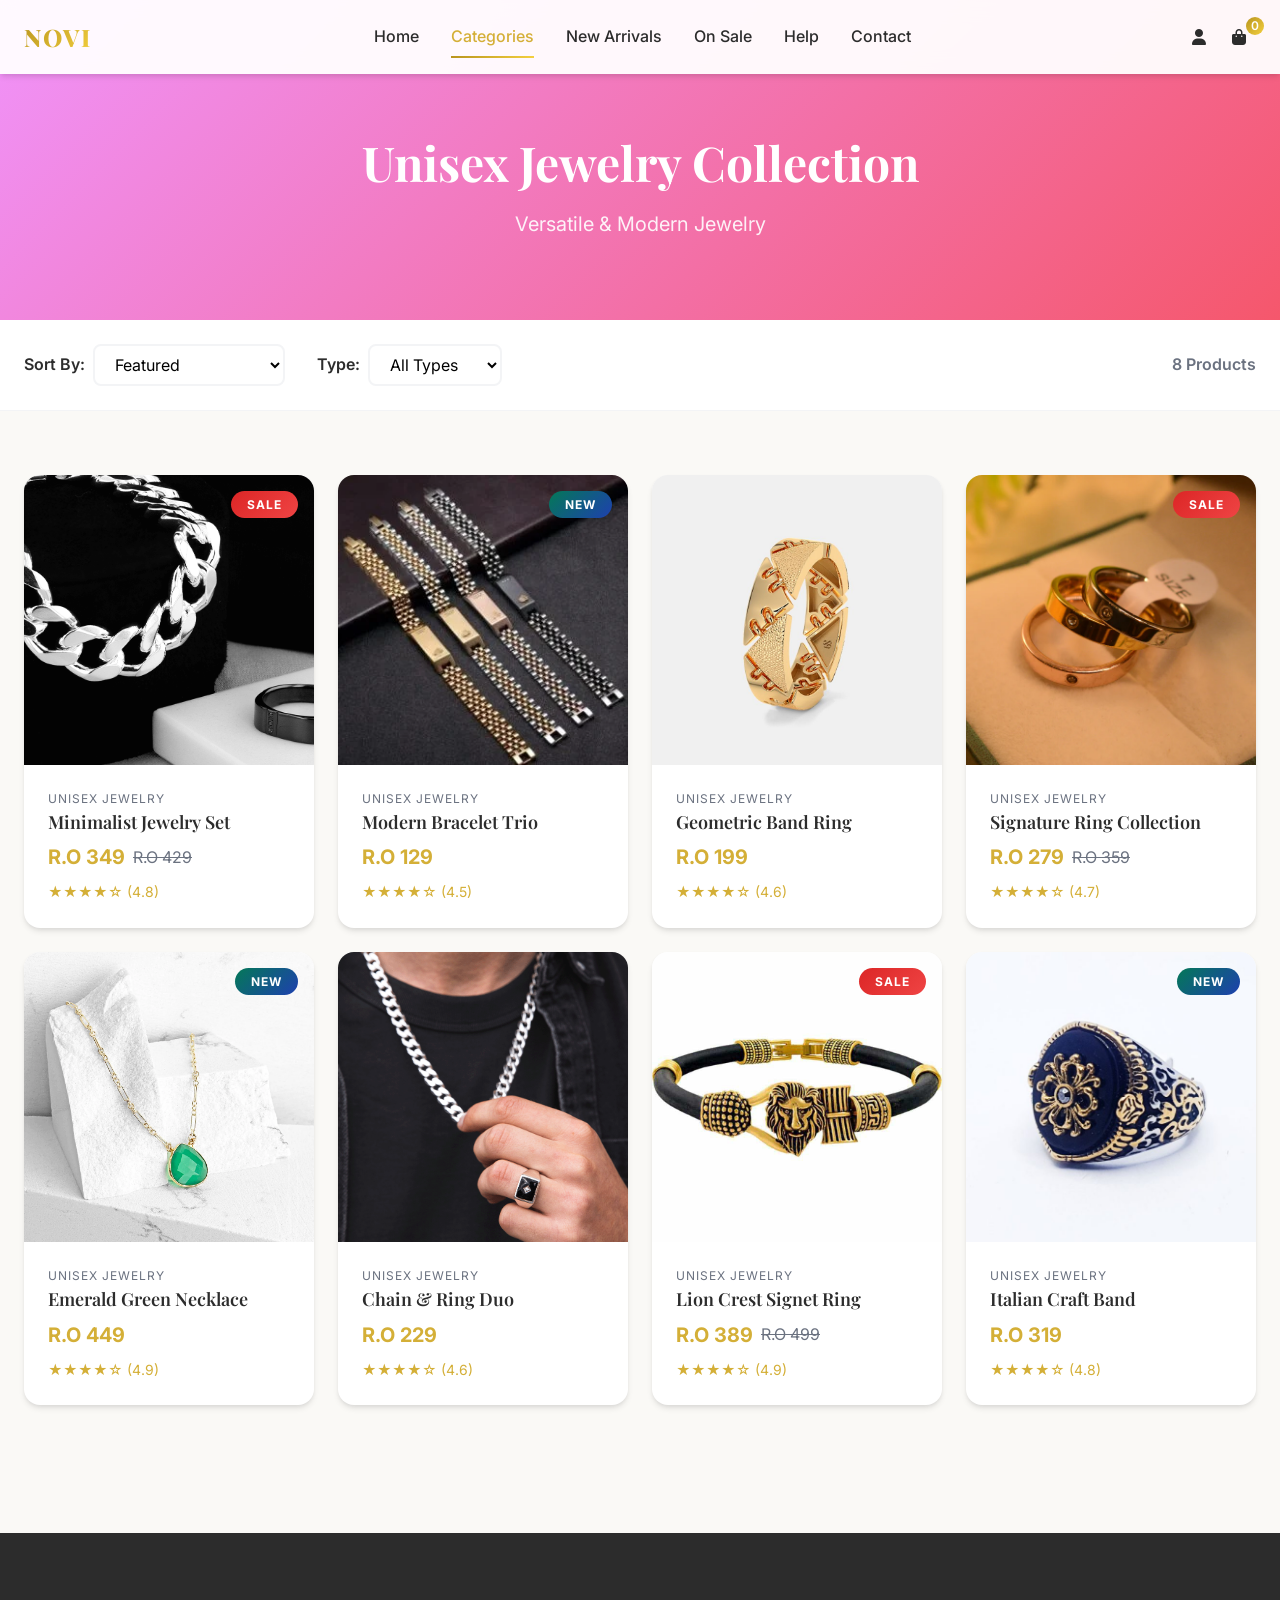
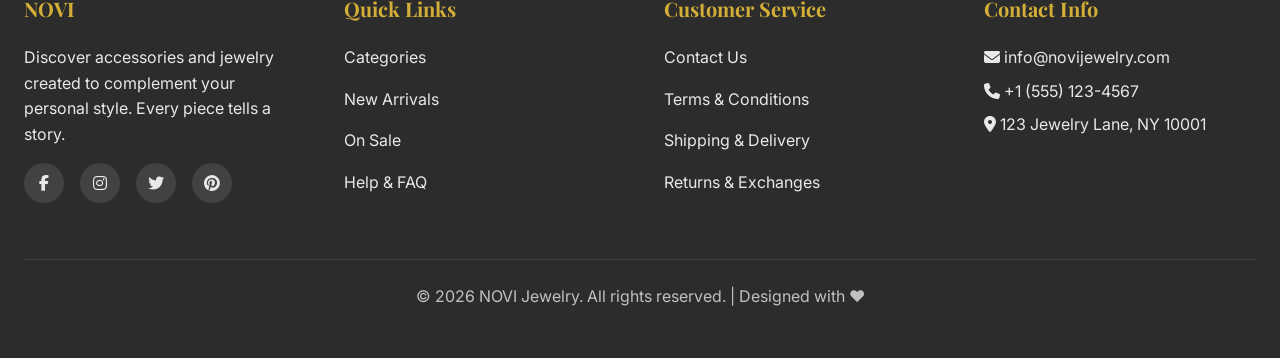
<file: unisex.html>
<!DOCTYPE html>
<html lang="en">

<head>
    <meta charset="UTF-8">
    <meta name="viewport" content="width=device-width, initial-scale=1.0">
    <meta name="description"
        content="Shop versatile unisex jewelry at NOVI. Discover modern designs perfect for everyone.">
    <title>Unisex Jewelry - NOVI</title>

    <link rel="stylesheet" href="styles.css">
    <link rel="stylesheet" href="components.css">
    <link rel="stylesheet" href="https://cdnjs.cloudflare.com/ajax/libs/font-awesome/6.4.0/css/all.min.css">
</head>

<body>

    <!-- Header/Navigation -->
    <header class="header">
        <div class="header-container">
            <a href="index.html" class="logo">NOVI</a>

            <nav class="nav-menu">
                <a href="index.html" class="nav-link">Home</a>
                <a href="categories.html" class="nav-link active">Categories</a>
                <a href="new-arrivals.html" class="nav-link">New Arrivals</a>
                <a href="on-sale.html" class="nav-link">On Sale</a>
                <a href="help.html" class="nav-link">Help</a>
                <a href="contact.html" class="nav-link">Contact</a>
            </nav>

            <div class="nav-icons">
                <a href="login.html" class="nav-icon" title="Account">
                    <i class="fas fa-user"></i>
                </a>
                <div class="nav-icon cart-badge" data-count="0" title="Cart">
                    <i class="fas fa-shopping-bag"></i>
                </div>
            </div>

            <div class="mobile-menu-toggle">
                <span></span>
                <span></span>
                <span></span>
            </div>
        </div>
    </header>

    <!-- Page Header -->
    <section class="page-header" style="background: linear-gradient(135deg, #F093FB 0%, #F5576C 100%);">
        <div class="page-header-content">
            <h1 class="page-title">Unisex Jewelry Collection</h1>
            <p class="page-subtitle">Versatile & Modern Jewelry</p>
        </div>
    </section>

    <!-- Filter Bar -->
    <section class="filter-bar">
        <div class="container">
            <div class="filter-controls">
                <div class="filter-group">
                    <label>Sort By:</label>
                    <select class="filter-select" onchange="sortProducts(this.value, 'unisex')">
                        <option value="featured">Featured</option>
                        <option value="price-low">Price: Low to High</option>
                        <option value="price-high">Price: High to Low</option>
                        <option value="newest">Newest</option>
                    </select>
                </div>

                <div class="filter-group">
                    <label>Type:</label>
                    <select class="filter-select" onchange="filterByType(this.value, 'unisex')">
                        <option value="all">All Types</option>
                        <option value="necklace">Necklaces</option>
                        <option value="ring">Rings</option>
                        <option value="bracelet">Bracelets</option>
                        <option value="pendant">Pendants</option>
                    </select>
                </div>

                <div class="filter-results">
                    <span id="product-count">80 Products</span>
                </div>
            </div>
        </div>
    </section>

    <!-- Products Grid -->
    <section class="section">
        <div class="container">
            <div class="grid grid-cols-1 md:grid-cols-3 lg:grid-cols-4 gap-lg" id="unisex-products"></div>
        </div>
    </section>

    <!-- Footer -->
    <footer class="footer">
        <div class="container">
            <div class="footer-content">
                <div class="footer-section">
                    <h3>NOVI</h3>
                    <p>Discover accessories and jewelry created to complement your personal style. Every piece tells a
                        story.</p>
                    <div class="social-links">
                        <a href="#" class="social-icon"><i class="fab fa-facebook-f"></i></a>
                        <a href="#" class="social-icon"><i class="fab fa-instagram"></i></a>
                        <a href="#" class="social-icon"><i class="fab fa-twitter"></i></a>
                        <a href="#" class="social-icon"><i class="fab fa-pinterest"></i></a>
                    </div>
                </div>

                <div class="footer-section">
                    <h3>Quick Links</h3>
                    <div class="footer-links">
                        <a href="categories.html">Categories</a>
                        <a href="new-arrivals.html">New Arrivals</a>
                        <a href="on-sale.html">On Sale</a>
                        <a href="help.html">Help & FAQ</a>
                    </div>
                </div>

                <div class="footer-section">
                    <h3>Customer Service</h3>
                    <div class="footer-links">
                        <a href="contact.html">Contact Us</a>
                        <a href="terms.html">Terms & Conditions</a>
                        <a href="shipping.html">Shipping & Delivery</a>
                        <a href="returns.html">Returns & Exchanges</a>
                    </div>
                </div>

                <div class="footer-section">
                    <h3>Contact Info</h3>
                    <p><i class="fas fa-envelope"></i> info@novijewelry.com</p>
                    <p><i class="fas fa-phone"></i> +1 (555) 123-4567</p>
                    <p><i class="fas fa-map-marker-alt"></i> 123 Jewelry Lane, NY 10001</p>
                </div>
            </div>

            <div class="footer-bottom">
                <p>&copy; 2026 NOVI Jewelry. All rights reserved. | Designed with ❤️</p>
            </div>
        </div>
    </footer>

    <script src="products.js"></script>
    <script src="main.js"></script>
    <script>
        // Load unisex products
        window.addEventListener('load', function () {
            const products = getProductsByCategory('unisex');
            renderProducts(products, 'unisex-products');
            document.getElementById('product-count').textContent = products.length + ' Products';
        });
    </script>

</body>

</html>
</file>
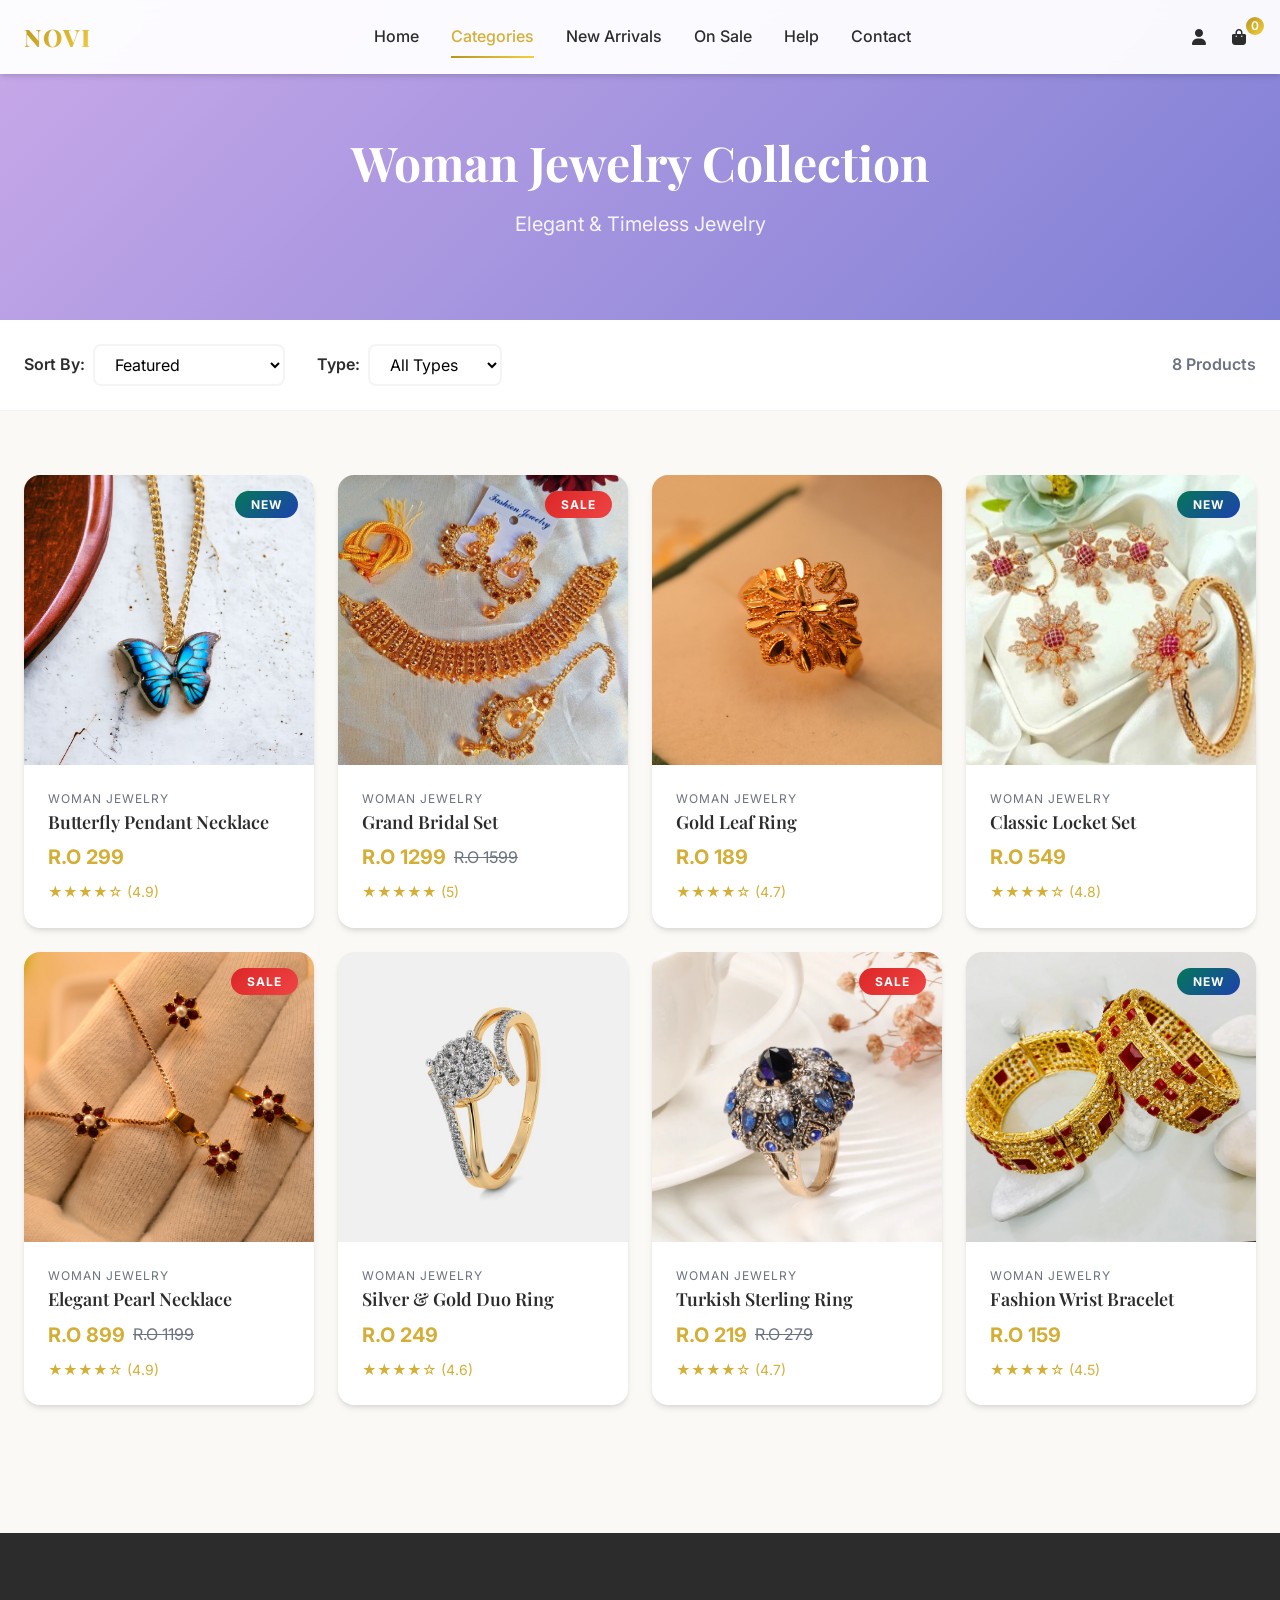
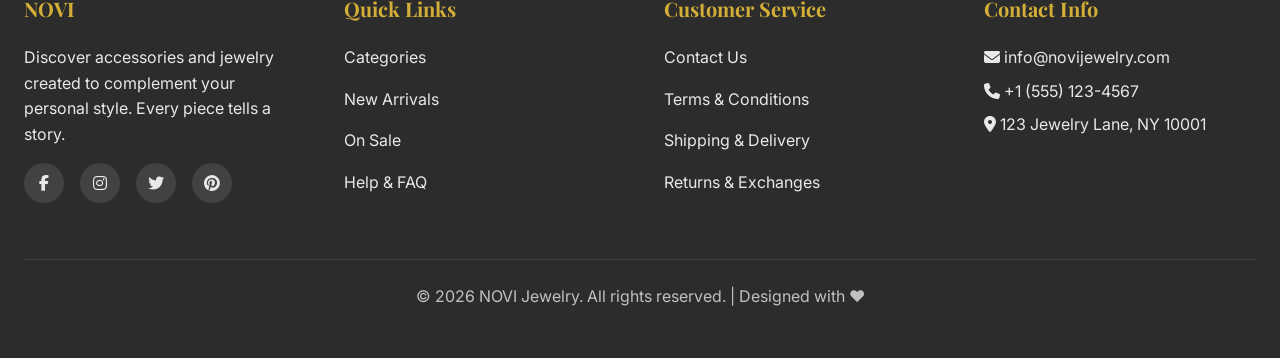
<file: women.html>
<!DOCTYPE html>
<html lang="en">

<head>
    <meta charset="UTF-8">
    <meta name="viewport" content="width=device-width, initial-scale=1.0">
    <meta name="description"
        content="Shop elegant women's jewelry at NOVI. Discover timeless necklaces, rings, bracelets, and earrings.">
    <title>Woman Jewelry - NOVI</title>

    <link rel="stylesheet" href="styles.css">
    <link rel="stylesheet" href="components.css">
    <link rel="stylesheet" href="https://cdnjs.cloudflare.com/ajax/libs/font-awesome/6.4.0/css/all.min.css">
</head>

<body>

    <!-- Header/Navigation -->
    <header class="header">
        <div class="header-container">
            <a href="index.html" class="logo">NOVI</a>

            <nav class="nav-menu">
                <a href="index.html" class="nav-link">Home</a>
                <a href="categories.html" class="nav-link active">Categories</a>
                <a href="new-arrivals.html" class="nav-link">New Arrivals</a>
                <a href="on-sale.html" class="nav-link">On Sale</a>
                <a href="help.html" class="nav-link">Help</a>
                <a href="contact.html" class="nav-link">Contact</a>
            </nav>

            <div class="nav-icons">
                <a href="login.html" class="nav-icon" title="Account">
                    <i class="fas fa-user"></i>
                </a>
                <div class="nav-icon cart-badge" data-count="0" title="Cart">
                    <i class="fas fa-shopping-bag"></i>
                </div>
            </div>

            <div class="mobile-menu-toggle">
                <span></span>
                <span></span>
                <span></span>
            </div>
        </div>
    </header>

    <!-- Page Header -->
    <section class="page-header" style="background: linear-gradient(135deg, #C9A9E9 0%, #7F7FD5 100%);">
        <div class="page-header-content">
            <h1 class="page-title">Woman Jewelry Collection</h1>
            <p class="page-subtitle">Elegant & Timeless Jewelry</p>
        </div>
    </section>

    <!-- Filter Bar -->
    <section class="filter-bar">
        <div class="container">
            <div class="filter-controls">
                <div class="filter-group">
                    <label>Sort By:</label>
                    <select class="filter-select" onchange="sortProducts(this.value, 'women')">
                        <option value="featured">Featured</option>
                        <option value="price-low">Price: Low to High</option>
                        <option value="price-high">Price: High to Low</option>
                        <option value="newest">Newest</option>
                    </select>
                </div>

                <div class="filter-group">
                    <label>Type:</label>
                    <select class="filter-select" onchange="filterByType(this.value, 'women')">
                        <option value="all">All Types</option>
                        <option value="necklace">Necklaces</option>
                        <option value="ring">Rings</option>
                        <option value="bracelet">Bracelets</option>
                        <option value="earrings">Earrings</option>
                    </select>
                </div>

                <div class="filter-results">
                    <span id="product-count">150 Products</span>
                </div>
            </div>
        </div>
    </section>

    <!-- Products Grid -->
    <section class="section">
        <div class="container">
            <div class="grid grid-cols-1 md:grid-cols-3 lg:grid-cols-4 gap-lg" id="women-products"></div>
        </div>
    </section>

    <!-- Footer -->
    <footer class="footer">
        <div class="container">
            <div class="footer-content">
                <div class="footer-section">
                    <h3>NOVI</h3>
                    <p>Discover accessories and jewelry created to complement your personal style. Every piece tells a
                        story.</p>
                    <div class="social-links">
                        <a href="#" class="social-icon"><i class="fab fa-facebook-f"></i></a>
                        <a href="#" class="social-icon"><i class="fab fa-instagram"></i></a>
                        <a href="#" class="social-icon"><i class="fab fa-twitter"></i></a>
                        <a href="#" class="social-icon"><i class="fab fa-pinterest"></i></a>
                    </div>
                </div>

                <div class="footer-section">
                    <h3>Quick Links</h3>
                    <div class="footer-links">
                        <a href="categories.html">Categories</a>
                        <a href="new-arrivals.html">New Arrivals</a>
                        <a href="on-sale.html">On Sale</a>
                        <a href="help.html">Help & FAQ</a>
                    </div>
                </div>

                <div class="footer-section">
                    <h3>Customer Service</h3>
                    <div class="footer-links">
                        <a href="contact.html">Contact Us</a>
                        <a href="terms.html">Terms & Conditions</a>
                        <a href="shipping.html">Shipping & Delivery</a>
                        <a href="returns.html">Returns & Exchanges</a>
                    </div>
                </div>

                <div class="footer-section">
                    <h3>Contact Info</h3>
                    <p><i class="fas fa-envelope"></i> info@novijewelry.com</p>
                    <p><i class="fas fa-phone"></i> +1 (555) 123-4567</p>
                    <p><i class="fas fa-map-marker-alt"></i> 123 Jewelry Lane, NY 10001</p>
                </div>
            </div>

            <div class="footer-bottom">
                <p>&copy; 2026 NOVI Jewelry. All rights reserved. | Designed with ❤️</p>
            </div>
        </div>
    </footer>

    <script src="products.js"></script>
    <script src="main.js"></script>
    <script>
        // Load women's products
        window.addEventListener('load', function () {
            const products = getProductsByCategory('women');
            renderProducts(products, 'women-products');
            document.getElementById('product-count').textContent = products.length + ' Products';
        });
    </script>

</body>

</html>
</file>
<file: styles.css>
/* ============================================
   NOVI Jewelry - Global Styles
   Premium Design System
   ============================================ */

/* Google Fonts */
@import url('https://fonts.googleapis.com/css2?family=Playfair+Display:wght@400;500;600;700;800&family=Inter:wght@300;400;500;600;700&display=swap');

/* ============================================
   CSS Custom Properties
   ============================================ */
:root {
  /* Primary Colors - Jewel Tones */
  --color-emerald: #047857;
  --color-emerald-light: #10b981;
  --color-emerald-dark: #065f46;
  
  --color-sapphire: #1e40af;
  --color-sapphire-light: #3b82f6;
  --color-sapphire-dark: #1e3a8a;
  
  --color-rose-gold: #b76e79;
  --color-rose-gold-light: #d4a5a5;
  --color-rose-gold-dark: #8b5a5a;
  
  /* Accent Colors */
  --color-gold: #D4AF37;
  --color-gold-light: #f4d03f;
  --color-gold-dark: #b8941e;
  
  --color-silver: #C0C0C0;
  --color-silver-light: #e8e8e8;
  --color-silver-dark: #8c8c8c;
  
  /* Neutral Colors */
  --color-cream: #FAF9F6;
  --color-white: #FFFFFF;
  --color-charcoal: #2C2C2C;
  --color-gray-light: #f3f4f6;
  --color-gray: #6b7280;
  --color-gray-dark: #374151;
  
  /* Gradient Backgrounds */
  --gradient-primary: linear-gradient(135deg, var(--color-emerald) 0%, var(--color-sapphire) 100%);
  --gradient-gold: linear-gradient(135deg, var(--color-gold-dark) 0%, var(--color-gold-light) 100%);
  --gradient-rose: linear-gradient(135deg, var(--color-rose-gold-dark) 0%, var(--color-rose-gold-light) 100%);
  --gradient-elegant: linear-gradient(135deg, #2C2C2C 0%, #4a4a4a 50%, #2C2C2C 100%);
  --gradient-overlay: linear-gradient(180deg, rgba(0,0,0,0) 0%, rgba(0,0,0,0.7) 100%);
  
  /* Typography */
  --font-heading: 'Playfair Display', serif;
  --font-body: 'Inter', sans-serif;
  
  /* Font Sizes */
  --text-xs: 0.75rem;
  --text-sm: 0.875rem;
  --text-base: 1rem;
  --text-lg: 1.125rem;
  --text-xl: 1.25rem;
  --text-2xl: 1.5rem;
  --text-3xl: 1.875rem;
  --text-4xl: 2.25rem;
  --text-5xl: 3rem;
  --text-6xl: 3.75rem;
  
  /* Spacing */
  --spacing-xs: 0.25rem;
  --spacing-sm: 0.5rem;
  --spacing-md: 1rem;
  --spacing-lg: 1.5rem;
  --spacing-xl: 2rem;
  --spacing-2xl: 3rem;
  --spacing-3xl: 4rem;
  
  /* Border Radius */
  --radius-sm: 0.25rem;
  --radius-md: 0.5rem;
  --radius-lg: 1rem;
  --radius-xl: 1.5rem;
  --radius-full: 9999px;
  
  /* Shadows */
  --shadow-sm: 0 1px 2px 0 rgba(0, 0, 0, 0.05);
  --shadow-md: 0 4px 6px -1px rgba(0, 0, 0, 0.1), 0 2px 4px -1px rgba(0, 0, 0, 0.06);
  --shadow-lg: 0 10px 15px -3px rgba(0, 0, 0, 0.1), 0 4px 6px -2px rgba(0, 0, 0, 0.05);
  --shadow-xl: 0 20px 25px -5px rgba(0, 0, 0, 0.1), 0 10px 10px -5px rgba(0, 0, 0, 0.04);
  --shadow-gold: 0 10px 30px rgba(212, 175, 55, 0.3);
  --shadow-elegant: 0 15px 35px rgba(0, 0, 0, 0.2);
  
  /* Transitions */
  --transition-fast: 150ms ease-in-out;
  --transition-base: 300ms ease-in-out;
  --transition-slow: 500ms ease-in-out;
  
  /* Z-index */
  --z-dropdown: 1000;
  --z-sticky: 1020;
  --z-fixed: 1030;
  --z-modal-backdrop: 1040;
  --z-modal: 1050;
  --z-popover: 1060;
  --z-tooltip: 1070;
}

/* ============================================
   Reset & Base Styles
   ============================================ */
*, *::before, *::after {
  box-sizing: border-box;
  margin: 0;
  padding: 0;
}

html {
  scroll-behavior: smooth;
  -webkit-font-smoothing: antialiased;
  -moz-osx-font-smoothing: grayscale;
}

body {
  font-family: var(--font-body);
  font-size: var(--text-base);
  line-height: 1.6;
  color: var(--color-charcoal);
  background-color: var(--color-cream);
  overflow-x: hidden;
}

/* Typography */
h1, h2, h3, h4, h5, h6 {
  font-family: var(--font-heading);
  font-weight: 700;
  line-height: 1.2;
  margin-bottom: var(--spacing-md);
  color: var(--color-charcoal);
}

h1 { font-size: var(--text-5xl); }
h2 { font-size: var(--text-4xl); }
h3 { font-size: var(--text-3xl); }
h4 { font-size: var(--text-2xl); }
h5 { font-size: var(--text-xl); }
h6 { font-size: var(--text-lg); }

p {
  margin-bottom: var(--spacing-md);
}

a {
  color: var(--color-emerald);
  text-decoration: none;
  transition: color var(--transition-base);
}

a:hover {
  color: var(--color-emerald-light);
}

img {
  max-width: 100%;
  height: auto;
  display: block;
}

ul, ol {
  list-style: none;
}

button {
  font-family: var(--font-body);
  cursor: pointer;
  border: none;
  background: none;
}

input, textarea, select {
  font-family: var(--font-body);
  font-size: var(--text-base);
}

/* ============================================
   Utility Classes
   ============================================ */

/* Container */
.container {
  width: 100%;
  max-width: 1280px;
  margin: 0 auto;
  padding: 0 var(--spacing-lg);
}

.container-fluid {
  width: 100%;
  padding: 0 var(--spacing-lg);
}

/* Flexbox Utilities */
.flex { display: flex; }
.flex-col { flex-direction: column; }
.flex-wrap { flex-wrap: wrap; }
.items-center { align-items: center; }
.items-start { align-items: flex-start; }
.items-end { align-items: flex-end; }
.justify-center { justify-content: center; }
.justify-between { justify-content: space-between; }
.justify-around { justify-content: space-around; }
.justify-end { justify-content: flex-end; }
.gap-sm { gap: var(--spacing-sm); }
.gap-md { gap: var(--spacing-md); }
.gap-lg { gap: var(--spacing-lg); }
.gap-xl { gap: var(--spacing-xl); }

/* Grid Utilities */
.grid { display: grid; }
.grid-cols-1 { grid-template-columns: repeat(1, 1fr); }
.grid-cols-2 { grid-template-columns: repeat(2, 1fr); }
.grid-cols-3 { grid-template-columns: repeat(3, 1fr); }
.grid-cols-4 { grid-template-columns: repeat(4, 1fr); }

/* Text Utilities */
.text-center { text-align: center; }
.text-left { text-align: left; }
.text-right { text-align: right; }
.text-uppercase { text-transform: uppercase; }
.text-capitalize { text-transform: capitalize; }
.font-heading { font-family: var(--font-heading); }
.font-body { font-family: var(--font-body); }

/* Color Utilities */
.text-gold { color: var(--color-gold); }
.text-silver { color: var(--color-silver); }
.text-white { color: var(--color-white); }
.text-charcoal { color: var(--color-charcoal); }
.text-gray { color: var(--color-gray); }

.bg-white { background-color: var(--color-white); }
.bg-cream { background-color: var(--color-cream); }
.bg-charcoal { background-color: var(--color-charcoal); }
.bg-gradient-primary { background: var(--gradient-primary); }
.bg-gradient-gold { background: var(--gradient-gold); }

/* Spacing Utilities */
.m-0 { margin: 0; }
.mt-sm { margin-top: var(--spacing-sm); }
.mt-md { margin-top: var(--spacing-md); }
.mt-lg { margin-top: var(--spacing-lg); }
.mt-xl { margin-top: var(--spacing-xl); }
.mb-sm { margin-bottom: var(--spacing-sm); }
.mb-md { margin-bottom: var(--spacing-md); }
.mb-lg { margin-bottom: var(--spacing-lg); }
.mb-xl { margin-bottom: var(--spacing-xl); }
.my-lg { margin-top: var(--spacing-lg); margin-bottom: var(--spacing-lg); }
.my-xl { margin-top: var(--spacing-xl); margin-bottom: var(--spacing-xl); }

.p-sm { padding: var(--spacing-sm); }
.p-md { padding: var(--spacing-md); }
.p-lg { padding: var(--spacing-lg); }
.p-xl { padding: var(--spacing-xl); }
.py-lg { padding-top: var(--spacing-lg); padding-bottom: var(--spacing-lg); }
.py-xl { padding-top: var(--spacing-xl); padding-bottom: var(--spacing-xl); }
.px-lg { padding-left: var(--spacing-lg); padding-right: var(--spacing-lg); }

/* Display Utilities */
.hidden { display: none; }
.block { display: block; }
.inline-block { display: inline-block; }

/* Position Utilities */
.relative { position: relative; }
.absolute { position: absolute; }
.fixed { position: fixed; }

/* Overflow */
.overflow-hidden { overflow: hidden; }

/* ============================================
   Glassmorphism Effect
   ============================================ */
.glass {
  background: rgba(255, 255, 255, 0.1);
  backdrop-filter: blur(10px);
  -webkit-backdrop-filter: blur(10px);
  border: 1px solid rgba(255, 255, 255, 0.2);
  box-shadow: var(--shadow-lg);
}

.glass-dark {
  background: rgba(44, 44, 44, 0.7);
  backdrop-filter: blur(10px);
  -webkit-backdrop-filter: blur(10px);
  border: 1px solid rgba(255, 255, 255, 0.1);
}

/* ============================================
   Animation Keyframes
   ============================================ */
@keyframes fadeIn {
  from {
    opacity: 0;
  }
  to {
    opacity: 1;
  }
}

@keyframes fadeInUp {
  from {
    opacity: 0;
    transform: translateY(30px);
  }
  to {
    opacity: 1;
    transform: translateY(0);
  }
}

@keyframes fadeInDown {
  from {
    opacity: 0;
    transform: translateY(-30px);
  }
  to {
    opacity: 1;
    transform: translateY(0);
  }
}

@keyframes slideInLeft {
  from {
    opacity: 0;
    transform: translateX(-50px);
  }
  to {
    opacity: 1;
    transform: translateX(0);
  }
}

@keyframes slideInRight {
  from {
    opacity: 0;
    transform: translateX(50px);
  }
  to {
    opacity: 1;
    transform: translateX(0);
  }
}

@keyframes scaleIn {
  from {
    opacity: 0;
    transform: scale(0.9);
  }
  to {
    opacity: 1;
    transform: scale(1);
  }
}

@keyframes shimmer {
  0% {
    background-position: -1000px 0;
  }
  100% {
    background-position: 1000px 0;
  }
}

@keyframes float {
  0%, 100% {
    transform: translateY(0);
  }
  50% {
    transform: translateY(-20px);
  }
}

@keyframes pulse {
  0%, 100% {
    opacity: 1;
  }
  50% {
    opacity: 0.5;
  }
}

/* Animation Classes */
.animate-fade-in {
  animation: fadeIn var(--transition-slow) ease-out;
}

.animate-fade-in-up {
  animation: fadeInUp var(--transition-slow) ease-out;
}

.animate-fade-in-down {
  animation: fadeInDown var(--transition-slow) ease-out;
}

.animate-slide-in-left {
  animation: slideInLeft var(--transition-slow) ease-out;
}

.animate-slide-in-right {
  animation: slideInRight var(--transition-slow) ease-out;
}

.animate-scale-in {
  animation: scaleIn var(--transition-base) ease-out;
}

/* ============================================
   Responsive Breakpoints
   ============================================ */
@media (max-width: 767px) {
  :root {
    --text-5xl: 2.25rem;
    --text-4xl: 1.875rem;
    --text-3xl: 1.5rem;
  }
  
  .container {
    padding: 0 var(--spacing-md);
  }
  
  h1 { font-size: var(--text-4xl); }
  h2 { font-size: var(--text-3xl); }
  h3 { font-size: var(--text-2xl); }
}

@media (min-width: 768px) {
  .md\:grid-cols-2 { grid-template-columns: repeat(2, 1fr); }
  .md\:grid-cols-3 { grid-template-columns: repeat(3, 1fr); }
  .md\:flex-row { flex-direction: row; }
  .md\:text-left { text-align: left; }
}

@media (min-width: 1024px) {
  .lg\:grid-cols-3 { grid-template-columns: repeat(3, 1fr); }
  .lg\:grid-cols-4 { grid-template-columns: repeat(4, 1fr); }
}

/* ============================================
   Scroll Reveal (Intersection Observer)
   ============================================ */
.reveal {
  opacity: 0;
  transform: translateY(30px);
  transition: opacity var(--transition-slow), transform var(--transition-slow);
}

.reveal.active {
  opacity: 1;
  transform: translateY(0);
}
</file>
<file: components.css>
/* ============================================
   NOVI Jewelry - Component Styles
   Reusable UI Components
   ============================================ */

/* ============================================
   Navigation Header
   ============================================ */
.header {
    position: fixed;
    top: 0;
    left: 0;
    right: 0;
    background: rgba(255, 255, 255, 0.95);
    backdrop-filter: blur(10px);
    -webkit-backdrop-filter: blur(10px);
    box-shadow: var(--shadow-md);
    z-index: var(--z-fixed);
    transition: all var(--transition-base);
}

.header.scrolled {
    background: rgba(255, 255, 255, 0.98);
    box-shadow: var(--shadow-lg);
}

.header-container {
    display: flex;
    align-items: center;
    justify-content: space-between;
    padding: var(--spacing-md) var(--spacing-lg);
    max-width: 1280px;
    margin: 0 auto;
}

.logo {
    font-family: var(--font-heading);
    font-size: var(--text-2xl);
    font-weight: 800;
    background: var(--gradient-gold);
    -webkit-background-clip: text;
    -webkit-text-fill-color: transparent;
    background-clip: text;
    letter-spacing: 2px;
    transition: transform var(--transition-base);
}

.logo:hover {
    transform: scale(1.05);
}

.nav-menu {
    display: flex;
    align-items: center;
    gap: var(--spacing-xl);
}

.nav-link {
    font-weight: 500;
    color: var(--color-charcoal);
    position: relative;
    padding: var(--spacing-sm) 0;
    transition: color var(--transition-base);
}

.nav-link::after {
    content: '';
    position: absolute;
    bottom: 0;
    left: 0;
    width: 0;
    height: 2px;
    background: var(--gradient-gold);
    transition: width var(--transition-base);
}

.nav-link:hover {
    color: var(--color-gold);
}

.nav-link:hover::after {
    width: 100%;
}

.nav-link.active {
    color: var(--color-gold);
}

.nav-link.active::after {
    width: 100%;
}

.nav-icons {
    display: flex;
    align-items: center;
    gap: var(--spacing-md);
}

.nav-icon {
    width: 24px;
    height: 24px;
    color: var(--color-charcoal);
    cursor: pointer;
    transition: all var(--transition-base);
}

.nav-icon:hover {
    color: var(--color-gold);
    transform: scale(1.1);
}

.cart-badge {
    position: relative;
}

.cart-badge::after {
    content: attr(data-count);
    position: absolute;
    top: -8px;
    right: -8px;
    background: var(--gradient-gold);
    color: var(--color-white);
    font-size: var(--text-xs);
    font-weight: 600;
    width: 18px;
    height: 18px;
    border-radius: var(--radius-full);
    display: flex;
    align-items: center;
    justify-content: center;
}

/* Mobile Menu Toggle */
.mobile-menu-toggle {
    display: none;
    flex-direction: column;
    gap: 5px;
    cursor: pointer;
    padding: var(--spacing-sm);
}

.mobile-menu-toggle span {
    width: 25px;
    height: 3px;
    background: var(--color-charcoal);
    border-radius: var(--radius-sm);
    transition: all var(--transition-base);
}

.mobile-menu-toggle.active span:nth-child(1) {
    transform: rotate(45deg) translate(8px, 8px);
}

.mobile-menu-toggle.active span:nth-child(2) {
    opacity: 0;
}

.mobile-menu-toggle.active span:nth-child(3) {
    transform: rotate(-45deg) translate(7px, -7px);
}

/* ============================================
   Footer
   ============================================ */
.footer {
    background: var(--color-charcoal);
    color: var(--color-white);
    padding: var(--spacing-3xl) 0 var(--spacing-xl);
    margin-top: var(--spacing-3xl);
}

.footer-content {
    display: grid;
    grid-template-columns: repeat(auto-fit, minmax(250px, 1fr));
    gap: var(--spacing-2xl);
    margin-bottom: var(--spacing-2xl);
}

.footer-section h3 {
    color: var(--color-gold);
    margin-bottom: var(--spacing-lg);
    font-size: var(--text-xl);
}

.footer-section p,
.footer-section a {
    color: var(--color-silver-light);
    margin-bottom: var(--spacing-sm);
    transition: color var(--transition-base);
}

.footer-section a:hover {
    color: var(--color-gold);
}

.footer-links {
    display: flex;
    flex-direction: column;
    gap: var(--spacing-sm);
}

.social-links {
    display: flex;
    gap: var(--spacing-md);
    margin-top: var(--spacing-md);
}

.social-icon {
    width: 40px;
    height: 40px;
    border-radius: var(--radius-full);
    background: rgba(255, 255, 255, 0.1);
    display: flex;
    align-items: center;
    justify-content: center;
    color: var(--color-white);
    transition: all var(--transition-base);
}

.social-icon:hover {
    background: var(--gradient-gold);
    transform: translateY(-3px);
}

.footer-bottom {
    border-top: 1px solid rgba(255, 255, 255, 0.1);
    padding-top: var(--spacing-lg);
    text-align: center;
    color: var(--color-silver);
}

/* ============================================
   Buttons
   ============================================ */
.btn {
    display: inline-flex;
    align-items: center;
    justify-content: center;
    padding: var(--spacing-md) var(--spacing-xl);
    font-weight: 600;
    border-radius: var(--radius-md);
    cursor: pointer;
    transition: all var(--transition-base);
    text-transform: uppercase;
    letter-spacing: 1px;
    font-size: var(--text-sm);
    border: none;
    position: relative;
    overflow: hidden;
}

.btn::before {
    content: '';
    position: absolute;
    top: 50%;
    left: 50%;
    width: 0;
    height: 0;
    border-radius: var(--radius-full);
    background: rgba(255, 255, 255, 0.3);
    transform: translate(-50%, -50%);
    transition: width var(--transition-slow), height var(--transition-slow);
}

.btn:hover::before {
    width: 300px;
    height: 300px;
}

.btn-primary {
    background: var(--gradient-gold);
    color: var(--color-white);
    box-shadow: var(--shadow-gold);
}

.btn-primary:hover {
    transform: translateY(-2px);
    box-shadow: 0 15px 40px rgba(212, 175, 55, 0.4);
}

.btn-secondary {
    background: var(--gradient-primary);
    color: var(--color-white);
    box-shadow: var(--shadow-lg);
}

.btn-secondary:hover {
    transform: translateY(-2px);
    box-shadow: var(--shadow-xl);
}

.btn-outline {
    background: transparent;
    border: 2px solid var(--color-gold);
    color: var(--color-gold);
}

.btn-outline:hover {
    background: var(--gradient-gold);
    color: var(--color-white);
    border-color: transparent;
}

.btn-dark {
    background: var(--color-charcoal);
    color: var(--color-white);
}

.btn-dark:hover {
    background: var(--color-gray-dark);
    transform: translateY(-2px);
}

.btn-lg {
    padding: var(--spacing-lg) var(--spacing-2xl);
    font-size: var(--text-base);
}

.btn-sm {
    padding: var(--spacing-sm) var(--spacing-md);
    font-size: var(--text-xs);
}

/* ============================================
   Product Cards
   ============================================ */
.product-card {
    background: var(--color-white);
    border-radius: var(--radius-lg);
    overflow: hidden;
    box-shadow: var(--shadow-md);
    transition: all var(--transition-base);
    position: relative;
}

.product-card:hover {
    transform: translateY(-8px);
    box-shadow: var(--shadow-xl);
}

.product-image-wrapper {
    position: relative;
    overflow: hidden;
    aspect-ratio: 1;
    background: var(--color-gray-light);
}

.product-image {
    width: 100%;
    height: 100%;
    object-fit: cover;
    transition: transform var(--transition-slow);
}

.product-card:hover .product-image {
    transform: scale(1.1);
}

.product-badge {
    position: absolute;
    top: var(--spacing-md);
    right: var(--spacing-md);
    background: var(--gradient-gold);
    color: var(--color-white);
    padding: var(--spacing-xs) var(--spacing-md);
    border-radius: var(--radius-full);
    font-size: var(--text-xs);
    font-weight: 700;
    text-transform: uppercase;
    letter-spacing: 1px;
    z-index: 2;
}

.product-badge.new {
    background: var(--gradient-primary);
}

.product-badge.sale {
    background: linear-gradient(135deg, #dc2626 0%, #ef4444 100%);
}

.product-overlay {
    position: absolute;
    bottom: 0;
    left: 0;
    right: 0;
    background: var(--gradient-overlay);
    padding: var(--spacing-lg);
    transform: translateY(100%);
    transition: transform var(--transition-base);
}

.product-card:hover .product-overlay {
    transform: translateY(0);
}

.product-quick-actions {
    display: flex;
    gap: var(--spacing-sm);
}

.quick-action-btn {
    flex: 1;
    padding: var(--spacing-sm);
    background: rgba(255, 255, 255, 0.9);
    border: none;
    border-radius: var(--radius-sm);
    cursor: pointer;
    font-size: var(--text-xs);
    font-weight: 600;
    transition: all var(--transition-base);
}

.quick-action-btn:hover {
    background: var(--color-gold);
    color: var(--color-white);
}

.product-info {
    padding: var(--spacing-lg);
}

.product-category {
    font-size: var(--text-xs);
    color: var(--color-gray);
    text-transform: uppercase;
    letter-spacing: 1px;
    margin-bottom: var(--spacing-xs);
}

.product-title {
    font-family: var(--font-heading);
    font-size: var(--text-lg);
    color: var(--color-charcoal);
    margin-bottom: var(--spacing-sm);
    font-weight: 600;
}

.product-price {
    display: flex;
    align-items: center;
    gap: var(--spacing-sm);
}

.price-current {
    font-size: var(--text-xl);
    font-weight: 700;
    color: var(--color-gold);
}

.price-original {
    font-size: var(--text-base);
    color: var(--color-gray);
    text-decoration: line-through;
}

.product-rating {
    display: flex;
    align-items: center;
    gap: var(--spacing-xs);
    margin-top: var(--spacing-sm);
    font-size: var(--text-sm);
    color: var(--color-gold);
}

/* ============================================
   Form Elements
   ============================================ */
.form-group {
    margin-bottom: var(--spacing-lg);
}

.form-label {
    display: block;
    margin-bottom: var(--spacing-sm);
    font-weight: 600;
    color: var(--color-charcoal);
    font-size: var(--text-sm);
}

.form-input,
.form-textarea,
.form-select {
    width: 100%;
    padding: var(--spacing-md);
    border: 2px solid var(--color-gray-light);
    border-radius: var(--radius-md);
    font-size: var(--text-base);
    transition: all var(--transition-base);
    background: var(--color-white);
}

.form-input:focus,
.form-textarea:focus,
.form-select:focus {
    outline: none;
    border-color: var(--color-gold);
    box-shadow: 0 0 0 3px rgba(212, 175, 55, 0.1);
}

.form-textarea {
    resize: vertical;
    min-height: 120px;
}

.form-checkbox {
    display: flex;
    align-items: center;
    gap: var(--spacing-sm);
    cursor: pointer;
}

.form-checkbox input[type="checkbox"] {
    width: 20px;
    height: 20px;
    cursor: pointer;
    accent-color: var(--color-gold);
}

.form-error {
    color: #dc2626;
    font-size: var(--text-sm);
    margin-top: var(--spacing-xs);
}

/* ============================================
   Modal
   ============================================ */
.modal-backdrop {
    position: fixed;
    top: 0;
    left: 0;
    right: 0;
    bottom: 0;
    background: rgba(0, 0, 0, 0.7);
    z-index: var(--z-modal-backdrop);
    display: flex;
    align-items: center;
    justify-content: center;
    opacity: 0;
    visibility: hidden;
    transition: all var(--transition-base);
}

.modal-backdrop.active {
    opacity: 1;
    visibility: visible;
}

.modal {
    background: var(--color-white);
    border-radius: var(--radius-xl);
    max-width: 600px;
    width: 90%;
    max-height: 90vh;
    overflow-y: auto;
    transform: scale(0.9);
    transition: transform var(--transition-base);
    box-shadow: var(--shadow-elegant);
}

.modal-backdrop.active .modal {
    transform: scale(1);
}

.modal-header {
    padding: var(--spacing-xl);
    border-bottom: 1px solid var(--color-gray-light);
    display: flex;
    align-items: center;
    justify-content: space-between;
}

.modal-title {
    font-family: var(--font-heading);
    font-size: var(--text-2xl);
    margin: 0;
}

.modal-close {
    width: 32px;
    height: 32px;
    border-radius: var(--radius-full);
    background: var(--color-gray-light);
    display: flex;
    align-items: center;
    justify-content: center;
    cursor: pointer;
    transition: all var(--transition-base);
}

.modal-close:hover {
    background: var(--color-gold);
    color: var(--color-white);
}

.modal-body {
    padding: var(--spacing-xl);
}

.modal-footer {
    padding: var(--spacing-xl);
    border-top: 1px solid var(--color-gray-light);
    display: flex;
    gap: var(--spacing-md);
    justify-content: flex-end;
}

/* ============================================
   Hero Section
   ============================================ */
.hero {
    position: relative;
    min-height: 100vh;
    display: flex;
    align-items: center;
    justify-content: center;
    overflow: hidden;
    background: var(--gradient-elegant);
}

.hero-background {
    position: absolute;
    top: 0;
    left: 0;
    right: 0;
    bottom: 0;
    z-index: 1;
}

.hero-background img {
    width: 100%;
    height: 100%;
    object-fit: cover;
    opacity: 0.4;
}

.hero-overlay {
    position: absolute;
    top: 0;
    left: 0;
    right: 0;
    bottom: 0;
    background: linear-gradient(135deg, rgba(4, 120, 87, 0.8) 0%, rgba(30, 64, 175, 0.8) 100%);
    z-index: 2;
}

.hero-content {
    position: relative;
    z-index: 3;
    text-align: center;
    color: var(--color-white);
    max-width: 800px;
    padding: var(--spacing-2xl);
}

.hero-title {
    font-size: var(--text-6xl);
    margin-bottom: var(--spacing-lg);
    color: var(--color-white);
    text-shadow: 2px 2px 4px rgba(0, 0, 0, 0.3);
}

.hero-subtitle {
    font-size: var(--text-xl);
    margin-bottom: var(--spacing-2xl);
    color: var(--color-cream);
    font-weight: 300;
}

.hero-cta {
    display: flex;
    gap: var(--spacing-md);
    justify-content: center;
    flex-wrap: wrap;
}

/* ============================================
   Section Styles
   ============================================ */
.section {
    padding: var(--spacing-3xl) 0;
}

.section-header {
    text-align: center;
    margin-bottom: var(--spacing-2xl);
}

.section-title {
    font-size: var(--text-4xl);
    margin-bottom: var(--spacing-md);
    position: relative;
    display: inline-block;
}

.section-title::after {
    content: '';
    position: absolute;
    bottom: -10px;
    left: 50%;
    transform: translateX(-50%);
    width: 80px;
    height: 4px;
    background: var(--gradient-gold);
    border-radius: var(--radius-full);
}

.section-subtitle {
    font-size: var(--text-lg);
    color: var(--color-gray);
    max-width: 600px;
    margin: 0 auto;
}

/* ============================================
   Loading Spinner
   ============================================ */
.spinner {
    width: 50px;
    height: 50px;
    border: 4px solid var(--color-gray-light);
    border-top-color: var(--color-gold);
    border-radius: var(--radius-full);
    animation: spin 1s linear infinite;
}

@keyframes spin {
    to {
        transform: rotate(360deg);
    }
}

/* ============================================
   Responsive Design
   ============================================ */
@media (max-width: 767px) {
    .mobile-menu-toggle {
        display: flex;
    }

    .nav-menu {
        position: fixed;
        top: 70px;
        left: 0;
        right: 0;
        background: var(--color-white);
        flex-direction: column;
        padding: var(--spacing-xl);
        box-shadow: var(--shadow-lg);
        transform: translateY(-100%);
        opacity: 0;
        visibility: hidden;
        transition: all var(--transition-base);
    }

    .nav-menu.active {
        transform: translateY(0);
        opacity: 1;
        visibility: visible;
    }

    .hero-title {
        font-size: var(--text-4xl);
    }

    .hero-subtitle {
        font-size: var(--text-lg);
    }

    .hero-cta {
        flex-direction: column;
    }

    .footer-content {
        grid-template-columns: 1fr;
    }
}

@media (min-width: 768px) and (max-width: 1023px) {
    .nav-menu {
        gap: var(--spacing-md);
    }

    .hero-title {
        font-size: var(--text-5xl);
    }
}

/* ============================================
   Page Header
   ============================================ */
.page-header {
    padding: calc(var(--spacing-3xl) + 70px) var(--spacing-xl) var(--spacing-3xl);
    background: var(--gradient-primary);
    text-align: center;
    color: var(--color-white);
}

.page-header-content h1,
.page-header-content p {
    color: var(--color-white);
}
.page-title {
    font-size: var(--text-5xl);
    margin-bottom: var(--spacing-md);
    color: var(--color-white);
}

.page-header-content p,
.page-subtitle {
    font-size: var(--text-xl);
    opacity: 0.9;
}

/* ============================================
   Category Cards
   ============================================ */
.category-card {
    display: block;
    border-radius: var(--radius-xl);
    overflow: hidden;
    box-shadow: var(--shadow-lg);
    transition: all var(--transition-base);
}

.category-card:hover {
    transform: translateY(-10px);
    box-shadow: var(--shadow-xl);
}

.category-image-wrapper {
    position: relative;
    aspect-ratio: 3/4;
    overflow: hidden;
}

.category-image {
    width: 100%;
    height: 100%;
    object-fit: cover;
    transition: transform var(--transition-slow);
}

.category-card:hover .category-image {
    transform: scale(1.1);
}

.category-overlay {
    position: absolute;
    inset: 0;
    background: linear-gradient(180deg, rgba(0, 0, 0, 0.2) 0%, rgba(0, 0, 0, 0.8) 100%);
    display: flex;
    align-items: flex-end;
    padding: var(--spacing-2xl);
    transition: all var(--transition-base);
}

.category-content {
    color: var(--color-white);
    text-align: center;
    width: 100%;
}

.category-icon {
    font-size: 3rem;
    margin-bottom: var(--spacing-md);
    color: var(--color-gold);
}

.category-title {
    font-size: var(--text-3xl);
    font-family: var(--font-heading);
    margin-bottom: var(--spacing-sm);
    color: var(--color-white) !important;
}

.category-description {
    font-size: var(--text-lg);
    margin-bottom: var(--spacing-xs);
}

.category-count {
    font-size: var(--text-sm);
    opacity: 0.8;
}

.type-card {
    text-align: center;
    padding: var(--spacing-xl);
    background: var(--color-white);
    border-radius: var(--radius-lg);
    box-shadow: var(--shadow-md);
    transition: all var(--transition-base);
    cursor: pointer;
}

.type-card:hover {
    transform: translateY(-5px);
    box-shadow: var(--shadow-lg);
}

.type-icon-wrapper {
    width: 60px;
    height: 60px;
    margin: 0 auto var(--spacing-md);
    background: var(--gradient-gold);
    border-radius: var(--radius-full);
    display: flex;
    align-items: center;
    justify-content: center;
    font-size: 1.5rem;
    color: var(--color-white);
}

/* ============================================
   Filter Bar
   ============================================ */
.filter-bar {
    background: var(--color-white);
    border-bottom: 1px solid var(--color-gray-light);
    padding: var(--spacing-lg) 0;
    position: sticky;
    top: 70px;
    z-index: 10;
}

.filter-controls {
    display: flex;
    align-items: center;
    gap: var(--spacing-xl);
    flex-wrap: wrap;
}

.filter-group {
    display: flex;
    align-items: center;
    gap: var(--spacing-sm);
}

.filter-group label {
    font-weight: 600;
    color: var(--color-charcoal);
    white-space: nowrap;
}

.filter-select {
    padding: var(--spacing-sm) var(--spacing-md);
    border: 2px solid var(--color-gray-light);
    border-radius: var(--radius-md);
    background: var(--color-white);
    cursor: pointer;
    transition: all var(--transition-base);
}

.filter-select:focus {
    outline: none;
    border-color: var(--color-gold);
}

.filter-results {
    margin-left: auto;
    font-weight: 600;
    color: var(--color-gray);
}

/* ============================================
   FAQ Section
   ============================================ */
.faq-container {
    max-width: 900px;
    margin: 0 auto;
}

.faq-category {
    margin-bottom: var(--spacing-2xl);
}

.faq-category-title {
    font-size: var(--text-2xl);
    margin-bottom: var(--spacing-lg);
    color: var(--color-charcoal);
    display: flex;
    align-items: center;
    gap: var(--spacing-md);
}

.faq-category-title i {
    color: var(--color-gold);
}

.faq-item {
    background: var(--color-white);
    border-radius: var(--radius-lg);
    margin-bottom: var(--spacing-md);
    box-shadow: var(--shadow-sm);
    overflow: hidden;
    transition: all var(--transition-base);
}

.faq-item:hover {
    box-shadow: var(--shadow-md);
}

.faq-question {
    padding: var(--spacing-lg);
    display: flex;
    justify-content: space-between;
    align-items: center;
    cursor: pointer;
    font-weight: 600;
    color: var(--color-charcoal);
    transition: all var(--transition-base);
}

.faq-question:hover {
    color: var(--color-gold);
}

.faq-question i {
    transition: transform var(--transition-base);
}

.faq-item.active .faq-question i {
    transform: rotate(180deg);
}

.faq-answer {
    max-height: 0;
    overflow: hidden;
    transition: max-height var(--transition-base);
}

.faq-item.active .faq-answer {
    max-height: 500px;
}

.faq-answer p {
    padding: 0 var(--spacing-lg) var(--spacing-lg);
    color: var(--color-gray);
    line-height: 1.6;
}

/* ============================================
   Contact Page
   ============================================ */
.contact-info-card {
    text-align: center;
    padding: var(--spacing-2xl);
    background: var(--color-white);
    border-radius: var(--radius-xl);
    box-shadow: var(--shadow-md);
    transition: all var(--transition-base);
}

.contact-info-card:hover {
    transform: translateY(-5px);
    box-shadow: var(--shadow-lg);
}

.contact-icon {
    width: 70px;
    height: 70px;
    margin: 0 auto var(--spacing-lg);
    background: var(--gradient-gold);
    border-radius: var(--radius-full);
    display: flex;
    align-items: center;
    justify-content: center;
    font-size: 2rem;
    color: var(--color-white);
}

.contact-info-card h3 {
    font-size: var(--text-xl);
    margin-bottom: var(--spacing-md);
    color: var(--color-charcoal);
}

.contact-info-card p {
    color: var(--color-gray);
    margin-bottom: var(--spacing-xs);
}

.contact-info-card small {
    color: var(--color-gray);
    font-size: var(--text-sm);
}

.contact-form-wrapper {
    display: grid;
    grid-template-columns: 1fr 1fr;
    gap: var(--spacing-3xl);
    align-items: center;
}

.contact-form-content h2 {
    font-size: var(--text-3xl);
    margin-bottom: var(--spacing-md);
    color: var(--color-charcoal);
}

.contact-form-content p {
    color: var(--color-gray);
    margin-bottom: var(--spacing-xl);
}

.contact-form {
    display: flex;
    flex-direction: column;
}

.form-row {
    display: grid;
    grid-template-columns: 1fr 1fr;
    gap: var(--spacing-md);
}

.contact-form-image {
    border-radius: var(--radius-xl);
    overflow: hidden;
    box-shadow: var(--shadow-lg);
}

.contact-form-image img {
    width: 100%;
    height: 100%;
    object-fit: cover;
}

/* ============================================
   Terms & Policy Pages
   ============================================ */
.terms-nav {
    display: flex;
    gap: var(--spacing-md);
    flex-wrap: wrap;
    justify-content: center;
}

.terms-nav-link {
    padding: var(--spacing-md) var(--spacing-xl);
    background: var(--color-white);
    border: 2px solid var(--color-gray-light);
    border-radius: var(--radius-lg);
    color: var(--color-charcoal);
    font-weight: 600;
    transition: all var(--transition-base);
    display: flex;
    align-items: center;
    gap: var(--spacing-sm);
}

.terms-nav-link:hover {
    border-color: var(--color-gold);
    color: var(--color-gold);
    transform: translateY(-2px);
}

.terms-nav-link i {
    font-size: 1.2rem;
}

.terms-content {
    max-width: 900px;
    margin: 0 auto;
}

.terms-section {
    margin-bottom: var(--spacing-3xl);
}

.terms-section h2 {
    font-size: var(--text-3xl);
    margin-bottom: var(--spacing-lg);
    color: var(--color-charcoal);
    display: flex;
    align-items: center;
    gap: var(--spacing-md);
}

.terms-section h2 i {
    color: var(--color-gold);
}

.terms-section h3 {
    font-size: var(--text-xl);
    margin-top: var(--spacing-xl);
    margin-bottom: var(--spacing-md);
    color: var(--color-charcoal);
}

.terms-section p {
    color: var(--color-gray);
    line-height: 1.8;
    margin-bottom: var(--spacing-md);
}

.terms-section ul,
.terms-section ol {
    margin-left: var(--spacing-xl);
    margin-bottom: var(--spacing-md);
}

.terms-section li {
    color: var(--color-gray);
    line-height: 1.8;
    margin-bottom: var(--spacing-sm);
}

.policy-card {
    text-align: center;
    padding: var(--spacing-2xl);
    background: var(--color-white);
    border-radius: var(--radius-xl);
    box-shadow: var(--shadow-md);
    transition: all var(--transition-base);
    display: block;
    color: var(--color-charcoal);
}

.policy-card:hover {
    transform: translateY(-5px);
    box-shadow: var(--shadow-lg);
    color: var(--color-gold);
}

.policy-card i {
    font-size: 3rem;
    color: var(--color-gold);
    margin-bottom: var(--spacing-md);
}

.policy-card h3 {
    font-size: var(--text-xl);
    margin-bottom: var(--spacing-sm);
}

.policy-card p {
    color: var(--color-gray);
    font-size: var(--text-sm);
}

/* ============================================
   Payment Methods
   ============================================ */
.payment-methods-grid {
    display: grid;
    grid-template-columns: repeat(auto-fit, minmax(150px, 1fr));
    gap: var(--spacing-lg);
    margin: var(--spacing-xl) 0;
}

.payment-method-card {
    text-align: center;
    padding: var(--spacing-xl);
    background: var(--color-white);
    border: 2px solid var(--color-gray-light);
    border-radius: var(--radius-lg);
    transition: all var(--transition-base);
}

.payment-method-card:hover {
    border-color: var(--color-gold);
    transform: translateY(-3px);
}

.payment-method-card i {
    font-size: 3rem;
    color: var(--color-gold);
    margin-bottom: var(--spacing-sm);
}

.payment-method-card h4 {
    font-size: var(--text-base);
    color: var(--color-charcoal);
}

/* ============================================
   Shipping Options
   ============================================ */
.shipping-options-grid {
    display: grid;
    grid-template-columns: repeat(auto-fit, minmax(250px, 1fr));
    gap: var(--spacing-xl);
    margin: var(--spacing-xl) 0;
}

.shipping-option-card {
    text-align: center;
    padding: var(--spacing-2xl);
    background: var(--color-white);
    border: 2px solid var(--color-gray-light);
    border-radius: var(--radius-xl);
    transition: all var(--transition-base);
    position: relative;
}

.shipping-option-card:hover {
    border-color: var(--color-gold);
    transform: translateY(-5px);
    box-shadow: var(--shadow-lg);
}

.shipping-option-card.featured {
    border-color: var(--color-gold);
    background: linear-gradient(135deg, #FFF9E6 0%, #FFFFFF 100%);
}

.shipping-option-card .badge {
    position: absolute;
    top: -12px;
    left: 50%;
    transform: translateX(-50%);
    background: var(--gradient-gold);
    color: var(--color-white);
    padding: var(--spacing-xs) var(--spacing-md);
    border-radius: var(--radius-full);
    font-size: var(--text-xs);
    font-weight: 700;
    text-transform: uppercase;
}

.shipping-icon {
    width: 80px;
    height: 80px;
    margin: 0 auto var(--spacing-lg);
    background: var(--gradient-primary);
    border-radius: var(--radius-full);
    display: flex;
    align-items: center;
    justify-content: center;
    font-size: 2rem;
    color: var(--color-white);
}

.shipping-option-card h3 {
    font-size: var(--text-xl);
    margin-bottom: var(--spacing-md);
    color: var(--color-charcoal);
}

.shipping-time {
    font-size: var(--text-lg);
    color: var(--color-gray);
    margin-bottom: var(--spacing-sm);
}

.shipping-cost {
    font-size: var(--text-2xl);
    font-weight: 700;
    color: var(--color-gold);
    margin-bottom: var(--spacing-md);
}

.shipping-option-card ul {
    text-align: left;
    list-style: none;
    padding: 0;
}

.shipping-option-card li {
    padding: var(--spacing-xs) 0;
    color: var(--color-gray);
}

.shipping-option-card li::before {
    content: "✓ ";
    color: var(--color-gold);
    font-weight: 700;
    margin-right: var(--spacing-xs);
}

/* ============================================
   Help Categories
   ============================================ */
.help-category-card {
    text-align: center;
    padding: var(--spacing-2xl);
    background: var(--color-white);
    border-radius: var(--radius-xl);
    box-shadow: var(--shadow-md);
    transition: all var(--transition-base);
    display: block;
    color: var(--color-charcoal);
}

.help-category-card:hover {
    transform: translateY(-8px);
    box-shadow: var(--shadow-xl);
}

.help-icon {
    width: 80px;
    height: 80px;
    margin: 0 auto var(--spacing-lg);
    background: var(--gradient-primary);
    border-radius: var(--radius-full);
    display: flex;
    align-items: center;
    justify-content: center;
    font-size: 2rem;
    color: var(--color-white);
}

.help-category-card h3 {
    font-size: var(--text-2xl);
    margin-bottom: var(--spacing-md);
}

.help-category-card p {
    color: var(--color-gray);
}

/* ============================================
   Responsive Adjustments
   ============================================ */
@media (max-width: 767px) {
    .page-title {
        font-size: var(--text-3xl);
    }

    .page-subtitle {
        font-size: var(--text-base);
    }

    .contact-form-wrapper {
        grid-template-columns: 1fr;
    }

    .contact-form-image {
        order: -1;
        max-height: 300px;
    }

    .form-row {
        grid-template-columns: 1fr;
    }

    .filter-controls {
        flex-direction: column;
        align-items: stretch;
    }

    .filter-results {
        margin-left: 0;
        text-align: center;
    }
}
</file>
